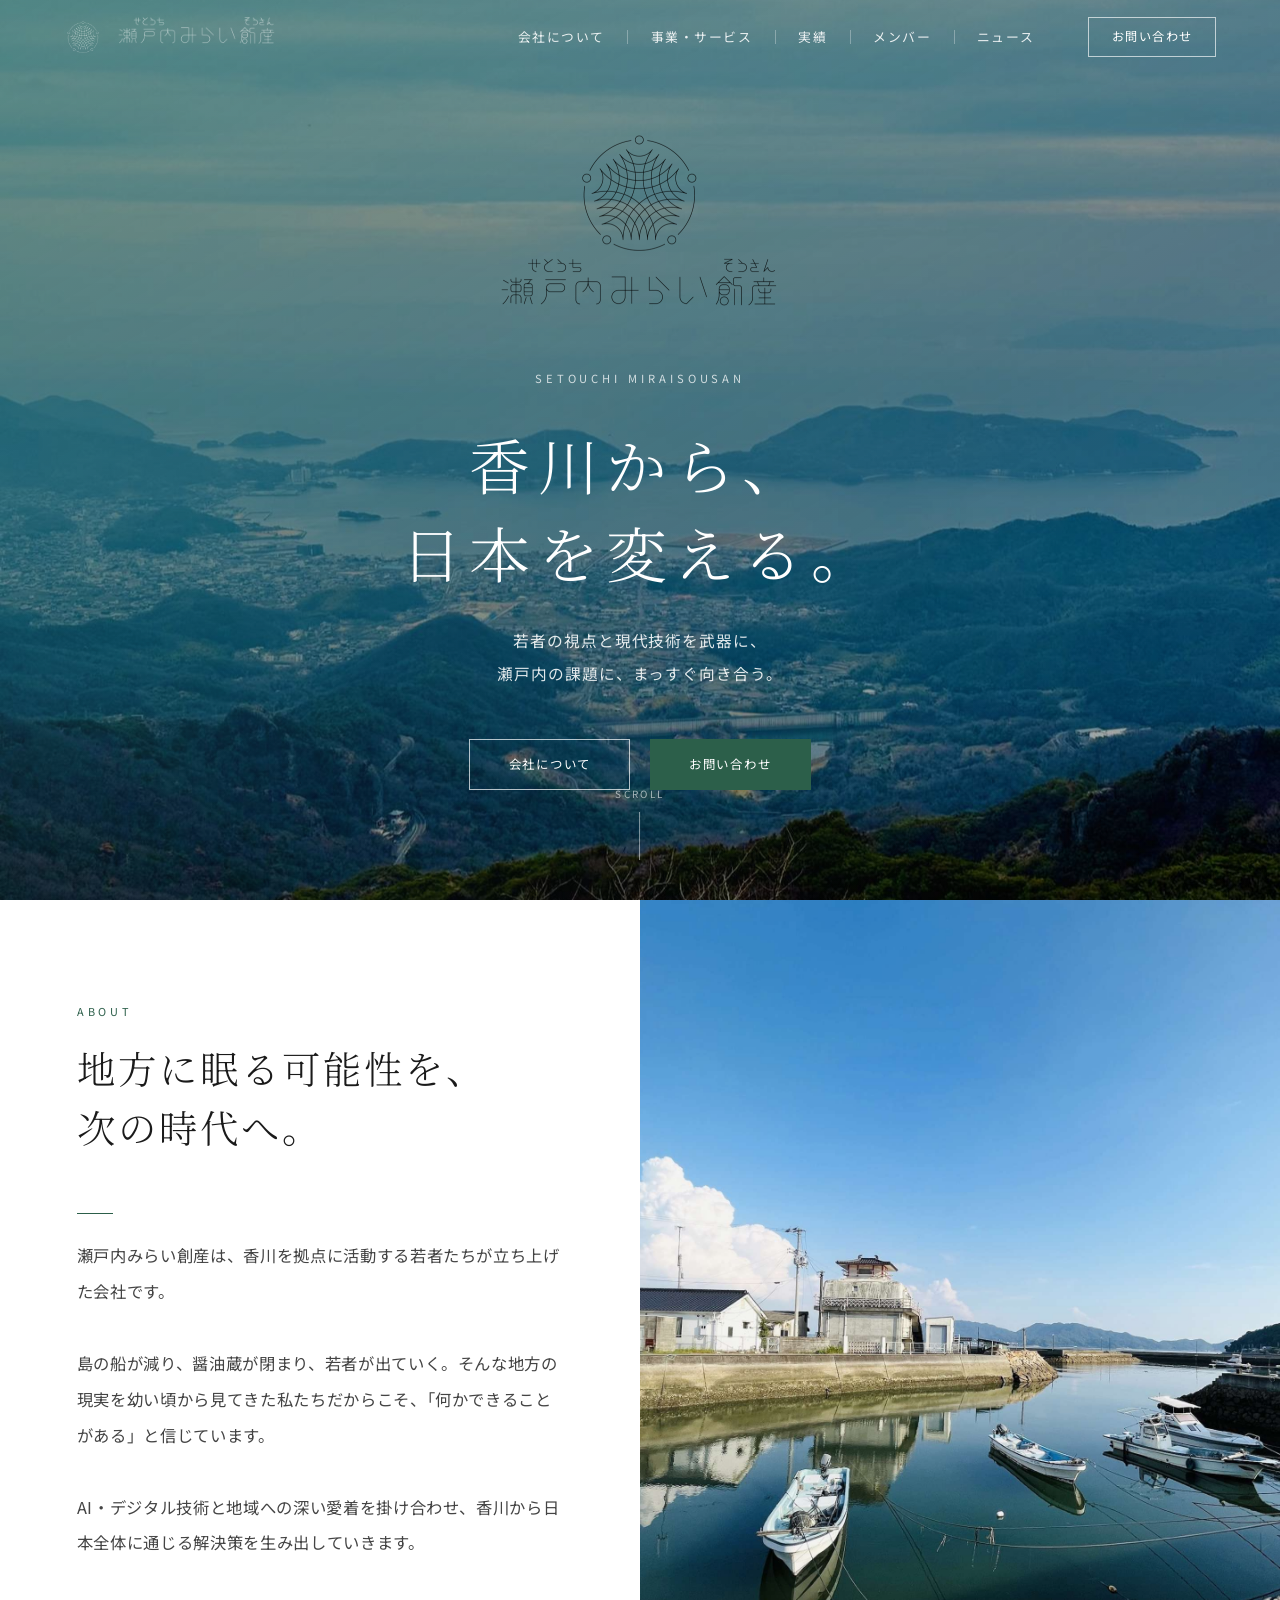
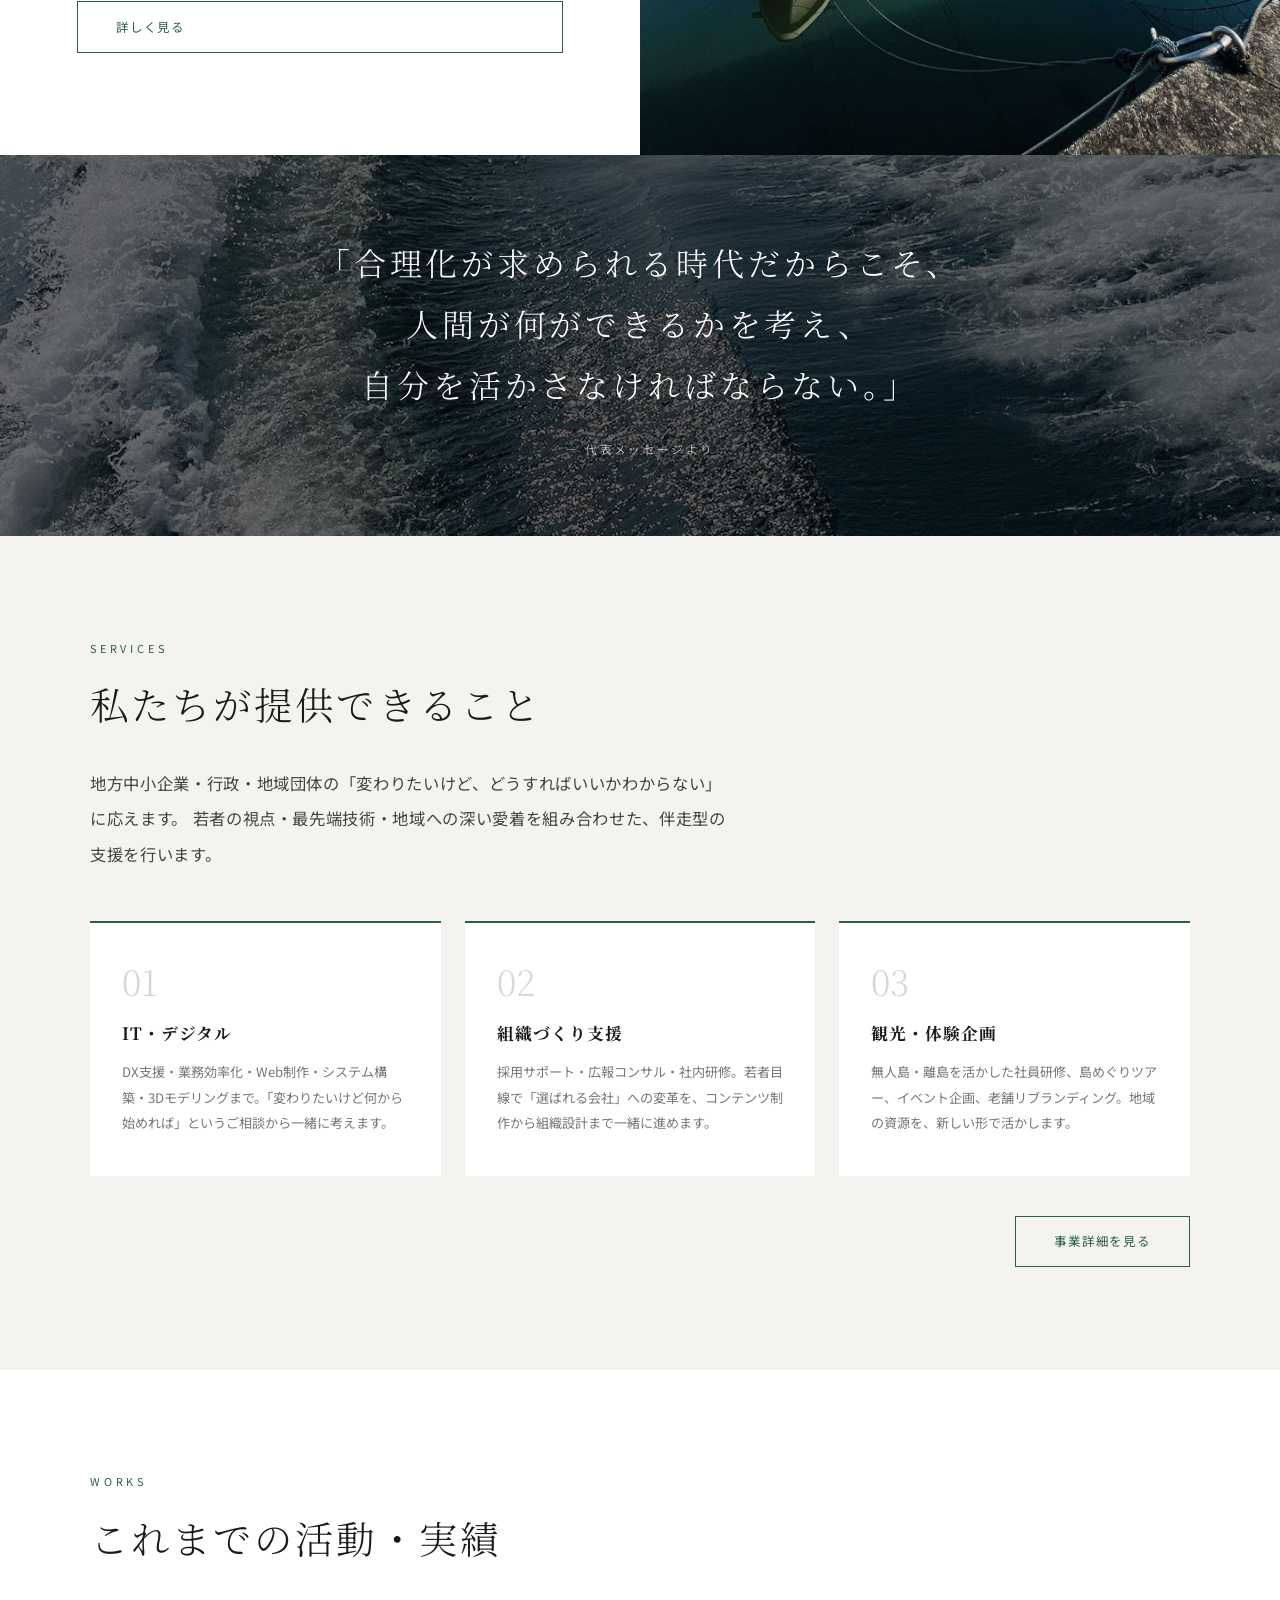
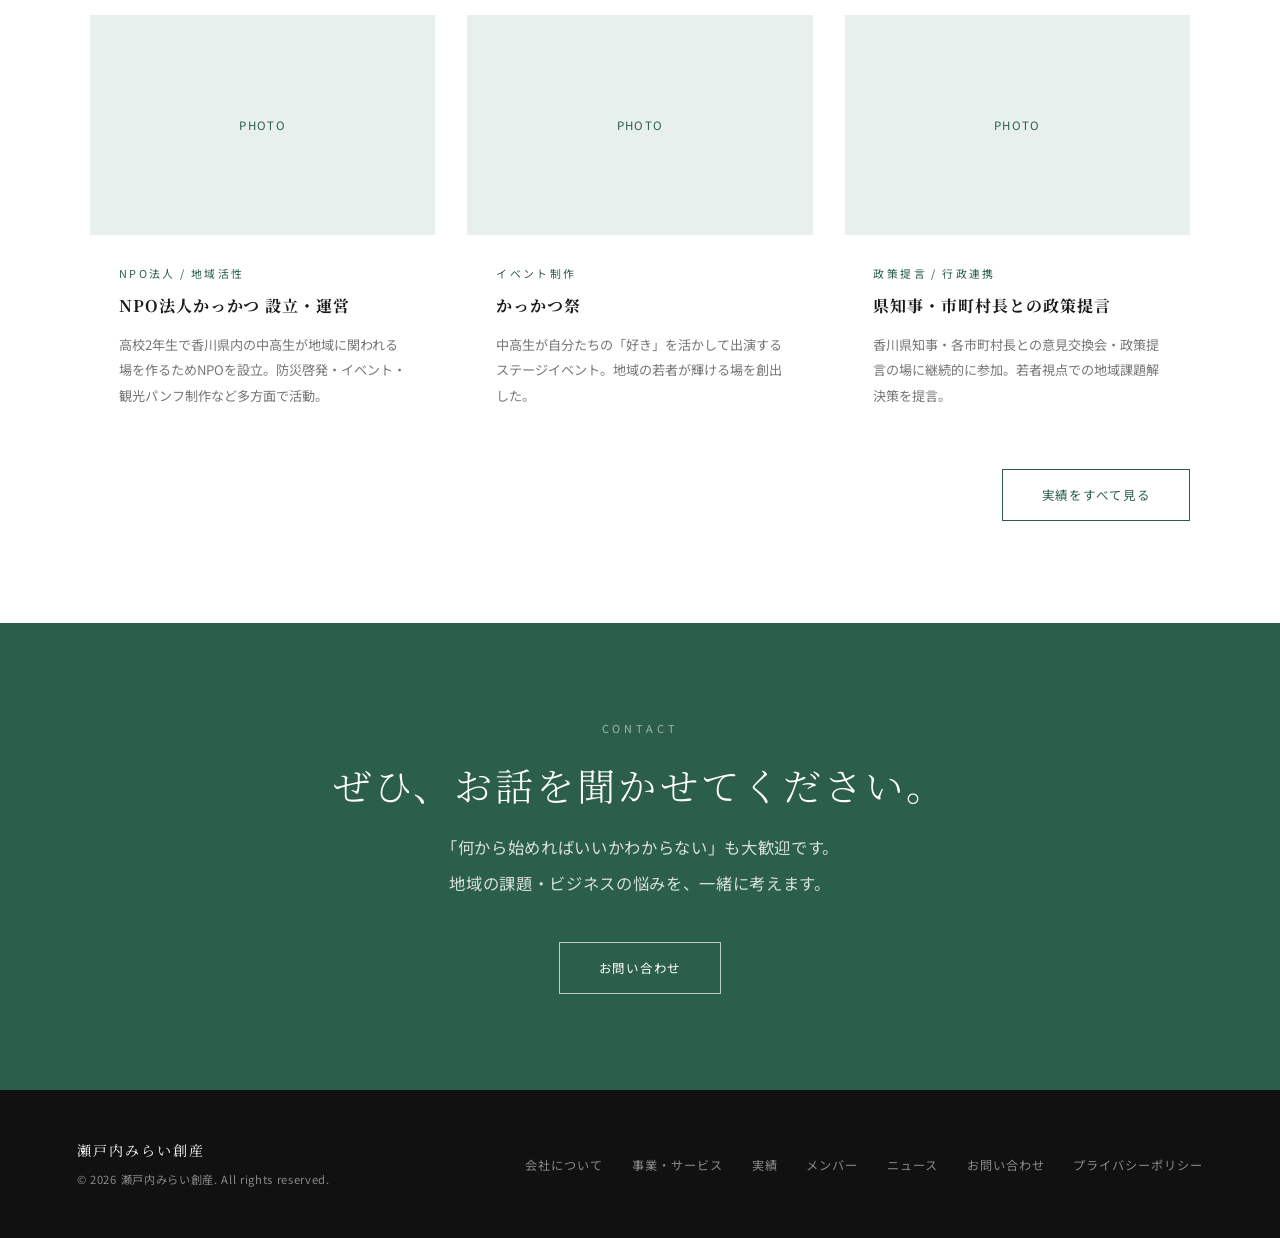
<file: index.html>
<!DOCTYPE html>
<html lang="ja">
<head>
  <meta charset="UTF-8">
  <meta name="viewport" content="width=device-width, initial-scale=1.0">
  <title>瀬戸内みらい創産 — 香川から、日本を変える。</title>
  <meta name="description" content="若者の視点と先端技術で、香川・瀬戸内地域の課題を解決する。株式会社 瀬戸内みらい創産のコーポレートサイト。">
  <link rel="preconnect" href="https://fonts.googleapis.com">
  <link href="https://fonts.googleapis.com/css2?family=Noto+Serif+JP:wght@300;400;700&family=Noto+Sans+JP:wght@300;400;500&display=swap" rel="stylesheet">
  <link rel="stylesheet" href="css/style.css">
</head>
<body>

<!-- ── Navigation ── -->
<nav class="nav" id="nav">
  <div class="nav-bg" aria-hidden="true"></div>
  <a href="index.html" class="nav-logo">
    <img class="nav-logo-mark" src="images/logo-nav-mark.png" alt="" aria-hidden="true">
    <img class="nav-logo-type" src="images/logo-nav-type.png" alt="瀬戸内みらい創産">
  </a>
  <ul class="nav-links">
    <li><a href="about.html">会社について</a></li>
    <li><a href="services.html">事業・サービス</a></li>
    <li><a href="works.html">実績</a></li>
    <li><a href="team.html">メンバー</a></li>
    <li><a href="news.html">ニュース</a></li>
  </ul>
  <a href="contact.html" class="nav-cta">お問い合わせ</a>
  <div class="nav-hamburger" id="hamburger">
    <div class="hamburger-lines">
      <span></span><span></span><span></span>
    </div>
  </div>
</nav>
<div class="nav-mobile" id="navMobile">
  <a href="about.html">会社について</a>
  <a href="services.html">事業・サービス</a>
  <a href="works.html">実績</a>
  <a href="team.html">メンバー</a>
  <a href="news.html">ニュース</a>
  <a href="contact.html">お問い合わせ</a>
</div>

<!-- ── Hero ── -->
<section class="hero">
  <div class="hero-bg" style="background-image: url('images/hero.jpg');"></div>
  <div class="hero-overlay"></div>
  <div class="hero-content">
    <img class="hero-logo-combined" src="images/logo-hero.png" alt="瀬戸内みらい創産">
    <p class="hero-eyebrow">Setouchi Miraisousan</p>
    <h1 class="hero-title">香川から、<br>日本を変える。</h1>
    <p class="hero-sub">
      若者の視点と現代技術を武器に、<br>
      瀬戸内の課題に、まっすぐ向き合う。
    </p>
    <div class="hero-actions">
      <a href="about.html" class="btn btn-white">会社について</a>
      <a href="contact.html" class="btn btn-fill">お問い合わせ</a>
    </div>
  </div>
  <div class="hero-scroll-indicator">SCROLL</div>
</section>

<!-- ── About Intro ── -->
<div class="intro-section">
  <div class="intro-text">
    <p class="section-label fade-up">About</p>
    <h2 class="section-title fade-up delay-1">地方に眠る可能性を、<br>次の時代へ。</h2>
    <div class="divider-line fade-up delay-2"></div>
    <p class="section-lead fade-up delay-2">
      瀬戸内みらい創産は、香川を拠点に活動する若者たちが立ち上げた会社です。<br><br>
      島の船が減り、醤油蔵が閉まり、若者が出ていく。そんな地方の現実を幼い頃から見てきた私たちだからこそ、「何かできることがある」と信じています。<br><br>
      AI・デジタル技術と地域への深い愛着を掛け合わせ、香川から日本全体に通じる解決策を生み出していきます。
    </p>
    <a href="about.html" class="btn fade-up delay-3" style="margin-top: 2.5rem;">詳しく見る</a>
  </div>
  <div class="intro-image">
    <img
      src="images/about-side.jpg"
      alt="瀬戸内の自然"
      loading="lazy"
    >
  </div>
</div>

<!-- ── Philosophy Strip ── -->
<div class="quote-strip">
  <div class="quote-strip-bg" style="background-image: url('images/ocean.jpg');"></div>
  <div class="quote-strip-content fade-up">
    <p class="quote-strip-text">
      「合理化が求められる時代だからこそ、<br>
      人間が何ができるかを考え、<br>
      自分を活かさなければならない。」
    </p>
    <p class="quote-strip-source">— 代表メッセージより</p>
  </div>
</div>

<!-- ── Services Overview ── -->
<section class="services-section">
  <div class="section-inner">
    <p class="section-label fade-up">Services</p>
    <h2 class="section-title fade-up delay-1">私たちが提供できること</h2>
    <p class="section-lead fade-up delay-2">
      地方中小企業・行政・地域団体の「変わりたいけど、どうすればいいかわからない」に応えます。
      若者の視点・最先端技術・地域への深い愛着を組み合わせた、伴走型の支援を行います。
    </p>
    <div class="services-grid">
      <div class="service-card fade-up delay-1">
        <div class="service-card-num">01</div>
        <h3 class="service-card-title">IT・デジタル</h3>
        <p class="service-card-desc">DX支援・業務効率化・Web制作・システム構築・3Dモデリングまで。「変わりたいけど何から始めれば」というご相談から一緒に考えます。</p>
      </div>
      <div class="service-card fade-up delay-2">
        <div class="service-card-num">02</div>
        <h3 class="service-card-title">組織づくり支援</h3>
        <p class="service-card-desc">採用サポート・広報コンサル・社内研修。若者目線で「選ばれる会社」への変革を、コンテンツ制作から組織設計まで一緒に進めます。</p>
      </div>
      <div class="service-card fade-up delay-3">
        <div class="service-card-num">03</div>
        <h3 class="service-card-title">観光・体験企画</h3>
        <p class="service-card-desc">無人島・離島を活かした社員研修、島めぐりツアー、イベント企画、老舗リブランディング。地域の資源を、新しい形で活かします。</p>
      </div>
    </div>
    <div style="margin-top: 2.5rem; text-align: right;">
      <a href="services.html" class="btn fade-up">事業詳細を見る</a>
    </div>
  </div>
</section>

<!-- ── Works Teaser ── -->
<section class="bg-white">
  <div class="section-inner">
    <p class="section-label fade-up">Works</p>
    <h2 class="section-title fade-up delay-1">これまでの活動・実績</h2>
    <div class="works-grid">
      <div class="work-card fade-up delay-1">
        <div class="work-card-img">
          <div class="work-placeholder">PHOTO</div>
        </div>
        <div class="work-card-body">
          <p class="work-card-cat">NPO法人 / 地域活性</p>
          <h3 class="work-card-title">NPO法人かっかつ 設立・運営</h3>
          <p class="work-card-desc">高校2年生で香川県内の中高生が地域に関われる場を作るためNPOを設立。防災啓発・イベント・観光パンフ制作など多方面で活動。</p>
        </div>
      </div>
      <div class="work-card fade-up delay-2">
        <div class="work-card-img">
          <div class="work-placeholder">PHOTO</div>
        </div>
        <div class="work-card-body">
          <p class="work-card-cat">イベント制作</p>
          <h3 class="work-card-title">かっかつ祭</h3>
          <p class="work-card-desc">中高生が自分たちの「好き」を活かして出演するステージイベント。地域の若者が輝ける場を創出した。</p>
        </div>
      </div>
      <div class="work-card fade-up delay-3">
        <div class="work-card-img">
          <div class="work-placeholder">PHOTO</div>
        </div>
        <div class="work-card-body">
          <p class="work-card-cat">政策提言 / 行政連携</p>
          <h3 class="work-card-title">県知事・市町村長との政策提言</h3>
          <p class="work-card-desc">香川県知事・各市町村長との意見交換会・政策提言の場に継続的に参加。若者視点での地域課題解決策を提言。</p>
        </div>
      </div>
    </div>
    <div style="margin-top: 2rem; text-align: right;">
      <a href="works.html" class="btn fade-up">実績をすべて見る</a>
    </div>
  </div>
</section>

<!-- ── CTA ── -->
<section class="cta-section">
  <div class="section-inner">
    <p class="section-label fade-up">Contact</p>
    <h2 class="section-title fade-up delay-1">ぜひ、お話を聞かせてください。</h2>
    <p class="section-lead fade-up delay-2">
      「何から始めればいいかわからない」も大歓迎です。<br>
      地域の課題・ビジネスの悩みを、一緒に考えます。
    </p>
    <a href="contact.html" class="btn btn-white fade-up delay-3">お問い合わせ</a>
  </div>
</section>

<!-- ── Footer ── -->
<div class="coastline-shikoku" aria-hidden="true"></div>
<footer class="footer">
  <div class="footer-left">
    <p class="footer-logo">瀬戸内みらい創産</p>
    <p class="footer-copy">© 2026 瀬戸内みらい創産. All rights reserved.</p>
  </div>
  <ul class="footer-links">
    <li><a href="about.html">会社について</a></li>
    <li><a href="services.html">事業・サービス</a></li>
    <li><a href="works.html">実績</a></li>
    <li><a href="team.html">メンバー</a></li>
    <li><a href="news.html">ニュース</a></li>
    <li><a href="contact.html">お問い合わせ</a></li>
    <li><a href="privacy.html">プライバシーポリシー</a></li>
  </ul>
</footer>

<script src="js/main.js"></script>
</body>
</html>
</file>
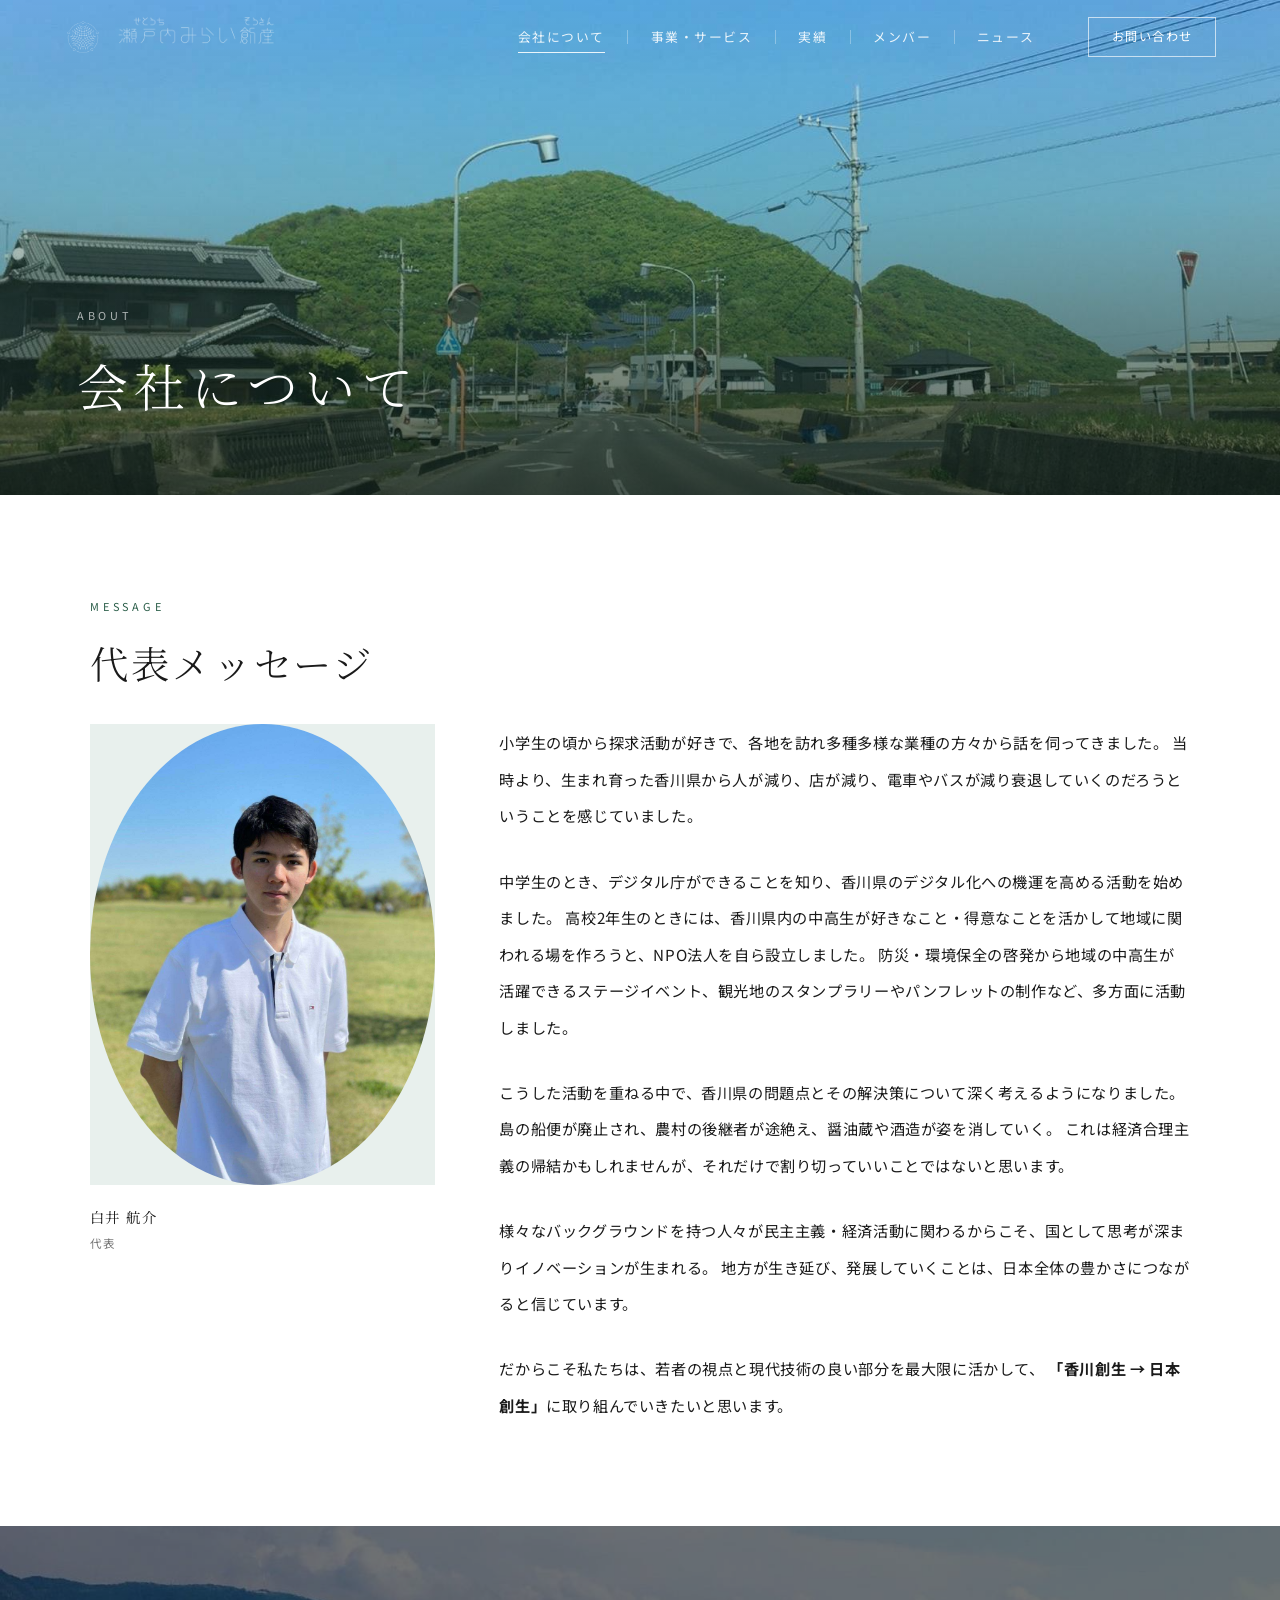
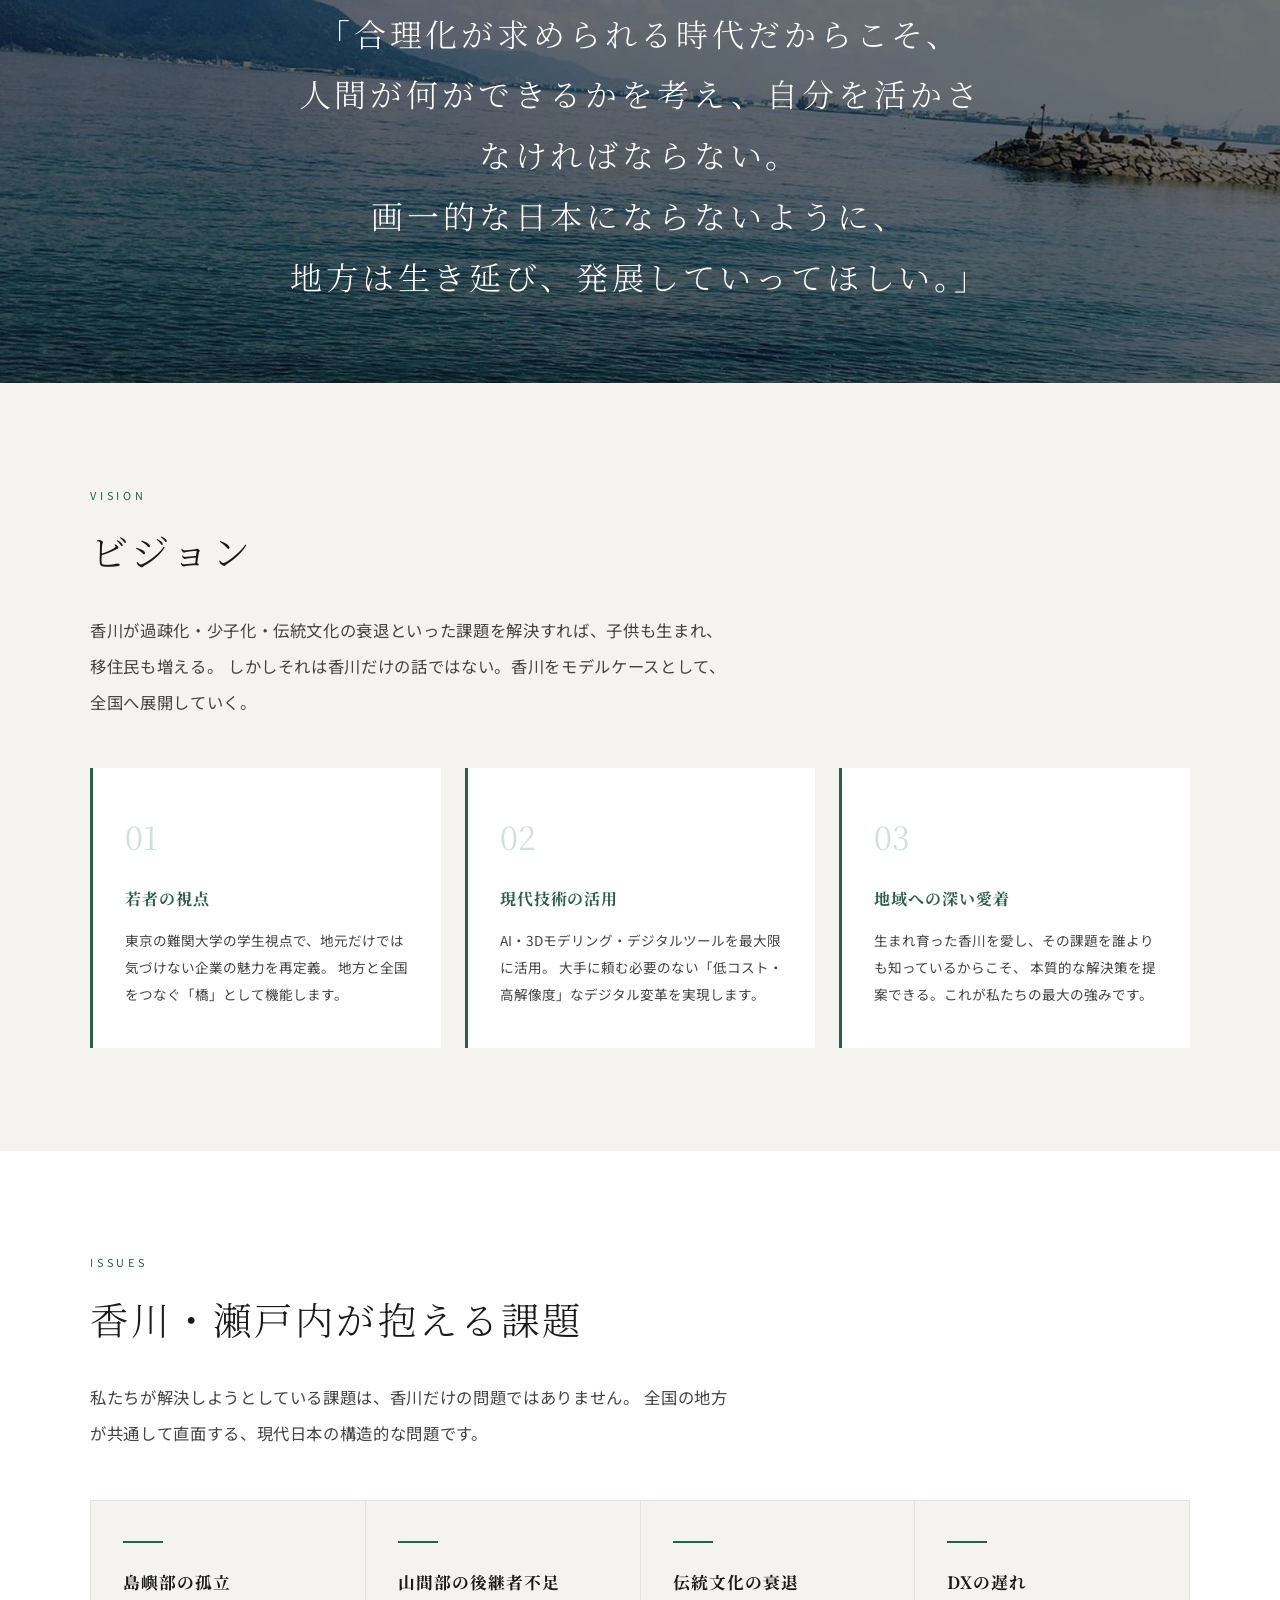
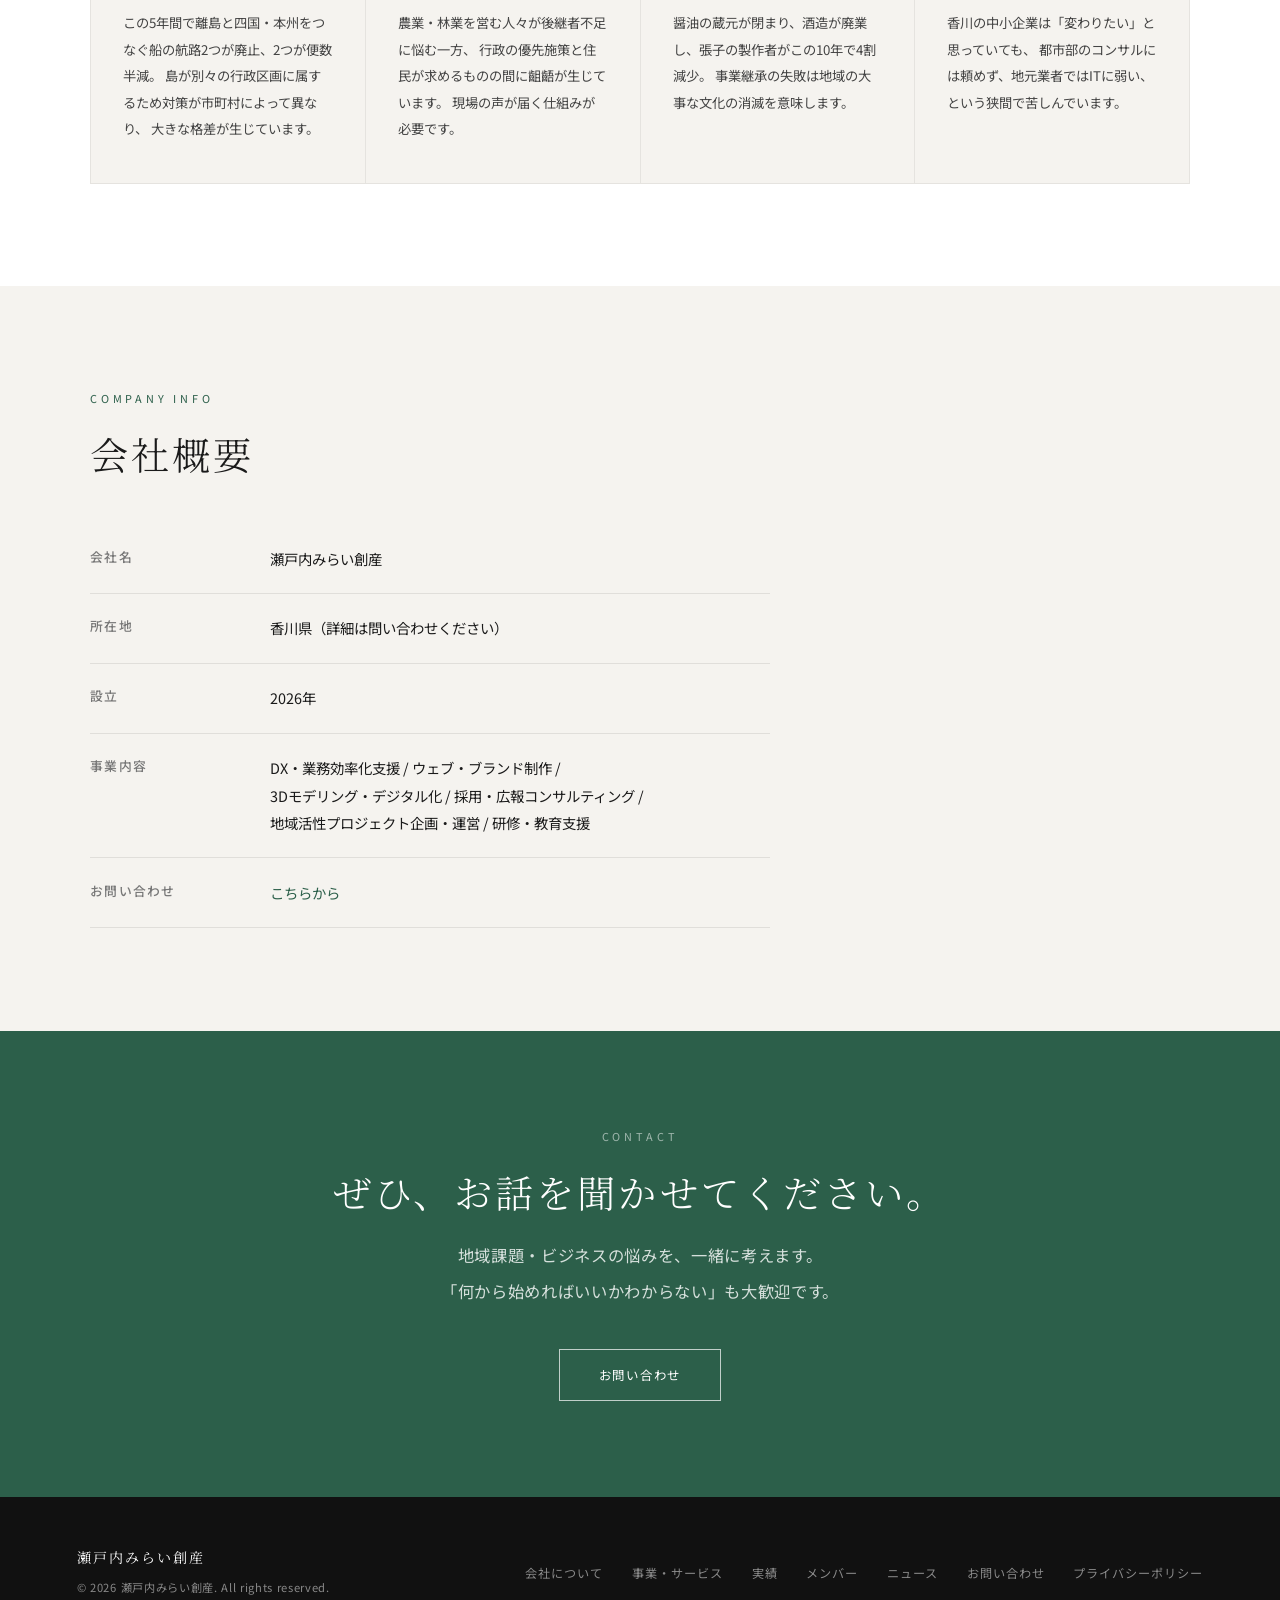
<file: about.html>
<!DOCTYPE html>
<html lang="ja">
<head>
  <meta charset="UTF-8">
  <meta name="viewport" content="width=device-width, initial-scale=1.0">
  <title>会社について | 瀬戸内みらい創産</title>
  <meta name="description" content="瀬戸内みらい創産の会社概要・ビジョン・代表メッセージ。香川創生から日本創生へ。">
  <link rel="preconnect" href="https://fonts.googleapis.com">
  <link href="https://fonts.googleapis.com/css2?family=Noto+Serif+JP:wght@300;400;700&family=Noto+Sans+JP:wght@300;400;500&display=swap" rel="stylesheet">
  <link rel="stylesheet" href="css/style.css">
</head>
<body>

<!-- ── Navigation ── -->
<nav class="nav" id="nav">
  <div class="nav-bg" aria-hidden="true"></div>
  <a href="index.html" class="nav-logo">
    <img class="nav-logo-mark" src="images/logo-nav-mark.png" alt="" aria-hidden="true">
    <img class="nav-logo-type" src="images/logo-nav-type.png" alt="瀬戸内みらい創産">
  </a>
  <ul class="nav-links">
    <li><a href="about.html">会社について</a></li>
    <li><a href="services.html">事業・サービス</a></li>
    <li><a href="works.html">実績</a></li>
    <li><a href="team.html">メンバー</a></li>
    <li><a href="news.html">ニュース</a></li>
  </ul>
  <a href="contact.html" class="nav-cta">お問い合わせ</a>
  <div class="nav-hamburger" id="hamburger">
    <div class="hamburger-lines">
      <span></span><span></span><span></span>
    </div>
  </div>
</nav>
<div class="nav-mobile" id="navMobile">
  <a href="about.html">会社について</a>
  <a href="services.html">事業・サービス</a>
  <a href="works.html">実績</a>
  <a href="team.html">メンバー</a>
  <a href="news.html">ニュース</a>
  <a href="contact.html">お問い合わせ</a>
</div>

<!-- ── Page Hero ── -->
<div class="page-hero">
  <div class="page-hero-bg" style="background-image: url('images/countryside.jpg');"></div>
  <div class="page-hero-overlay"></div>
  <div class="page-hero-content">
    <p class="page-hero-label">About</p>
    <h1 class="page-hero-title">会社について</h1>
  </div>
</div>

<!-- ── 代表メッセージ ── -->
<section class="message-section">
  <div class="section-inner">
    <p class="section-label fade-up">Message</p>
    <h2 class="section-title fade-up delay-1">代表メッセージ</h2>
    <div class="message-layout">
      <div class="message-portrait fade-up delay-1">
        <div class="message-portrait-img">
          <img src="images/team-shirai.jpg" alt="白井 航介" style="width:100%;height:100%;object-fit:cover;border-radius:50%;">
        </div>
        <p class="message-portrait-name">白井 航介</p>
        <p class="message-portrait-role">代表</p>
      </div>
      <div class="message-body fade-up delay-2">
        <p>
          小学生の頃から探求活動が好きで、各地を訪れ多種多様な業種の方々から話を伺ってきました。
          当時より、生まれ育った香川県から人が減り、店が減り、電車やバスが減り衰退していくのだろうということを感じていました。
        </p>
        <p>
          中学生のとき、デジタル庁ができることを知り、香川県のデジタル化への機運を高める活動を始めました。
          高校2年生のときには、香川県内の中高生が好きなこと・得意なことを活かして地域に関われる場を作ろうと、NPO法人を自ら設立しました。
          防災・環境保全の啓発から地域の中高生が活躍できるステージイベント、観光地のスタンプラリーやパンフレットの制作など、多方面に活動しました。
        </p>
        <p>
          こうした活動を重ねる中で、香川県の問題点とその解決策について深く考えるようになりました。
          島の船便が廃止され、農村の後継者が途絶え、醤油蔵や酒造が姿を消していく。
          これは経済合理主義の帰結かもしれませんが、それだけで割り切っていいことではないと思います。
        </p>
        <p>
          様々なバックグラウンドを持つ人々が民主主義・経済活動に関わるからこそ、国として思考が深まりイノベーションが生まれる。
          地方が生き延び、発展していくことは、日本全体の豊かさにつながると信じています。
        </p>
        <p>
          だからこそ私たちは、若者の視点と現代技術の良い部分を最大限に活かして、
          <strong>「香川創生 → 日本創生」</strong>に取り組んでいきたいと思います。
        </p>
      </div>
    </div>
  </div>
</section>

<!-- ── Philosophy Quote Strip ── -->
<div class="quote-strip">
  <div class="quote-strip-bg" style="background-image: url('images/river.jpg');"></div>
  <div class="quote-strip-content fade-up">
    <p class="quote-strip-text">
      「合理化が求められる時代だからこそ、<br>
      人間が何ができるかを考え、自分を活かさなければならない。<br>
      画一的な日本にならないように、<br>
      地方は生き延び、発展していってほしい。」
    </p>
  </div>
</div>

<!-- ── Vision ── -->
<section class="bg-cream">
  <div class="section-inner">
    <p class="section-label fade-up">Vision</p>
    <h2 class="section-title fade-up delay-1">ビジョン</h2>
    <p class="section-lead fade-up delay-2">
      香川が過疎化・少子化・伝統文化の衰退といった課題を解決すれば、子供も生まれ、移住民も増える。
      しかしそれは香川だけの話ではない。香川をモデルケースとして、全国へ展開していく。
    </p>
    <div class="vision-grid" style="margin-top: 3rem;">
      <div class="vision-card fade-up delay-1">
        <div class="vision-card-num">01</div>
        <h3 class="vision-card-title">若者の視点</h3>
        <p class="vision-card-text">
          東京の難関大学の学生視点で、地元だけでは気づけない企業の魅力を再定義。
          地方と全国をつなぐ「橋」として機能します。
        </p>
      </div>
      <div class="vision-card fade-up delay-2">
        <div class="vision-card-num">02</div>
        <h3 class="vision-card-title">現代技術の活用</h3>
        <p class="vision-card-text">
          AI・3Dモデリング・デジタルツールを最大限に活用。
          大手に頼む必要のない「低コスト・高解像度」なデジタル変革を実現します。
        </p>
      </div>
      <div class="vision-card fade-up delay-3">
        <div class="vision-card-num">03</div>
        <h3 class="vision-card-title">地域への深い愛着</h3>
        <p class="vision-card-text">
          生まれ育った香川を愛し、その課題を誰よりも知っているからこそ、
          本質的な解決策を提案できる。これが私たちの最大の強みです。
        </p>
      </div>
    </div>
  </div>
</section>

<!-- ── 課題認識 ── -->
<section class="issues-section">
  <div class="section-inner">
    <p class="section-label fade-up">Issues</p>
    <h2 class="section-title fade-up delay-1">香川・瀬戸内が抱える課題</h2>
    <p class="section-lead fade-up delay-2">
      私たちが解決しようとしている課題は、香川だけの問題ではありません。
      全国の地方が共通して直面する、現代日本の構造的な問題です。
    </p>
    <div class="issues-grid">
      <div class="issue-item fade-up delay-1">
        <div class="issue-icon"></div>
        <h3 class="issue-title">島嶼部の孤立</h3>
        <p class="issue-text">
          この5年間で離島と四国・本州をつなぐ船の航路2つが廃止、2つが便数半減。
          島が別々の行政区画に属するため対策が市町村によって異なり、
          大きな格差が生じています。
        </p>
      </div>
      <div class="issue-item fade-up delay-2">
        <div class="issue-icon"></div>
        <h3 class="issue-title">山間部の後継者不足</h3>
        <p class="issue-text">
          農業・林業を営む人々が後継者不足に悩む一方、
          行政の優先施策と住民が求めるものの間に齟齬が生じています。
          現場の声が届く仕組みが必要です。
        </p>
      </div>
      <div class="issue-item fade-up delay-3">
        <div class="issue-icon"></div>
        <h3 class="issue-title">伝統文化の衰退</h3>
        <p class="issue-text">
          醤油の蔵元が閉まり、酒造が廃業し、張子の製作者がこの10年で4割減少。
          事業継承の失敗は地域の大事な文化の消滅を意味します。
        </p>
      </div>
      <div class="issue-item fade-up delay-1">
        <div class="issue-icon"></div>
        <h3 class="issue-title">DXの遅れ</h3>
        <p class="issue-text">
          香川の中小企業は「変わりたい」と思っていても、
          都市部のコンサルには頼めず、地元業者ではITに弱い、
          という狭間で苦しんでいます。
        </p>
      </div>
    </div>
  </div>
</section>

<!-- ── 会社概要 ── -->
<section class="info-section">
  <div class="section-inner">
    <p class="section-label fade-up">Company Info</p>
    <h2 class="section-title fade-up delay-1">会社概要</h2>
    <table class="info-table fade-up delay-2">
      <tr>
        <th>会社名</th>
        <td>瀬戸内みらい創産</td>
      </tr>
      <tr>
        <th>所在地</th>
        <td>香川県（詳細は問い合わせください）</td>
      </tr>
      <tr>
        <th>設立</th>
        <td>2026年</td>
      </tr>
      <tr>
        <th>事業内容</th>
        <td>
          DX・業務効率化支援 / ウェブ・ブランド制作 /<br>
          3Dモデリング・デジタル化 / 採用・広報コンサルティング /<br>
          地域活性プロジェクト企画・運営 / 研修・教育支援
        </td>
      </tr>
      <tr>
        <th>お問い合わせ</th>
        <td><a href="contact.html" style="color: var(--primary);">こちらから</a></td>
      </tr>
    </table>
  </div>
</section>

<!-- ── CTA ── -->
<section class="cta-section">
  <div class="section-inner">
    <p class="section-label fade-up">Contact</p>
    <h2 class="section-title fade-up delay-1">ぜひ、お話を聞かせてください。</h2>
    <p class="section-lead fade-up delay-2">
      地域課題・ビジネスの悩みを、一緒に考えます。<br>
      「何から始めればいいかわからない」も大歓迎です。
    </p>
    <a href="contact.html" class="btn btn-white fade-up delay-3">お問い合わせ</a>
  </div>
</section>

<!-- ── Footer ── -->
<div class="coastline-shikoku" aria-hidden="true"></div>
<footer class="footer">
  <div class="footer-left">
    <p class="footer-logo">瀬戸内みらい創産</p>
    <p class="footer-copy">© 2026 瀬戸内みらい創産. All rights reserved.</p>
  </div>
  <ul class="footer-links">
    <li><a href="about.html">会社について</a></li>
    <li><a href="services.html">事業・サービス</a></li>
    <li><a href="works.html">実績</a></li>
    <li><a href="team.html">メンバー</a></li>
    <li><a href="news.html">ニュース</a></li>
    <li><a href="contact.html">お問い合わせ</a></li>
    <li><a href="privacy.html">プライバシーポリシー</a></li>
  </ul>
</footer>

<script src="js/main.js"></script>
</body>
</html>
</file>
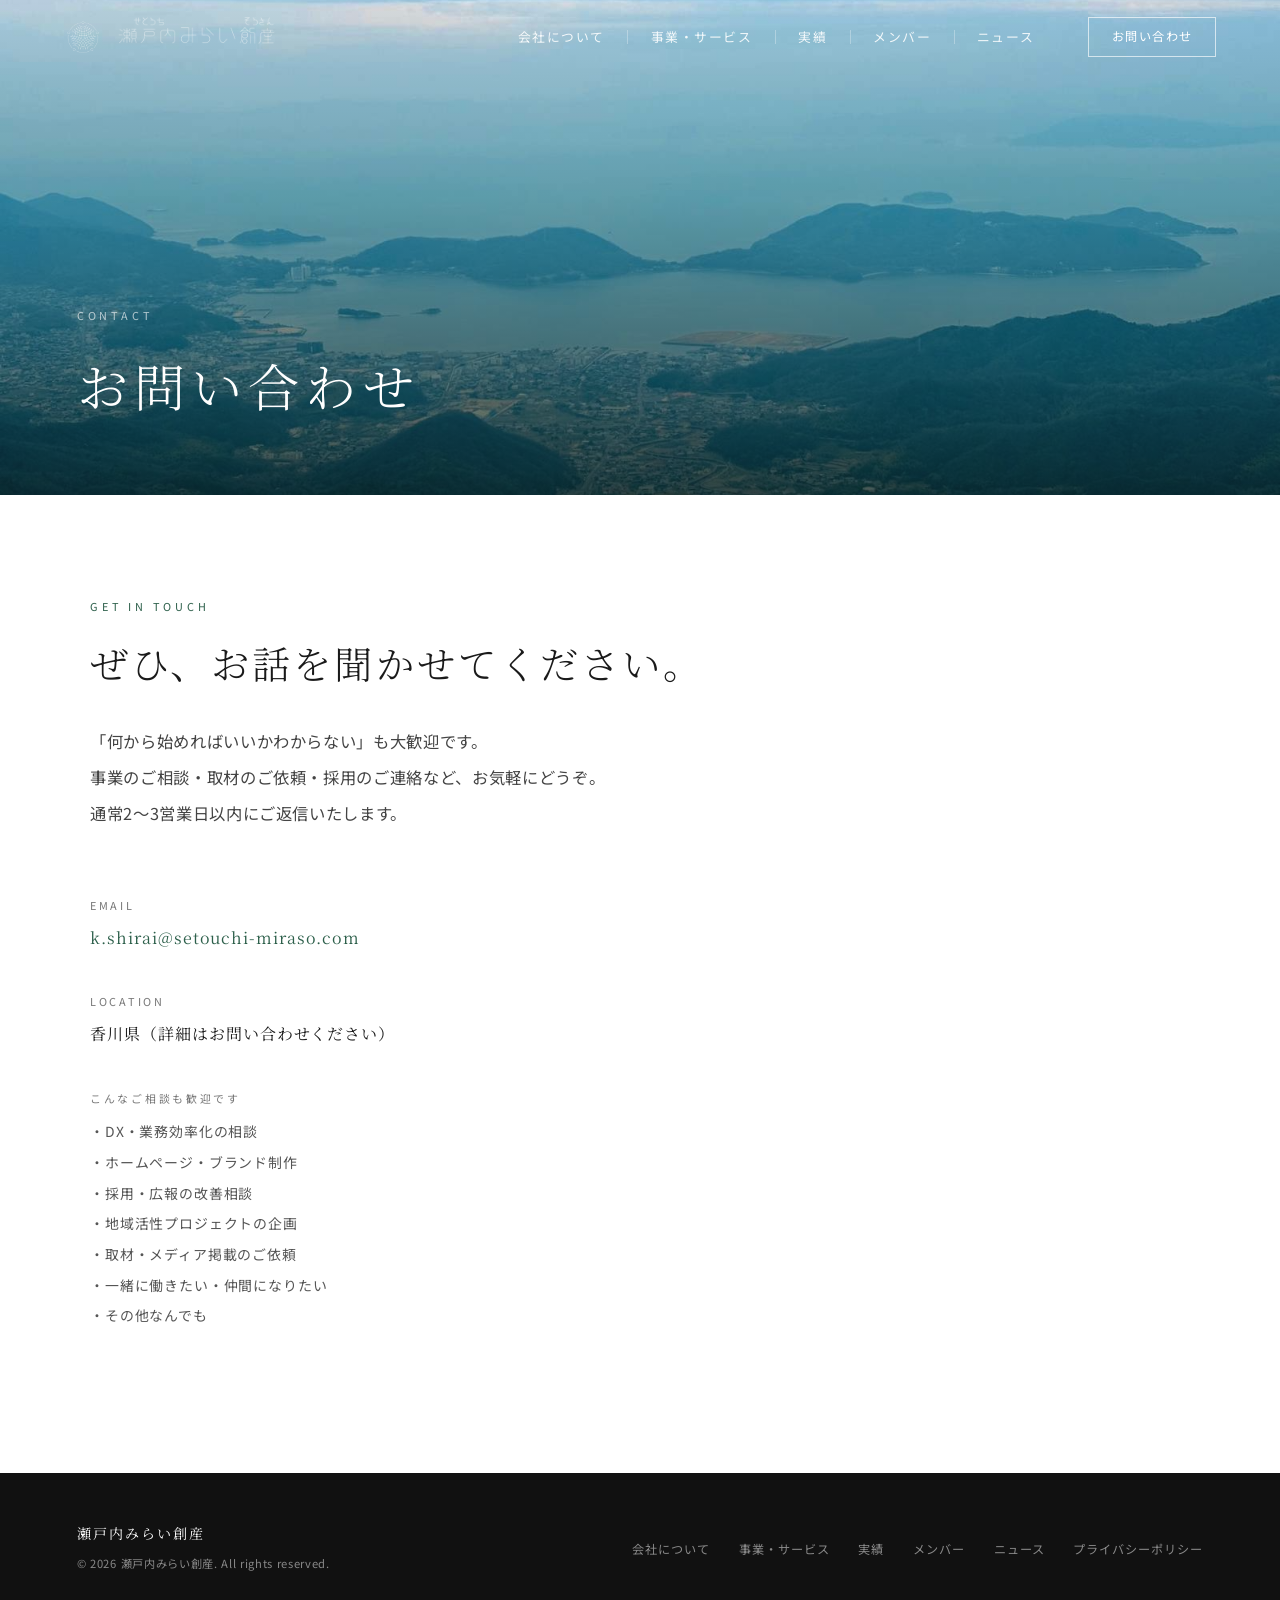
<file: contact.html>
<!DOCTYPE html>
<html lang="ja">
<head>
  <meta charset="UTF-8">
  <meta name="viewport" content="width=device-width, initial-scale=1.0">
  <title>お問い合わせ | 瀬戸内みらい創産</title>
  <meta name="description" content="瀬戸内みらい創産へのお問い合わせ。事業相談・取材・採用など、お気軽にご連絡ください。">
  <link rel="preconnect" href="https://fonts.googleapis.com">
  <link href="https://fonts.googleapis.com/css2?family=Noto+Serif+JP:wght@300;400;700&family=Noto+Sans+JP:wght@300;400;500&display=swap" rel="stylesheet">
  <link rel="stylesheet" href="css/style.css">
</head>
<body>

<!-- ── Navigation ── -->
<nav class="nav" id="nav">
  <div class="nav-bg" aria-hidden="true"></div>
  <a href="index.html" class="nav-logo">
    <img class="nav-logo-mark" src="images/logo-nav-mark.png" alt="" aria-hidden="true">
    <img class="nav-logo-type" src="images/logo-nav-type.png" alt="瀬戸内みらい創産">
  </a>
  <ul class="nav-links">
    <li><a href="about.html">会社について</a></li>
    <li><a href="services.html">事業・サービス</a></li>
    <li><a href="works.html">実績</a></li>
    <li><a href="team.html">メンバー</a></li>
    <li><a href="news.html">ニュース</a></li>
  </ul>
  <a href="contact.html" class="nav-cta">お問い合わせ</a>
  <div class="nav-hamburger" id="hamburger">
    <div class="hamburger-lines">
      <span></span><span></span><span></span>
    </div>
  </div>
</nav>
<div class="nav-mobile" id="navMobile">
  <a href="about.html">会社について</a>
  <a href="services.html">事業・サービス</a>
  <a href="works.html">実績</a>
  <a href="team.html">メンバー</a>
  <a href="news.html">ニュース</a>
  <a href="contact.html">お問い合わせ</a>
</div>

<!-- ── Page Hero ── -->
<div class="page-hero">
  <div class="page-hero-bg" style="background-image: url('images/hero.jpg');"></div>
  <div class="page-hero-overlay"></div>
  <div class="page-hero-content">
    <p class="page-hero-label">Contact</p>
    <h1 class="page-hero-title">お問い合わせ</h1>
  </div>
</div>

<!-- ── Contact Body ── -->
<section class="bg-white">
  <div class="section-inner">
    <p class="section-label fade-up">Get in Touch</p>
    <h2 class="section-title fade-up delay-1">ぜひ、お話を聞かせてください。</h2>
    <p class="section-lead fade-up delay-2" style="margin-bottom: 4rem;">
      「何から始めればいいかわからない」も大歓迎です。<br>
      事業のご相談・取材のご依頼・採用のご連絡など、お気軽にどうぞ。<br>
      通常2〜3営業日以内にご返信いたします。
    </p>

    <div class="fade-up delay-1">
      <div class="contact-info-block">
        <p class="contact-info-label">Email</p>
        <p class="contact-info-value">
          <a href="mailto:k.shirai@setouchi-miraso.com">k.shirai@setouchi-miraso.com</a>
        </p>
      </div>
      <div class="contact-info-block">
        <p class="contact-info-label">Location</p>
        <p class="contact-info-value">香川県（詳細はお問い合わせください）</p>
      </div>
      <div class="contact-info-block">
        <p class="contact-info-label">こんなご相談も歓迎です</p>
        <p class="contact-info-value" style="font-family: var(--sans); font-size: 0.87rem; line-height: 2.2; color: #555;">
          ・DX・業務効率化の相談<br>
          ・ホームページ・ブランド制作<br>
          ・採用・広報の改善相談<br>
          ・地域活性プロジェクトの企画<br>
          ・取材・メディア掲載のご依頼<br>
          ・一緒に働きたい・仲間になりたい<br>
          ・その他なんでも
        </p>
      </div>
    </div>

  </div>
</section>

<!-- ── Footer ── -->
<div class="coastline-shikoku" aria-hidden="true"></div>
<footer class="footer">
  <div class="footer-left">
    <p class="footer-logo">瀬戸内みらい創産</p>
    <p class="footer-copy">© 2026 瀬戸内みらい創産. All rights reserved.</p>
  </div>
  <ul class="footer-links">
    <li><a href="about.html">会社について</a></li>
    <li><a href="services.html">事業・サービス</a></li>
    <li><a href="works.html">実績</a></li>
    <li><a href="team.html">メンバー</a></li>
    <li><a href="news.html">ニュース</a></li>
    <li><a href="privacy.html">プライバシーポリシー</a></li>
  </ul>
</footer>

<script src="js/main.js"></script>
</body>
</html>
</file>
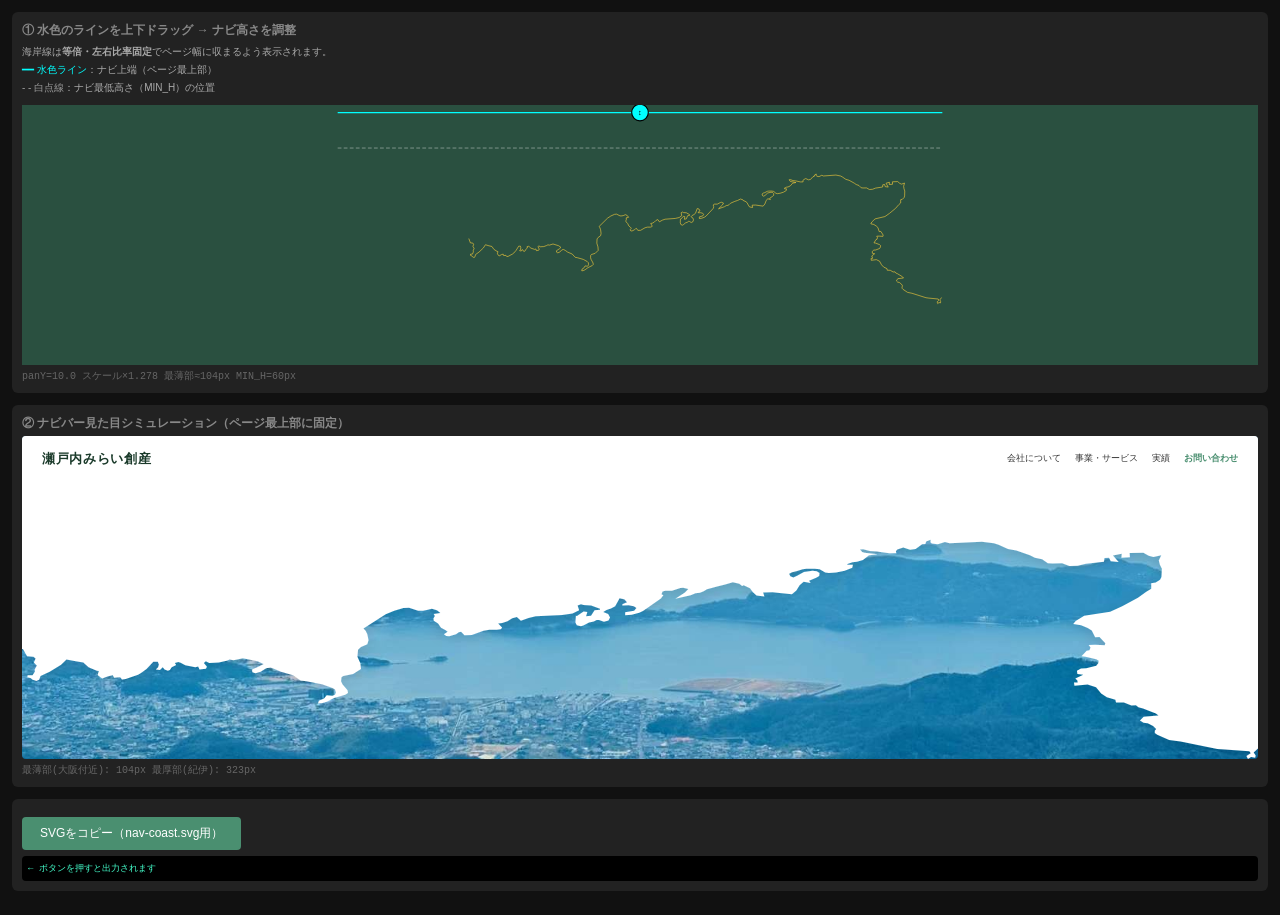
<file: cutline-editor.html>
<!DOCTYPE html>
<html><head><meta charset="UTF-8"><title>ヘッダー形状エディター v6</title>
<style>
* { box-sizing: border-box; margin: 0; padding: 0; }
body { background: #111; color: #eee; font-family: sans-serif; padding: 12px; }
h2 { font-size: 12px; color: #888; margin-bottom: 4px; }
.label { font-size: 10px; color: #aaa; margin-bottom: 8px; line-height: 1.8; }
.panel { background: #222; border-radius: 6px; padding: 10px; margin-bottom: 12px; }
svg { width: 100%; display: block; }
.info { font-size: 10px; color: #666; margin-top: 4px; font-family: monospace; }
.btn { padding: 8px 18px; background: #4a8f70; color: white; border: none; border-radius: 4px; cursor: pointer; font-size: 12px; margin-top: 8px; }
.copy-box { margin-top: 6px; padding: 6px; background: #000; border-radius: 4px; font-size: 9px; font-family: monospace; color: #4fc; word-break: break-all; white-space: pre-wrap; max-height: 100px; overflow-y: auto; }
</style>
</head><body>

<div class="panel">
  <h2>① 水色のラインを上下ドラッグ → ナビ高さを調整</h2>
  <p class="label">
    海岸線は<strong>等倍・左右比率固定</strong>でページ幅に収まるよう表示されます。<br>
    <span style="color:cyan;">━━ 水色ライン</span>：ナビ上端（ページ最上部）<br>
    <span style="color:rgba(255,255,255,0.55);">- - 白点線</span>：ナビ最低高さ（MIN_H）の位置
  </p>
  <svg id="svg1" viewBox="0 0 800 344" style="height:260px; background:#2a5040; touch-action:none;">
    <!-- 全海岸線 -->
    <polyline id="coastAll" fill="none" stroke="rgba(255,210,60,0.65)" stroke-width="1.2"/>
    <!-- 最低高さ基準線 -->
    <line id="minLine" x1="0" x2="800" y1="0" y2="0"
      stroke="rgba(255,255,255,0.5)" stroke-width="1" stroke-dasharray="5,3"/>
    <!-- ナビ上端ライン -->
    <line id="topLine" x1="0" x2="800" y1="0" y2="0"
      stroke="cyan" stroke-width="1.5"/>
    <!-- ドラッグハンドル -->
    <circle id="hPan" r="11" fill="cyan" stroke="#000" stroke-width="1.5" cx="400" cy="0" style="cursor:ns-resize;"/>
    <text id="lPan" font-size="10" fill="#000" text-anchor="middle" font-weight="bold" x="400" y="0" dy="3.8">↕</text>
  </svg>
  <div class="info" id="info1">—</div>
</div>

<div class="panel">
  <h2>② ナビバー見た目シミュレーション（ページ最上部に固定）</h2>
  <div id="previewDiv" style="position:relative; overflow:hidden; border-radius:4px; min-height:30px;">
    <img src="images/hero.jpg" style="position:absolute; top:0; left:0; width:100%; height:100%; object-fit:cover; object-position:center;">
    <svg id="navSvg" preserveAspectRatio="none"
      style="position:absolute; top:0; left:0; width:100%; height:100%; pointer-events:none;">
      <defs>
        <filter id="sf" x="-5%" y="-5%" width="110%" height="120%">
          <feDropShadow dx="0" dy="4" stdDeviation="5" flood-opacity="0.1"/>
        </filter>
      </defs>
      <path id="navFill" fill="white" filter="url(#sf)"/>
    </svg>
    <div style="position:absolute;top:0;left:0;right:0;display:flex;align-items:flex-start;padding:10px 20px 0;z-index:10;">
      <span style="font-size:13px;font-weight:700;color:#1a3a2a;letter-spacing:0.05em;white-space:nowrap;padding-top:4px;">瀬戸内みらい創産</span>
      <div style="margin-left:auto;display:flex;gap:14px;padding-top:6px;">
        <span style="font-size:9px;color:#333;">会社について</span>
        <span style="font-size:9px;color:#333;">事業・サービス</span>
        <span style="font-size:9px;color:#333;">実績</span>
        <span style="font-size:9px;color:#4a8f70;font-weight:600;">お問い合わせ</span>
      </div>
    </div>
  </div>
  <div class="info" id="info2">← ①の水色ラインをドラッグするとここが更新されます</div>
</div>

<div class="panel">
  <button class="btn" onclick="exportPath()">SVGをコピー（nav-coast.svg用）</button>
  <div class="copy-box" id="exportBox">← ボタンを押すと出力されます</div>
</div>

<script>
const SP9=[[799.0,254.7],[796.8,257.8],[797.8,260.2],[797.6,261.8],[795.5,261.3],[793.9,262.8],[793.1,260.5],[795.3,258.4],[794.6,256.7],[782.3,255.5],[778.4,255.0],[759.8,249.1],[754.0,247.9],[748.0,243.9],[746.7,242.4],[746.7,240.7],[747.4,239.3],[745.9,237.0],[743.1,234.8],[741.0,234.4],[739.2,232.7],[741.1,229.8],[748.6,228.9],[747.3,227.3],[740.8,223.3],[738.4,222.3],[737.2,220.7],[734.9,220.9],[731.1,218.7],[727.1,218.6],[726.8,216.5],[722.5,214.5],[719.6,211.5],[717.0,206.7],[712.7,204.6],[706.0,205.5],[705.8,202.9],[707.7,202.9],[707.5,201.3],[706.5,199.8],[710.5,196.8],[707.5,196.2],[707.3,193.8],[709.3,192.0],[712.0,191.8],[717.1,189.8],[718.1,187.8],[718.3,186.0],[717.1,184.8],[711.7,182.7],[709.6,182.4],[712.2,178.1],[713.6,177.6],[714.2,175.5],[713.2,173.6],[716.5,173.5],[721.4,173.8],[721.7,172.1],[718.7,167.3],[716.5,167.5],[714.8,162.2],[712.8,160.3],[709.4,158.1],[705.4,157.2],[706.7,154.8],[711.0,150.7],[724.1,147.6],[730.2,143.3],[738.2,136.7],[742.4,131.8],[744.9,129.6],[744.9,125.3],[747.2,124.7],[749.4,122.5],[750.1,120.3],[750.3,113.8],[749.3,110.7],[748.8,107.5],[750.0,103.3],[746.0,104.7],[743.7,103.7],[740.9,101.3],[734.0,101.6],[734.1,104.9],[729.8,105.2],[730.0,102.2],[725.5,103.5],[728.4,108.6],[724.4,108.0],[723.6,105.2],[721.2,105.5],[721.0,108.5],[711.8,109.9],[707.7,111.5],[703.5,111.8],[699.8,109.7],[695.0,109.8],[692.6,109.5],[689.7,106.5],[686.0,105.2],[683.5,103.4],[676.6,99.6],[672.4,98.4],[667.6,95.1],[665.3,93.9],[659.2,92.7],[642.8,93.9],[640.5,93.0],[636.8,94.8],[633.8,94.2],[633.1,93.1],[633.2,91.3],[630.9,92.6],[630.5,94.5],[628.9,94.8],[625.6,98.5],[622.8,99.0],[619.3,97.3],[616.3,98.9],[615.6,100.3],[615.8,101.7],[612.4,101.8],[606.0,100.4],[602.4,100.0],[599.0,98.7],[597.4,98.8],[598.5,100.8],[599.7,101.3],[606.3,102.6],[602.0,103.4],[598.9,107.0],[595.9,108.4],[593.6,108.8],[590.7,110.3],[591.5,110.9],[593.8,110.9],[593.5,113.2],[589.7,115.4],[585.3,116.8],[581.6,117.3],[579.8,116.8],[577.0,114.4],[574.6,113.9],[570.3,113.9],[568.4,114.2],[565.2,115.9],[563.0,116.6],[561.5,117.8],[562.1,119.9],[563.7,120.7],[565.6,119.5],[569.0,116.4],[573.4,115.4],[575.5,115.8],[576.9,117.3],[576.8,119.6],[575.2,121.0],[571.6,123.4],[572.5,125.1],[568.9,124.0],[566.8,126.8],[565.2,131.0],[562.9,133.8],[553.1,132.4],[548.4,132.5],[549.0,135.6],[545.0,134.9],[543.2,132.3],[541.7,129.2],[538.5,126.9],[537.7,127.4],[536.3,125.6],[533.0,124.4],[529.1,126.3],[525.5,127.5],[519.9,129.9],[518.2,131.6],[516.4,132.8],[514.1,133.1],[511.7,134.6],[503.9,137.3],[508.8,132.5],[510.5,129.8],[507.8,128.7],[506.4,129.0],[502.2,131.2],[498.8,131.1],[497.4,131.7],[496.9,133.8],[497.8,134.6]];
const SP4S=[[497.8,134.6],[496.6,137.2],[487.5,146.9],[485.6,148.3],[481.8,149.8],[478.5,150.2],[478.5,148.0],[483.0,146.8],[484.2,144.6],[482.9,143.2],[480.2,142.5],[477.1,142.6],[477.1,141.6],[479.4,140.1],[478.1,137.7],[475.7,137.0],[473.4,143.3],[471.3,145.0],[469.0,146.2],[467.4,147.8],[469.9,149.4],[470.8,152.0],[470.0,154.4],[467.8,155.5],[465.3,154.0],[464.0,154.0],[462.6,155.2],[460.2,156.0],[457.3,158.4],[456.1,159.0],[454.0,158.1],[453.3,155.9],[453.5,150.8],[454.1,150.9],[457.4,147.3],[459.3,147.7],[458.7,151.2],[461.2,150.7],[463.0,146.5],[465.7,146.0],[465.7,145.1],[461.3,142.6],[457.4,142.3],[456.1,141.6],[454.4,142.6],[455.2,146.5],[451.8,148.9],[446.6,150.1],[433.2,151.1],[429.5,152.4],[425.7,154.6],[423.6,151.6],[421.3,152.6],[418.9,155.0],[416.2,156.4],[414.2,156.8],[416.2,160.2],[415.4,161.2],[413.5,161.6],[409.7,161.6],[406.7,162.4],[400.8,165.8],[397.1,165.9],[395.4,163.3],[394.2,163.6],[392.8,165.1],[389.4,166.7],[387.9,166.6],[386.7,165.1],[388.6,163.3],[387.4,161.8],[385.2,160.0],[383.7,156.8],[381.5,154.6],[381.4,152.9],[382.1,150.9],[381.5,149.4],[384.9,148.6],[383.2,146.3],[380.6,145.1],[378.6,146.1],[376.1,146.7],[373.6,146.7],[369.0,144.4],[366.2,144.7],[361.5,146.8],[357.2,149.6],[345.9,160.7],[347.0,162.5],[347.9,165.1],[348.5,169.8],[347.9,172.9],[344.7,175.2],[343.2,177.2],[342.9,182.8],[344.4,187.8],[344.7,192.3],[340.7,196.3],[335.7,197.8],[334.8,198.8],[334.6,202.0],[335.3,204.3],[337.9,209.1],[338.1,211.1],[336.7,212.5],[331.1,215.2],[327.3,218.0],[324.8,219.2],[322.9,219.3],[323.3,217.2],[326.0,215.4],[327.3,212.9],[330.2,213.3],[331.5,212.5],[332.0,210.7],[331.5,208.4],[330.3,207.2],[325.0,204.3],[317.0,202.0],[314.2,201.5],[310.3,197.2],[304.2,194.6],[301.3,192.5],[298.9,191.2],[296.6,191.7],[293.9,194.6],[291.2,195.6],[289.7,194.8],[289.5,192.8],[293.3,190.3],[295.4,188.4],[292.3,186.2],[284.9,183.9],[280.1,185.4],[278.2,185.0],[276.6,185.9],[272.7,187.3],[267.8,187.6],[266.1,186.3],[265.1,187.6],[266.7,190.7],[266.1,192.1],[262.9,192.7],[262.2,190.4],[260.8,191.1],[255.7,189.4],[253.4,187.4],[252.2,186.9],[250.4,187.6],[251.1,189.2],[248.8,191.1],[247.9,193.2],[246.9,193.7],[245.2,192.8],[244.3,191.1],[242.9,193.2],[240.8,192.8],[241.9,191.1],[242.3,188.8],[241.8,186.8],[239.5,186.8],[236.1,192.3],[233.1,195.8],[231.8,196.9],[225.5,200.3],[223.7,200.5],[222.7,198.9],[219.6,199.2],[219.0,197.3],[216.6,198.0],[213.6,199.8],[211.3,197.0],[212.0,193.9],[210.9,193.7],[206.7,191.0],[204.1,187.2],[200.2,186.3],[195.5,184.9],[192.8,189.1],[187.0,194.6],[182.4,197.9],[181.7,200.8],[180.3,201.9],[178.2,200.6],[177.5,199.6],[175.7,198.9],[175.8,197.3],[178.3,197.3],[179.6,194.3],[179.3,192.9],[180.5,189.6],[179.0,187.2],[179.9,184.2],[178.8,182.7],[175.6,182.4],[173.5,176.7]];
const COAST = SP9.concat(SP4S.slice(1));

// ── 固定パラメータ ──
const PW        = 800;                          // SVG幅（ページ幅代理）
const CX_MIN    = 173;                          // 海岸線の左端x（下関）
const CX_MAX    = 799;                          // 海岸線の右端x（紀伊半島）
const SCALE     = PW / (CX_MAX - CX_MIN);      // 等倍スケール ≈ 1.278（x=yで同一）
const MIN_H     = 60;                           // ナビ最低高さ（px）
const CY_MIN    = Math.min(...COAST.map(([,y])=>y)); // 海岸最北点y ≈ 91

// panY上限: これ以上にするとMIN_Hを下回る
const PAN_Y_MAX = CY_MIN - MIN_H / SCALE;      // ≈ 44

// ── 可変パラメータ（唯一の操作） ──
let panY = 10; // この海岸y座標がページy=0になる（上下ドラッグで変える）

// ── 変換: 海岸座標 → ページSVG座標（等倍・左右比率固定） ──
function toPage(cx, cy) {
  return {
    px: (cx - CX_MIN) * SCALE,   // 常に [0, 800]
    py: (cy - panY)   * SCALE    // panY以下の海岸 = 正の値（ページ内）
  };
}

// ── ナビ塗りパスを生成 ──
function buildNav() {
  const pts = COAST.map(([cx, cy]) => {
    const p = toPage(cx, cy);
    return {
      px: Math.max(0, Math.min(PW, p.px)),
      py: Math.max(MIN_H, p.py)   // MIN_H保証
    };
  });
  // COAST配列は東(右px=800)→西(左px=0)の順 → そのまま右→左

  const navH = Math.max(...pts.map(p => p.py));

  let d = `M 0 0 L ${PW} 0 L ${PW} ${pts[0].py.toFixed(1)}`;
  for (const p of pts) d += ` L ${p.px.toFixed(1)} ${p.py.toFixed(1)}`;
  d += ` L 0 ${pts[pts.length-1].py.toFixed(1)} Z`;

  return { d, navH };
}

// ── 描画 ──
function render() {
  // ① 地図
  document.getElementById('coastAll').setAttribute('points',
    COAST.map(([x,y]) => `${x},${y}`).join(' '));

  document.getElementById('topLine').setAttribute('y1', panY);
  document.getElementById('topLine').setAttribute('y2', panY);
  const minY = panY + MIN_H / SCALE;
  document.getElementById('minLine').setAttribute('y1', minY);
  document.getElementById('minLine').setAttribute('y2', minY);
  document.getElementById('hPan').setAttribute('cy', panY);
  document.getElementById('lPan').setAttribute('y', panY);

  const thinH = Math.max(MIN_H, (CY_MIN - panY) * SCALE);
  document.getElementById('info1').textContent =
    `panY=${panY.toFixed(1)}  スケール×${SCALE.toFixed(3)}  最薄部≈${thinH.toFixed(0)}px  MIN_H=${MIN_H}px`;

  // ② ナビプレビュー
  const { d, navH } = buildNav();
  document.getElementById('navSvg').setAttribute('viewBox', `0 0 ${PW} ${navH.toFixed(1)}`);
  document.getElementById('previewDiv').style.height = Math.round(Math.min(navH, 450)) + 'px';
  document.getElementById('navFill').setAttribute('d', d);
  document.getElementById('info2').textContent =
    `最薄部(大阪付近): ${thinH.toFixed(0)}px  最厚部(紀伊): ${navH.toFixed(0)}px`;
}

// ── ドラッグ操作（上下のみ） ──
const svg1 = document.getElementById('svg1');
let drag = false;

function getY(e) {
  const r = svg1.getBoundingClientRect();
  const vb = svg1.viewBox.baseVal;
  const ev = e.touches ? e.touches[0] : e;
  return (ev.clientY - r.top) / r.height * vb.height;
}

document.getElementById('hPan').addEventListener('mousedown',  e => { drag = true; e.preventDefault(); });
document.getElementById('hPan').addEventListener('touchstart', e => { drag = true; e.preventDefault(); }, {passive:false});
document.getElementById('topLine').addEventListener('mousedown',  e => { drag = true; e.preventDefault(); });

function onMove(e) {
  if (!drag) return;
  panY = Math.min(PAN_Y_MAX, getY(e));
  render();
  if (e.cancelable) e.preventDefault();
}
svg1.addEventListener('mousemove', onMove);
svg1.addEventListener('touchmove', onMove, {passive:false});
['mouseup','mouseleave','touchend'].forEach(ev => svg1.addEventListener(ev, () => drag = false));

// ── エクスポート ──
function exportPath() {
  const { d, navH } = buildNav();
  const svgStr = `<svg xmlns="http://www.w3.org/2000/svg" viewBox="0 0 ${PW} ${navH.toFixed(1)}">\n  <path d="${d}" fill="white"/>\n</svg>`;
  document.getElementById('exportBox').textContent = svgStr;
  navigator.clipboard?.writeText(svgStr).then(() => {
    document.getElementById('exportBox').textContent = '✓ クリップボードにコピーしました\n\n' + svgStr;
  }).catch(() => {});
}

render();
</script>
</body></html>
</file>
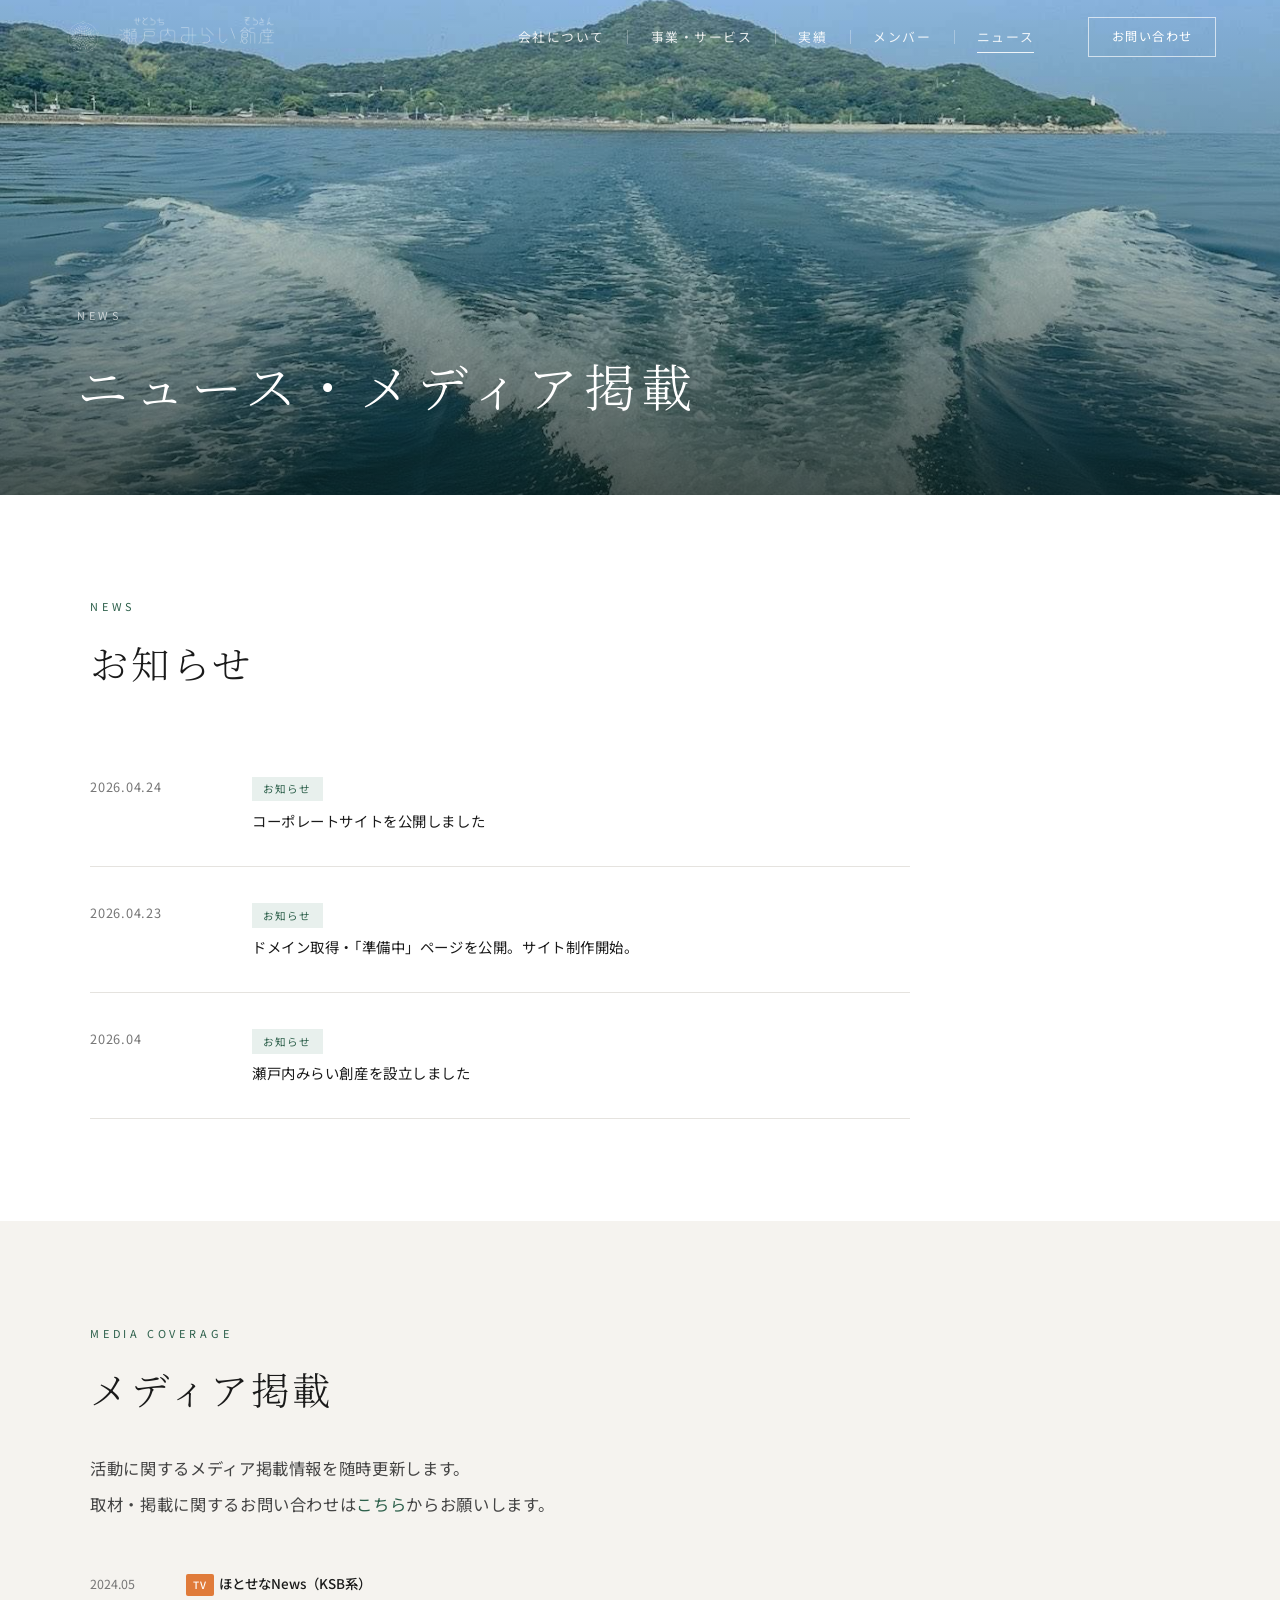
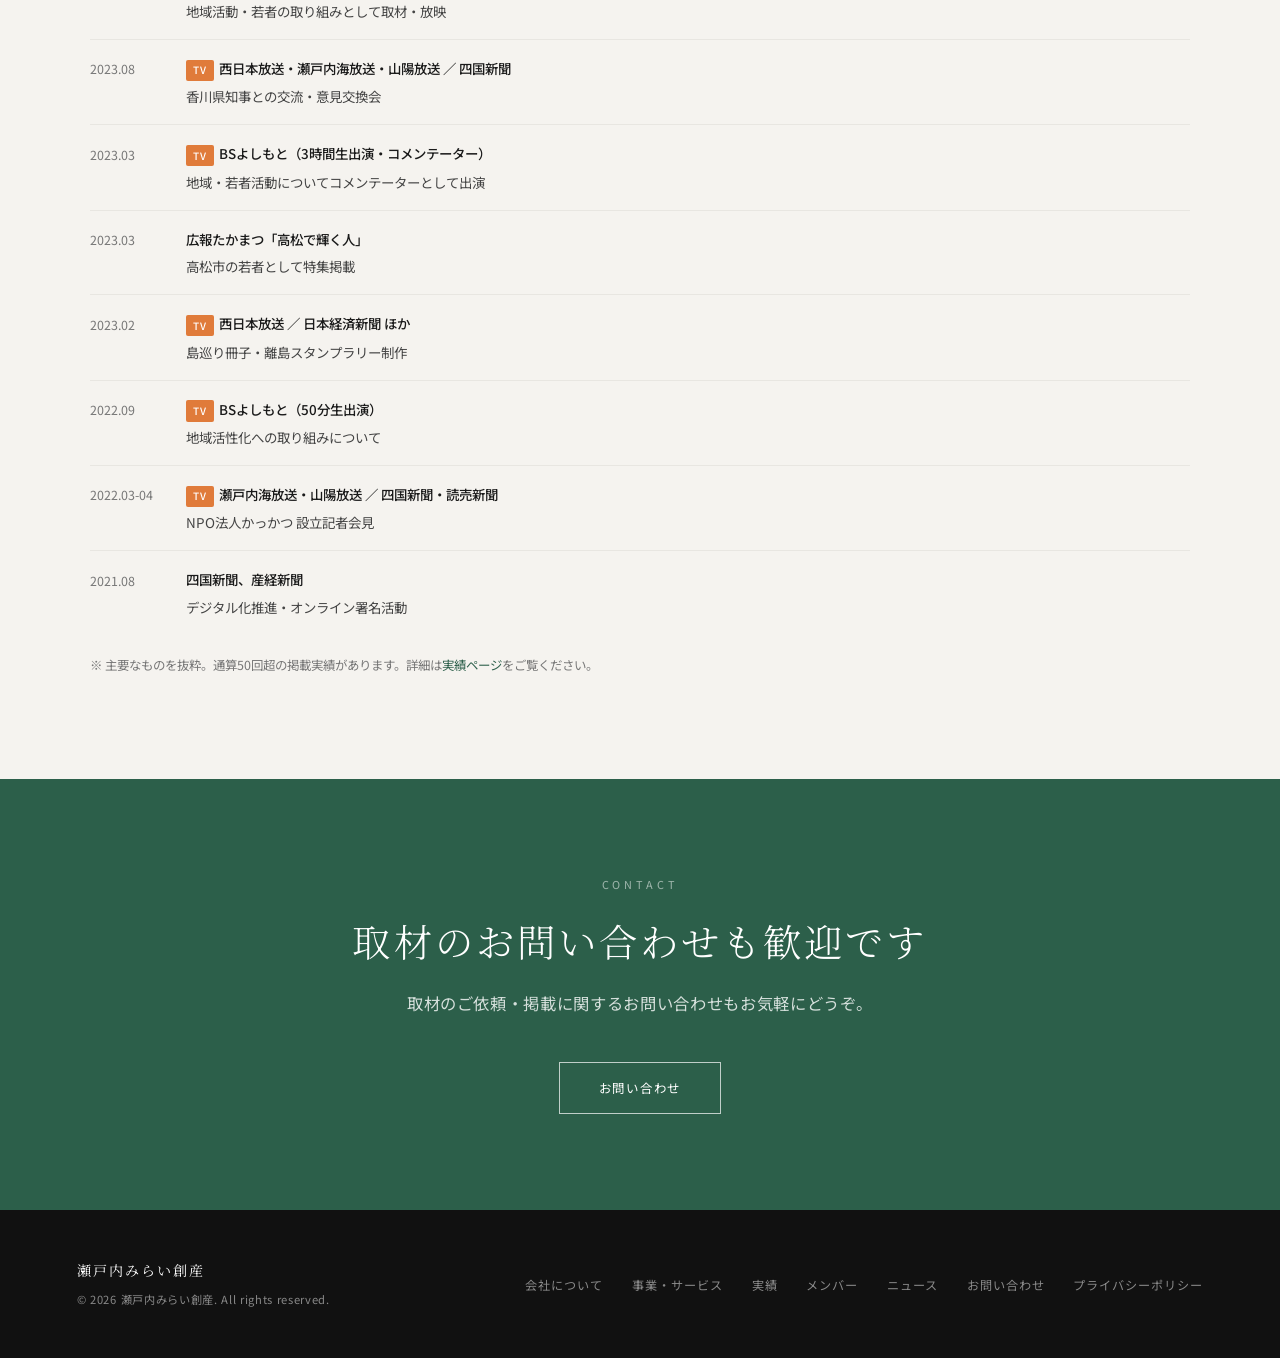
<file: news.html>
<!DOCTYPE html>
<html lang="ja">
<head>
  <meta charset="UTF-8">
  <meta name="viewport" content="width=device-width, initial-scale=1.0">
  <title>ニュース・メディア掲載 | 瀬戸内みらい創産</title>
  <meta name="description" content="瀬戸内みらい創産のニュース・お知らせ・メディア掲載情報。">
  <link rel="preconnect" href="https://fonts.googleapis.com">
  <link href="https://fonts.googleapis.com/css2?family=Noto+Serif+JP:wght@300;400;700&family=Noto+Sans+JP:wght@300;400;500&display=swap" rel="stylesheet">
  <link rel="stylesheet" href="css/style.css">
  <style>
    .media-list { margin-top: 2rem; }
    .media-item {
      display: grid;
      grid-template-columns: 5rem 1fr;
      gap: 1rem;
      padding: 1rem 0;
      border-bottom: 1px solid #e8e6e1;
      font-size: 0.84rem;
    }
    .media-item:last-child { border-bottom: none; }
    .media-item-date { color: var(--gray); font-size: 0.78rem; padding-top: 0.15rem; }
    .media-item-body { line-height: 1.8; color: #444; }
    .media-item-topic { font-weight: 500; color: var(--dark); margin-bottom: 0.2rem; }
    .media-badge {
      display: inline-block;
      font-size: 0.63rem; letter-spacing: 0.08em;
      padding: 0.1rem 0.45rem; border-radius: 2px;
      margin-right: 0.3rem; vertical-align: middle;
      background: var(--primary); color: #fff;
    }
    .media-badge.tv { background: #e07b3a; }
    @media (max-width: 480px) {
      .media-item { grid-template-columns: 4rem 1fr; }
    }
  </style>
</head>
<body>

<!-- ── Navigation ── -->
<nav class="nav" id="nav">
  <div class="nav-bg" aria-hidden="true"></div>
  <a href="index.html" class="nav-logo">
    <img class="nav-logo-mark" src="images/logo-nav-mark.png" alt="" aria-hidden="true">
    <img class="nav-logo-type" src="images/logo-nav-type.png" alt="瀬戸内みらい創産">
  </a>
  <ul class="nav-links">
    <li><a href="about.html">会社について</a></li>
    <li><a href="services.html">事業・サービス</a></li>
    <li><a href="works.html">実績</a></li>
    <li><a href="team.html">メンバー</a></li>
    <li><a href="news.html">ニュース</a></li>
  </ul>
  <a href="contact.html" class="nav-cta">お問い合わせ</a>
  <div class="nav-hamburger" id="hamburger">
    <div class="hamburger-lines">
      <span></span><span></span><span></span>
    </div>
  </div>
</nav>
<div class="nav-mobile" id="navMobile">
  <a href="about.html">会社について</a>
  <a href="services.html">事業・サービス</a>
  <a href="works.html">実績</a>
  <a href="team.html">メンバー</a>
  <a href="news.html">ニュース</a>
  <a href="contact.html">お問い合わせ</a>
</div>

<!-- ── Page Hero ── -->
<div class="page-hero">
  <div class="page-hero-bg" style="background-image: url('images/horizon.jpg');"></div>
  <div class="page-hero-overlay"></div>
  <div class="page-hero-content">
    <p class="page-hero-label">News</p>
    <h1 class="page-hero-title">ニュース・メディア掲載</h1>
  </div>
</div>

<!-- ── お知らせ ── -->
<section class="bg-white">
  <div class="section-inner">
    <p class="section-label fade-up">News</p>
    <h2 class="section-title fade-up delay-1">お知らせ</h2>
    <div class="news-list fade-up delay-2">

      <div class="news-item">
        <div class="news-date">2026.04.24</div>
        <div>
          <span class="news-badge">お知らせ</span>
          <p class="news-title">コーポレートサイトを公開しました</p>
        </div>
      </div>

      <div class="news-item">
        <div class="news-date">2026.04.23</div>
        <div>
          <span class="news-badge">お知らせ</span>
          <p class="news-title">ドメイン取得・「準備中」ページを公開。サイト制作開始。</p>
        </div>
      </div>

      <div class="news-item">
        <div class="news-date">2026.04</div>
        <div>
          <span class="news-badge">お知らせ</span>
          <p class="news-title">瀬戸内みらい創産を設立しました</p>
        </div>
      </div>

    </div>
  </div>
</section>

<!-- ── メディア掲載 ── -->
<section class="bg-cream">
  <div class="section-inner">
    <p class="section-label fade-up">Media Coverage</p>
    <h2 class="section-title fade-up delay-1">メディア掲載</h2>
    <p class="section-lead fade-up delay-2">
      活動に関するメディア掲載情報を随時更新します。<br>
      取材・掲載に関するお問い合わせは<a href="contact.html" style="color: var(--primary);">こちら</a>からお願いします。
    </p>
    <div class="media-list fade-up delay-3">

      <div class="media-item">
        <div class="media-item-date">2024.05</div>
        <div class="media-item-body">
          <p class="media-item-topic"><span class="media-badge tv">TV</span>ほとせなNews（KSB系）</p>
          地域活動・若者の取り組みとして取材・放映
        </div>
      </div>

      <div class="media-item">
        <div class="media-item-date">2023.08</div>
        <div class="media-item-body">
          <p class="media-item-topic"><span class="media-badge tv">TV</span>西日本放送・瀬戸内海放送・山陽放送 ／ 四国新聞</p>
          香川県知事との交流・意見交換会
        </div>
      </div>

      <div class="media-item">
        <div class="media-item-date">2023.03</div>
        <div class="media-item-body">
          <p class="media-item-topic"><span class="media-badge tv">TV</span>BSよしもと（3時間生出演・コメンテーター）</p>
          地域・若者活動についてコメンテーターとして出演
        </div>
      </div>

      <div class="media-item">
        <div class="media-item-date">2023.03</div>
        <div class="media-item-body">
          <p class="media-item-topic">広報たかまつ「高松で輝く人」</p>
          高松市の若者として特集掲載
        </div>
      </div>

      <div class="media-item">
        <div class="media-item-date">2023.02</div>
        <div class="media-item-body">
          <p class="media-item-topic"><span class="media-badge tv">TV</span>西日本放送 ／ 日本経済新聞 ほか</p>
          島巡り冊子・離島スタンプラリー制作
        </div>
      </div>

      <div class="media-item">
        <div class="media-item-date">2022.09</div>
        <div class="media-item-body">
          <p class="media-item-topic"><span class="media-badge tv">TV</span>BSよしもと（50分生出演）</p>
          地域活性化への取り組みについて
        </div>
      </div>

      <div class="media-item">
        <div class="media-item-date">2022.03-04</div>
        <div class="media-item-body">
          <p class="media-item-topic"><span class="media-badge tv">TV</span>瀬戸内海放送・山陽放送 ／ 四国新聞・読売新聞</p>
          NPO法人かっかつ 設立記者会見
        </div>
      </div>

      <div class="media-item">
        <div class="media-item-date">2021.08</div>
        <div class="media-item-body">
          <p class="media-item-topic">四国新聞、産経新聞</p>
          デジタル化推進・オンライン署名活動
        </div>
      </div>

    </div>
    <p style="margin-top: 1.2rem; font-size: 0.78rem; color: var(--gray);">※ 主要なものを抜粋。通算50回超の掲載実績があります。詳細は<a href="works.html" style="color:var(--primary);">実績ページ</a>をご覧ください。</p>
  </div>
</section>

<!-- ── CTA ── -->
<section class="cta-section">
  <div class="section-inner">
    <p class="section-label fade-up">Contact</p>
    <h2 class="section-title fade-up delay-1">取材のお問い合わせも歓迎です</h2>
    <p class="section-lead fade-up delay-2">
      取材のご依頼・掲載に関するお問い合わせもお気軽にどうぞ。
    </p>
    <a href="contact.html" class="btn btn-white fade-up delay-3">お問い合わせ</a>
  </div>
</section>

<!-- ── Footer ── -->
<div class="coastline-shikoku" aria-hidden="true"></div>
<footer class="footer">
  <div class="footer-left">
    <p class="footer-logo">瀬戸内みらい創産</p>
    <p class="footer-copy">© 2026 瀬戸内みらい創産. All rights reserved.</p>
  </div>
  <ul class="footer-links">
    <li><a href="about.html">会社について</a></li>
    <li><a href="services.html">事業・サービス</a></li>
    <li><a href="works.html">実績</a></li>
    <li><a href="team.html">メンバー</a></li>
    <li><a href="news.html">ニュース</a></li>
    <li><a href="contact.html">お問い合わせ</a></li>
    <li><a href="privacy.html">プライバシーポリシー</a></li>
  </ul>
</footer>

<script src="js/main.js"></script>
</body>
</html>
</file>
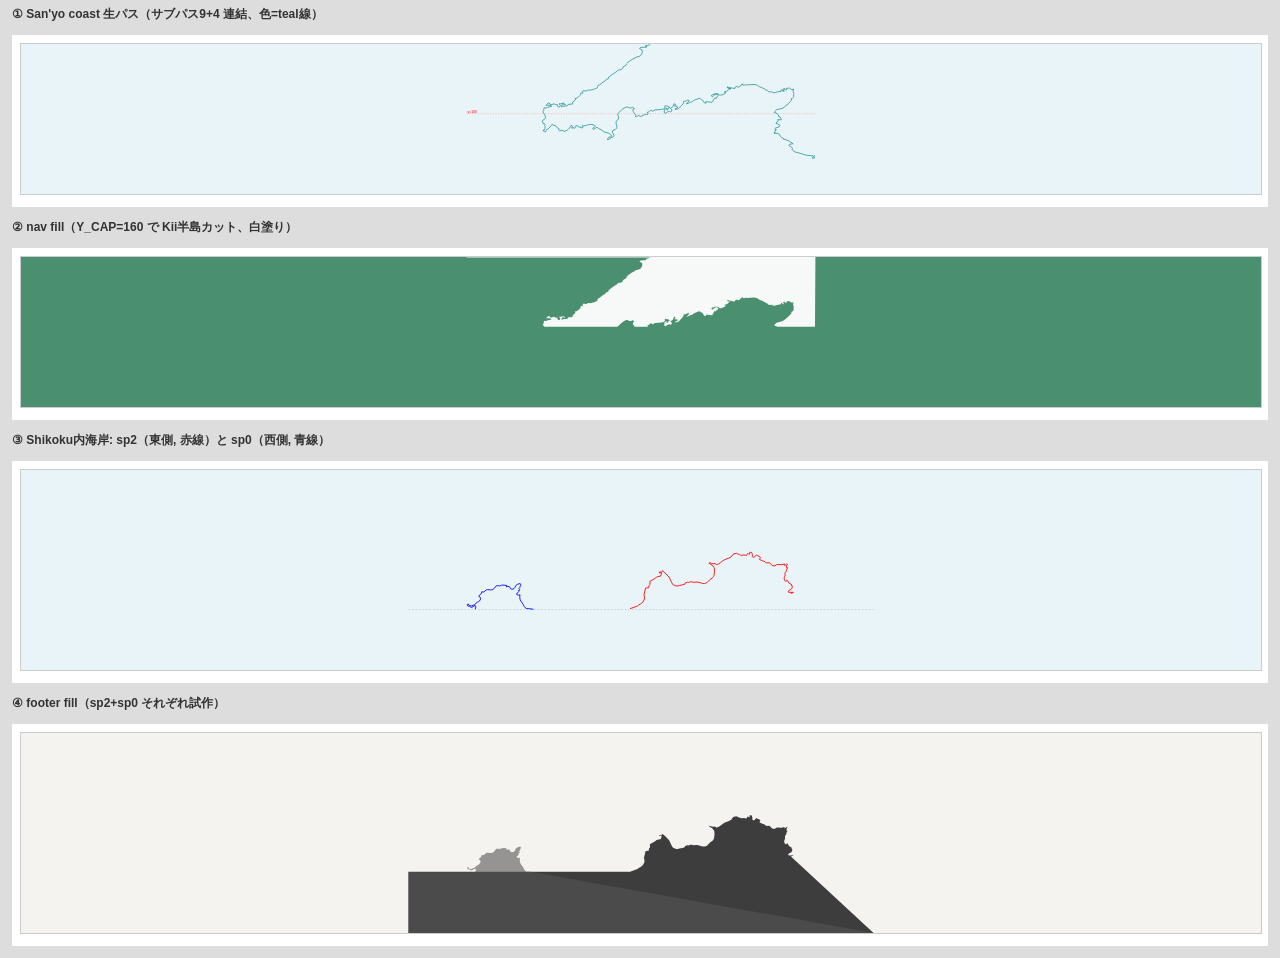
<file: preview-coast.html>
<!DOCTYPE html><html><head><meta charset="UTF-8"><title>海岸線確認</title>
<style>
body{margin:0;background:#ddd;font-family:sans-serif}
h3{margin:6px 12px;font-size:12px;color:#333}
.row{margin:12px;background:white;padding:8px}
svg{width:100%;border:1px solid #ccc}
</style></head><body>

<h3>① San'yo coast 生パス（サブパス9+4 連結、色=teal線）</h3>
<div class="row">
<svg viewBox="0 0 800 344" style="height:150px;background:#e8f4f8">
  <line x1="0" y1="160" x2="800" y2="160" stroke="red" stroke-width="0.5" stroke-dasharray="3,3"/>
  <text x="2" y="158" font-size="8" fill="red">y=160</text>
  <path d="M 799.0 254.7 L 796.8 257.8 L 797.8 260.2 L 797.6 261.8 L 795.5 261.3 L 793.9 262.8 L 793.1 260.5 L 795.3 258.4 L 794.6 256.7 L 782.3 255.5 L 778.4 255.0 L 759.8 249.1 L 754.0 247.9 L 748.0 243.9 L 746.7 242.4 L 746.7 240.7 L 747.4 239.3 L 745.9 237.0 L 743.1 234.8 L 741.0 234.4 L 739.2 232.7 L 741.1 229.8 L 748.6 228.9 L 747.3 227.3 L 740.8 223.3 L 738.4 222.3 L 737.2 220.7 L 734.9 220.9 L 731.1 218.7 L 727.1 218.6 L 726.8 216.5 L 722.5 214.5 L 719.6 211.5 L 717.0 206.7 L 712.7 204.6 L 706.0 205.5 L 705.8 202.9 L 707.7 202.9 L 707.5 201.3 L 706.5 199.8 L 710.5 196.8 L 707.5 196.2 L 707.3 193.8 L 709.3 192.0 L 712.0 191.8 L 717.1 189.8 L 718.1 187.8 L 718.3 186.0 L 717.1 184.8 L 711.7 182.7 L 709.6 182.4 L 712.2 178.1 L 713.6 177.6 L 714.2 175.5 L 713.2 173.6 L 716.5 173.5 L 721.4 173.8 L 721.7 172.1 L 718.7 167.3 L 716.5 167.5 L 714.8 162.2 L 712.8 160.3 L 709.4 158.1 L 705.4 157.2 L 706.7 154.8 L 711.0 150.7 L 724.1 147.6 L 730.2 143.3 L 738.2 136.7 L 742.4 131.8 L 744.9 129.6 L 744.9 125.3 L 747.2 124.7 L 749.4 122.5 L 750.1 120.3 L 750.3 113.8 L 749.3 110.7 L 748.8 107.5 L 750.0 103.3 L 746.0 104.7 L 743.7 103.7 L 740.9 101.3 L 734.0 101.6 L 734.1 104.9 L 729.8 105.2 L 730.0 102.2 L 725.5 103.5 L 728.4 108.6 L 724.4 108.0 L 723.6 105.2 L 721.2 105.5 L 721.0 108.5 L 711.8 109.9 L 707.7 111.5 L 703.5 111.8 L 699.8 109.7 L 695.0 109.8 L 692.6 109.5 L 689.7 106.5 L 686.0 105.2 L 683.5 103.4 L 676.6 99.6 L 672.4 98.4 L 667.6 95.1 L 665.3 93.9 L 659.2 92.7 L 642.8 93.9 L 640.5 93.0 L 636.8 94.8 L 633.8 94.2 L 633.1 93.1 L 633.2 91.3 L 630.9 92.6 L 630.5 94.5 L 628.9 94.8 L 625.6 98.5 L 622.8 99.0 L 619.3 97.3 L 616.3 98.9 L 615.6 100.3 L 615.8 101.7 L 612.4 101.8 L 606.0 100.4 L 602.4 100.0 L 599.0 98.7 L 597.4 98.8 L 598.5 100.8 L 599.7 101.3 L 606.3 102.6 L 602.0 103.4 L 598.9 107.0 L 595.9 108.4 L 593.6 108.8 L 590.7 110.3 L 591.5 110.9 L 593.8 110.9 L 593.5 113.2 L 589.7 115.4 L 585.3 116.8 L 581.6 117.3 L 579.8 116.8 L 577.0 114.4 L 574.6 113.9 L 570.3 113.9 L 568.4 114.2 L 565.2 115.9 L 563.0 116.6 L 561.5 117.8 L 562.1 119.9 L 563.7 120.7 L 565.6 119.5 L 569.0 116.4 L 573.4 115.4 L 575.5 115.8 L 576.9 117.3 L 576.8 119.6 L 575.2 121.0 L 571.6 123.4 L 572.5 125.1 L 568.9 124.0 L 566.8 126.8 L 565.2 131.0 L 562.9 133.8 L 553.1 132.4 L 548.4 132.5 L 549.0 135.6 L 545.0 134.9 L 543.2 132.3 L 541.7 129.2 L 538.5 126.9 L 537.7 127.4 L 536.3 125.6 L 533.0 124.4 L 529.1 126.3 L 525.5 127.5 L 519.9 129.9 L 518.2 131.6 L 516.4 132.8 L 514.1 133.1 L 511.7 134.6 L 503.9 137.3 L 508.8 132.5 L 510.5 129.8 L 507.8 128.7 L 506.4 129.0 L 502.2 131.2 L 498.8 131.1 L 497.4 131.7 L 496.9 133.8 L 497.8 134.6 L 496.6 137.2 L 487.5 146.9 L 485.6 148.3 L 481.8 149.8 L 478.5 150.2 L 478.5 148.0 L 483.0 146.8 L 484.2 144.6 L 482.9 143.2 L 480.2 142.5 L 477.1 142.6 L 477.1 141.6 L 479.4 140.1 L 478.1 137.7 L 475.7 137.0 L 473.4 143.3 L 471.3 145.0 L 469.0 146.2 L 467.4 147.8 L 469.9 149.4 L 470.8 152.0 L 470.0 154.4 L 467.8 155.5 L 465.3 154.0 L 464.0 154.0 L 462.6 155.2 L 460.2 156.0 L 457.3 158.4 L 456.1 159.0 L 454.0 158.1 L 453.3 155.9 L 453.5 150.8 L 454.1 150.9 L 457.4 147.3 L 459.3 147.7 L 458.7 151.2 L 461.2 150.7 L 463.0 146.5 L 465.7 146.0 L 465.7 145.1 L 461.3 142.6 L 457.4 142.3 L 456.1 141.6 L 454.4 142.6 L 455.2 146.5 L 451.8 148.9 L 446.6 150.1 L 433.2 151.1 L 429.5 152.4 L 425.7 154.6 L 423.6 151.6 L 421.3 152.6 L 418.9 155.0 L 416.2 156.4 L 414.2 156.8 L 416.2 160.2 L 415.4 161.2 L 413.5 161.6 L 409.7 161.6 L 406.7 162.4 L 400.8 165.8 L 397.1 165.9 L 395.4 163.3 L 394.2 163.6 L 392.8 165.1 L 389.4 166.7 L 387.9 166.6 L 386.7 165.1 L 388.6 163.3 L 387.4 161.8 L 385.2 160.0 L 383.7 156.8 L 381.5 154.6 L 381.4 152.9 L 382.1 150.9 L 381.5 149.4 L 384.9 148.6 L 383.2 146.3 L 380.6 145.1 L 378.6 146.1 L 376.1 146.7 L 373.6 146.7 L 369.0 144.4 L 366.2 144.7 L 361.5 146.8 L 357.2 149.6 L 345.9 160.7 L 347.0 162.5 L 347.9 165.1 L 348.5 169.8 L 347.9 172.9 L 344.7 175.2 L 343.2 177.2 L 342.9 182.8 L 344.4 187.8 L 344.7 192.3 L 340.7 196.3 L 335.7 197.8 L 334.8 198.8 L 334.6 202.0 L 335.3 204.3 L 337.9 209.1 L 338.1 211.1 L 336.7 212.5 L 331.1 215.2 L 327.3 218.0 L 324.8 219.2 L 322.9 219.3 L 323.3 217.2 L 326.0 215.4 L 327.3 212.9 L 330.2 213.3 L 331.5 212.5 L 332.0 210.7 L 331.5 208.4 L 330.3 207.2 L 325.0 204.3 L 317.0 202.0 L 314.2 201.5 L 310.3 197.2 L 304.2 194.6 L 301.3 192.5 L 298.9 191.2 L 296.6 191.7 L 293.9 194.6 L 291.2 195.6 L 289.7 194.8 L 289.5 192.8 L 293.3 190.3 L 295.4 188.4 L 292.3 186.2 L 284.9 183.9 L 280.1 185.4 L 278.2 185.0 L 276.6 185.9 L 272.7 187.3 L 267.8 187.6 L 266.1 186.3 L 265.1 187.6 L 266.7 190.7 L 266.1 192.1 L 262.9 192.7 L 262.2 190.4 L 260.8 191.1 L 255.7 189.4 L 253.4 187.4 L 252.2 186.9 L 250.4 187.6 L 251.1 189.2 L 248.8 191.1 L 247.9 193.2 L 246.9 193.7 L 245.2 192.8 L 244.3 191.1 L 242.9 193.2 L 240.8 192.8 L 241.9 191.1 L 242.3 188.8 L 241.8 186.8 L 239.5 186.8 L 236.1 192.3 L 233.1 195.8 L 231.8 196.9 L 225.5 200.3 L 223.7 200.5 L 222.7 198.9 L 219.6 199.2 L 219.0 197.3 L 216.6 198.0 L 213.6 199.8 L 211.3 197.0 L 212.0 193.9 L 210.9 193.7 L 206.7 191.0 L 204.1 187.2 L 200.2 186.3 L 195.5 184.9 L 192.8 189.1 L 187.0 194.6 L 182.4 197.9 L 181.7 200.8 L 180.3 201.9 L 178.2 200.6 L 177.5 199.6 L 175.7 198.9 L 175.8 197.3 L 178.3 197.3 L 179.6 194.3 L 179.3 192.9 L 180.5 189.6 L 179.0 187.2 L 179.9 184.2 L 178.8 182.7 L 175.6 182.4 L 173.5 176.7 L 174.9 174.7 L 179.7 171.4 L 181.0 169.4 L 181.3 167.7 L 180.3 165.7 L 179.7 162.5 L 177.9 160.0 L 177.3 158.1 L 175.3 156.8 L 174.7 155.6 L 176.6 152.9 L 177.0 149.1 L 178.3 146.0 L 181.8 146.8 L 183.6 146.5 L 185.3 145.2 L 190.5 144.2 L 195.3 142.6 L 193.3 141.2 L 191.4 141.2 L 185.3 139.9 L 184.2 141.3 L 182.6 140.8 L 184.4 137.9 L 188.0 135.4 L 191.4 137.1 L 191.2 138.4 L 192.2 139.0 L 195.7 138.9 L 200.5 137.2 L 203.6 138.7 L 205.7 139.1 L 208.0 138.9 L 208.8 143.1 L 210.5 144.2 L 212.9 144.4 L 215.3 141.1 L 213.0 139.0 L 212.7 136.6 L 215.4 137.2 L 223.0 135.6 L 224.5 136.8 L 226.6 139.3 L 224.7 139.1 L 222.8 137.9 L 220.1 138.1 L 218.4 140.7 L 217.5 144.2 L 220.9 142.6 L 227.0 142.3 L 231.9 141.2 L 233.4 138.3 L 237.2 138.3 L 243.5 137.3 L 243.3 133.5 L 248.8 128.9 L 249.5 127.8 L 248.6 125.2 L 252.1 124.2 L 257.0 121.1 L 260.8 117.3 L 261.4 116.0 L 261.6 113.1 L 262.5 112.5 L 266.5 112.9 L 266.2 109.7 L 266.6 107.5 L 268.9 106.8 L 274.1 108.2 L 276.0 107.0 L 277.2 105.5 L 281.1 105.9 L 285.5 105.5 L 291.1 104.1 L 297.5 101.7 L 299.7 100.5 L 300.3 97.6 L 301.7 94.8 L 304.5 94.4 L 305.2 93.4 L 312.2 88.0 L 317.3 85.0 L 320.4 81.3 L 322.0 80.0 L 324.5 80.5 L 325.3 78.8 L 325.7 76.0 L 334.4 69.6 L 345.1 62.6 L 347.6 59.9 L 352.0 59.2 L 354.9 58.2 L 357.8 56.4 L 359.0 52.7 L 365.8 48.5 L 367.0 47.2 L 366.6 45.9 L 368.6 44.0 L 369.4 42.2 L 376.9 37.3 L 380.5 34.9 L 384.8 33.3 L 385.1 31.7 L 387.4 31.1 L 390.6 29.7 L 396.3 28.3 L 398.6 27.0 L 401.7 22.6 L 402.7 19.4 L 403.0 15.5 L 402.6 13.7 L 397.6 11.2 L 396.7 9.7 L 398.1 8.5 L 404.1 7.5 L 410.7 7.5 L 413.3 6.5 L 409.6 4.7 L 415.9 3.4 L 421.4 1.0" fill="none" stroke="teal" stroke-width="1.5"/>
</svg></div>

<h3>② nav fill（Y_CAP=160 で Kii半島カット、白塗り）</h3>
<div class="row">
<svg viewBox="0 0 800 344" style="height:150px;background:#4a8f70">
  <path d="M 0 0 L 800 0 L 799.0 160.0 L 799.0 160.0 L 796.8 160.0 L 797.8 160.0 L 797.6 160.0 L 795.5 160.0 L 793.9 160.0 L 793.1 160.0 L 795.3 160.0 L 794.6 160.0 L 782.3 160.0 L 778.4 160.0 L 759.8 160.0 L 754.0 160.0 L 748.0 160.0 L 746.7 160.0 L 746.7 160.0 L 747.4 160.0 L 745.9 160.0 L 743.1 160.0 L 741.0 160.0 L 739.2 160.0 L 741.1 160.0 L 748.6 160.0 L 747.3 160.0 L 740.8 160.0 L 738.4 160.0 L 737.2 160.0 L 734.9 160.0 L 731.1 160.0 L 727.1 160.0 L 726.8 160.0 L 722.5 160.0 L 719.6 160.0 L 717.0 160.0 L 712.7 160.0 L 706.0 160.0 L 705.8 160.0 L 707.7 160.0 L 707.5 160.0 L 706.5 160.0 L 710.5 160.0 L 707.5 160.0 L 707.3 160.0 L 709.3 160.0 L 712.0 160.0 L 717.1 160.0 L 718.1 160.0 L 718.3 160.0 L 717.1 160.0 L 711.7 160.0 L 709.6 160.0 L 712.2 160.0 L 713.6 160.0 L 714.2 160.0 L 713.2 160.0 L 716.5 160.0 L 721.4 160.0 L 721.7 160.0 L 718.7 160.0 L 716.5 160.0 L 714.8 160.0 L 712.8 160.0 L 709.4 158.1 L 705.4 157.2 L 706.7 154.8 L 711.0 150.7 L 724.1 147.6 L 730.2 143.3 L 738.2 136.7 L 742.4 131.8 L 744.9 129.6 L 744.9 125.3 L 747.2 124.7 L 749.4 122.5 L 750.1 120.3 L 750.3 113.8 L 749.3 110.7 L 748.8 107.5 L 750.0 103.3 L 746.0 104.7 L 743.7 103.7 L 740.9 101.3 L 734.0 101.6 L 734.1 104.9 L 729.8 105.2 L 730.0 102.2 L 725.5 103.5 L 728.4 108.6 L 724.4 108.0 L 723.6 105.2 L 721.2 105.5 L 721.0 108.5 L 711.8 109.9 L 707.7 111.5 L 703.5 111.8 L 699.8 109.7 L 695.0 109.8 L 692.6 109.5 L 689.7 106.5 L 686.0 105.2 L 683.5 103.4 L 676.6 99.6 L 672.4 98.4 L 667.6 95.1 L 665.3 93.9 L 659.2 92.7 L 642.8 93.9 L 640.5 93.0 L 636.8 94.8 L 633.8 94.2 L 633.1 93.1 L 633.2 91.3 L 630.9 92.6 L 630.5 94.5 L 628.9 94.8 L 625.6 98.5 L 622.8 99.0 L 619.3 97.3 L 616.3 98.9 L 615.6 100.3 L 615.8 101.7 L 612.4 101.8 L 606.0 100.4 L 602.4 100.0 L 599.0 98.7 L 597.4 98.8 L 598.5 100.8 L 599.7 101.3 L 606.3 102.6 L 602.0 103.4 L 598.9 107.0 L 595.9 108.4 L 593.6 108.8 L 590.7 110.3 L 591.5 110.9 L 593.8 110.9 L 593.5 113.2 L 589.7 115.4 L 585.3 116.8 L 581.6 117.3 L 579.8 116.8 L 577.0 114.4 L 574.6 113.9 L 570.3 113.9 L 568.4 114.2 L 565.2 115.9 L 563.0 116.6 L 561.5 117.8 L 562.1 119.9 L 563.7 120.7 L 565.6 119.5 L 569.0 116.4 L 573.4 115.4 L 575.5 115.8 L 576.9 117.3 L 576.8 119.6 L 575.2 121.0 L 571.6 123.4 L 572.5 125.1 L 568.9 124.0 L 566.8 126.8 L 565.2 131.0 L 562.9 133.8 L 553.1 132.4 L 548.4 132.5 L 549.0 135.6 L 545.0 134.9 L 543.2 132.3 L 541.7 129.2 L 538.5 126.9 L 537.7 127.4 L 536.3 125.6 L 533.0 124.4 L 529.1 126.3 L 525.5 127.5 L 519.9 129.9 L 518.2 131.6 L 516.4 132.8 L 514.1 133.1 L 511.7 134.6 L 503.9 137.3 L 508.8 132.5 L 510.5 129.8 L 507.8 128.7 L 506.4 129.0 L 502.2 131.2 L 498.8 131.1 L 497.4 131.7 L 496.9 133.8 L 497.8 134.6 L 496.6 137.2 L 487.5 146.9 L 485.6 148.3 L 481.8 149.8 L 478.5 150.2 L 478.5 148.0 L 483.0 146.8 L 484.2 144.6 L 482.9 143.2 L 480.2 142.5 L 477.1 142.6 L 477.1 141.6 L 479.4 140.1 L 478.1 137.7 L 475.7 137.0 L 473.4 143.3 L 471.3 145.0 L 469.0 146.2 L 467.4 147.8 L 469.9 149.4 L 470.8 152.0 L 470.0 154.4 L 467.8 155.5 L 465.3 154.0 L 464.0 154.0 L 462.6 155.2 L 460.2 156.0 L 457.3 158.4 L 456.1 159.0 L 454.0 158.1 L 453.3 155.9 L 453.5 150.8 L 454.1 150.9 L 457.4 147.3 L 459.3 147.7 L 458.7 151.2 L 461.2 150.7 L 463.0 146.5 L 465.7 146.0 L 465.7 145.1 L 461.3 142.6 L 457.4 142.3 L 456.1 141.6 L 454.4 142.6 L 455.2 146.5 L 451.8 148.9 L 446.6 150.1 L 433.2 151.1 L 429.5 152.4 L 425.7 154.6 L 423.6 151.6 L 421.3 152.6 L 418.9 155.0 L 416.2 156.4 L 414.2 156.8 L 416.2 160.0 L 415.4 160.0 L 413.5 160.0 L 409.7 160.0 L 406.7 160.0 L 400.8 160.0 L 397.1 160.0 L 395.4 160.0 L 394.2 160.0 L 392.8 160.0 L 389.4 160.0 L 387.9 160.0 L 386.7 160.0 L 388.6 160.0 L 387.4 160.0 L 385.2 160.0 L 383.7 156.8 L 381.5 154.6 L 381.4 152.9 L 382.1 150.9 L 381.5 149.4 L 384.9 148.6 L 383.2 146.3 L 380.6 145.1 L 378.6 146.1 L 376.1 146.7 L 373.6 146.7 L 369.0 144.4 L 366.2 144.7 L 361.5 146.8 L 357.2 149.6 L 345.9 160.0 L 347.0 160.0 L 347.9 160.0 L 348.5 160.0 L 347.9 160.0 L 344.7 160.0 L 343.2 160.0 L 342.9 160.0 L 344.4 160.0 L 344.7 160.0 L 340.7 160.0 L 335.7 160.0 L 334.8 160.0 L 334.6 160.0 L 335.3 160.0 L 337.9 160.0 L 338.1 160.0 L 336.7 160.0 L 331.1 160.0 L 327.3 160.0 L 324.8 160.0 L 322.9 160.0 L 323.3 160.0 L 326.0 160.0 L 327.3 160.0 L 330.2 160.0 L 331.5 160.0 L 332.0 160.0 L 331.5 160.0 L 330.3 160.0 L 325.0 160.0 L 317.0 160.0 L 314.2 160.0 L 310.3 160.0 L 304.2 160.0 L 301.3 160.0 L 298.9 160.0 L 296.6 160.0 L 293.9 160.0 L 291.2 160.0 L 289.7 160.0 L 289.5 160.0 L 293.3 160.0 L 295.4 160.0 L 292.3 160.0 L 284.9 160.0 L 280.1 160.0 L 278.2 160.0 L 276.6 160.0 L 272.7 160.0 L 267.8 160.0 L 266.1 160.0 L 265.1 160.0 L 266.7 160.0 L 266.1 160.0 L 262.9 160.0 L 262.2 160.0 L 260.8 160.0 L 255.7 160.0 L 253.4 160.0 L 252.2 160.0 L 250.4 160.0 L 251.1 160.0 L 248.8 160.0 L 247.9 160.0 L 246.9 160.0 L 245.2 160.0 L 244.3 160.0 L 242.9 160.0 L 240.8 160.0 L 241.9 160.0 L 242.3 160.0 L 241.8 160.0 L 239.5 160.0 L 236.1 160.0 L 233.1 160.0 L 231.8 160.0 L 225.5 160.0 L 223.7 160.0 L 222.7 160.0 L 219.6 160.0 L 219.0 160.0 L 216.6 160.0 L 213.6 160.0 L 211.3 160.0 L 212.0 160.0 L 210.9 160.0 L 206.7 160.0 L 204.1 160.0 L 200.2 160.0 L 195.5 160.0 L 192.8 160.0 L 187.0 160.0 L 182.4 160.0 L 181.7 160.0 L 180.3 160.0 L 178.2 160.0 L 177.5 160.0 L 175.7 160.0 L 175.8 160.0 L 178.3 160.0 L 179.6 160.0 L 179.3 160.0 L 180.5 160.0 L 179.0 160.0 L 179.9 160.0 L 178.8 160.0 L 175.6 160.0 L 173.5 160.0 L 174.9 160.0 L 179.7 160.0 L 181.0 160.0 L 181.3 160.0 L 180.3 160.0 L 179.7 160.0 L 177.9 160.0 L 177.3 158.1 L 175.3 156.8 L 174.7 155.6 L 176.6 152.9 L 177.0 149.1 L 178.3 146.0 L 181.8 146.8 L 183.6 146.5 L 185.3 145.2 L 190.5 144.2 L 195.3 142.6 L 193.3 141.2 L 191.4 141.2 L 185.3 139.9 L 184.2 141.3 L 182.6 140.8 L 184.4 137.9 L 188.0 135.4 L 191.4 137.1 L 191.2 138.4 L 192.2 139.0 L 195.7 138.9 L 200.5 137.2 L 203.6 138.7 L 205.7 139.1 L 208.0 138.9 L 208.8 143.1 L 210.5 144.2 L 212.9 144.4 L 215.3 141.1 L 213.0 139.0 L 212.7 136.6 L 215.4 137.2 L 223.0 135.6 L 224.5 136.8 L 226.6 139.3 L 224.7 139.1 L 222.8 137.9 L 220.1 138.1 L 218.4 140.7 L 217.5 144.2 L 220.9 142.6 L 227.0 142.3 L 231.9 141.2 L 233.4 138.3 L 237.2 138.3 L 243.5 137.3 L 243.3 133.5 L 248.8 128.9 L 249.5 127.8 L 248.6 125.2 L 252.1 124.2 L 257.0 121.1 L 260.8 117.3 L 261.4 116.0 L 261.6 113.1 L 262.5 112.5 L 266.5 112.9 L 266.2 109.7 L 266.6 107.5 L 268.9 106.8 L 274.1 108.2 L 276.0 107.0 L 277.2 105.5 L 281.1 105.9 L 285.5 105.5 L 291.1 104.1 L 297.5 101.7 L 299.7 100.5 L 300.3 97.6 L 301.7 94.8 L 304.5 94.4 L 305.2 93.4 L 312.2 88.0 L 317.3 85.0 L 320.4 81.3 L 322.0 80.0 L 324.5 80.5 L 325.3 78.8 L 325.7 76.0 L 334.4 69.6 L 345.1 62.6 L 347.6 59.9 L 352.0 59.2 L 354.9 58.2 L 357.8 56.4 L 359.0 52.7 L 365.8 48.5 L 367.0 47.2 L 366.6 45.9 L 368.6 44.0 L 369.4 42.2 L 376.9 37.3 L 380.5 34.9 L 384.8 33.3 L 385.1 31.7 L 387.4 31.1 L 390.6 29.7 L 396.3 28.3 L 398.6 27.0 L 401.7 22.6 L 402.7 19.4 L 403.0 15.5 L 402.6 13.7 L 397.6 11.2 L 396.7 9.7 L 398.1 8.5 L 404.1 7.5 L 410.7 7.5 L 413.3 6.5 L 409.6 4.7 L 415.9 3.4 L 421.4 1.0 L 0 1.0 Z" fill="rgba(255,255,255,0.95)"/>
</svg></div>

<h3>③ Shikoku内海岸: sp2（東側, 赤線）と sp0（西側, 青線）</h3>
<div class="row">
<svg viewBox="0 0 800 344" style="height:200px;background:#e8f4f8">
  <line x1="0" y1="240" x2="800" y2="240" stroke="gray" stroke-width="0.5" stroke-dasharray="3,3"/>
  <path d="M 658.4 212.8 L 658.4 211.9 L 661.8 211.1 L 661.8 210.3 L 654.7 210.5 L 652.9 209.6 L 654.9 206.7 L 658.0 205.4 L 660.0 202.9 L 660.0 198.9 L 658.4 198.3 L 659.2 197.1 L 655.0 194.9 L 651.7 189.7 L 650.4 190.0 L 650.1 191.3 L 648.5 191.4 L 647.0 189.8 L 646.3 187.2 L 646.4 185.2 L 647.2 182.9 L 648.0 182.4 L 647.6 180.2 L 647.7 177.0 L 649.9 174.0 L 650.0 171.9 L 652.3 168.3 L 650.6 168.5 L 650.4 164.4 L 652.2 162.4 L 650.5 161.5 L 648.3 163.6 L 646.2 163.9 L 647.1 162.1 L 646.3 161.6 L 642.0 162.9 L 633.7 162.6 L 630.4 164.7 L 626.7 164.6 L 623.7 162.6 L 621.2 159.4 L 616.3 159.8 L 614.5 159.2 L 611.8 156.9 L 608.6 156.1 L 603.7 153.7 L 605.4 150.1 L 604.0 148.6 L 601.1 147.8 L 598.5 146.0 L 595.1 149.8 L 594.1 150.3 L 592.1 149.8 L 591.5 148.6 L 591.5 145.1 L 590.4 142.1 L 589.2 141.4 L 587.1 141.6 L 586.6 144.6 L 585.8 145.3 L 583.8 143.3 L 581.3 146.9 L 576.9 146.0 L 573.7 146.8 L 571.2 146.4 L 569.6 145.3 L 567.3 144.8 L 564.2 143.3 L 559.9 144.2 L 558.3 144.9 L 555.1 149.4 L 551.2 151.4 L 543.4 154.5 L 539.9 156.8 L 537.0 159.2 L 533.2 161.7 L 529.5 162.7 L 527.2 160.7 L 525.1 161.4 L 521.5 160.7 L 517.7 159.4 L 516.8 160.3 L 522.9 164.2 L 525.5 167.6 L 526.2 169.8 L 526.4 175.2 L 525.6 181.0 L 524.6 183.3 L 523.0 185.2 L 518.7 188.4 L 513.8 193.4 L 511.7 194.7 L 509.1 195.4 L 505.9 195.2 L 499.8 193.3 L 496.9 192.8 L 489.9 193.2 L 487.5 192.3 L 485.2 192.2 L 482.3 193.4 L 479.7 193.1 L 475.9 194.3 L 475.2 196.5 L 470.8 197.7 L 466.3 198.5 L 462.9 199.7 L 460.4 199.4 L 455.3 197.4 L 454.1 196.1 L 452.0 192.1 L 448.4 184.3 L 441.4 177.2 L 438.5 175.1 L 437.0 173.1 L 435.3 175.8 L 431.4 175.5 L 431.1 176.7 L 435.0 176.9 L 435.5 179.1 L 434.5 180.2 L 434.1 182.3 L 426.9 183.9 L 425.0 185.9 L 415.2 191.5 L 415.5 196.6 L 413.6 199.2 L 413.3 202.4 L 407.9 203.1 L 405.1 214.6 L 405.8 218.1 L 406.0 221.8 L 403.4 227.0 L 399.4 230.3 L 396.0 232.3 L 393.9 234.0 L 381.1 238.5" fill="none" stroke="red" stroke-width="1.5"/>
  <path d="M 214.9 239.6 L 206.2 238.3 L 204.0 238.6 L 201.3 237.2 L 199.2 234.9 L 197.4 231.3 L 193.5 225.6 L 192.2 223.2 L 191.4 218.9 L 191.9 214.7 L 189.2 215.2 L 186.2 214.3 L 186.4 212.1 L 188.4 210.9 L 189.8 209.1 L 189.1 207.0 L 191.0 207.0 L 191.2 205.3 L 190.1 204.0 L 191.5 202.3 L 191.8 200.8 L 192.9 199.2 L 193.4 196.5 L 191.9 195.3 L 188.0 196.4 L 184.6 198.8 L 183.6 201.5 L 181.6 203.8 L 180.1 204.8 L 177.9 205.0 L 175.9 204.2 L 173.4 200.4 L 170.2 200.4 L 168.4 201.1 L 169.2 198.7 L 164.5 198.0 L 160.1 198.1 L 157.0 199.6 L 155.2 198.9 L 151.0 199.3 L 147.2 204.1 L 144.5 205.9 L 141.9 206.2 L 135.9 205.8 L 133.8 206.1 L 131.5 208.5 L 128.6 210.1 L 126.3 209.3 L 124.8 213.2 L 124.1 214.1 L 121.9 215.4 L 121.1 217.6 L 123.5 218.8 L 123.9 221.0 L 123.6 223.5 L 120.7 226.7 L 118.6 227.3 L 113.3 231.9 L 108.1 233.8 L 105.4 233.4 L 103.7 232.5 L 103.0 230.6 L 101.0 231.3 L 101.7 233.5 L 103.2 234.6 L 104.7 234.3 L 108.5 236.5 L 114.8 232.9 L 116.0 235.3 L 114.9 239.6" fill="none" stroke="blue" stroke-width="1.5"/>
</svg></div>

<h3>④ footer fill（sp2+sp0 それぞれ試作）</h3>
<div class="row">
<svg viewBox="0 0 800 344" style="height:200px;background:#f5f3ef">
  <path d="M 0 344 L 800 344 L 658.4 212.8 L 658.4 212.8 L 658.4 211.9 L 661.8 211.1 L 661.8 210.3 L 654.7 210.5 L 652.9 209.6 L 654.9 206.7 L 658.0 205.4 L 660.0 202.9 L 660.0 198.9 L 658.4 198.3 L 659.2 197.1 L 655.0 194.9 L 651.7 189.7 L 650.4 190.0 L 650.1 191.3 L 648.5 191.4 L 647.0 189.8 L 646.3 187.2 L 646.4 185.2 L 647.2 182.9 L 648.0 182.4 L 647.6 180.2 L 647.7 177.0 L 649.9 174.0 L 650.0 171.9 L 652.3 168.3 L 650.6 168.5 L 650.4 164.4 L 652.2 162.4 L 650.5 161.5 L 648.3 163.6 L 646.2 163.9 L 647.1 162.1 L 646.3 161.6 L 642.0 162.9 L 633.7 162.6 L 630.4 164.7 L 626.7 164.6 L 623.7 162.6 L 621.2 159.4 L 616.3 159.8 L 614.5 159.2 L 611.8 156.9 L 608.6 156.1 L 603.7 153.7 L 605.4 150.1 L 604.0 148.6 L 601.1 147.8 L 598.5 146.0 L 595.1 149.8 L 594.1 150.3 L 592.1 149.8 L 591.5 148.6 L 591.5 145.1 L 590.4 142.1 L 589.2 141.4 L 587.1 141.6 L 586.6 144.6 L 585.8 145.3 L 583.8 143.3 L 581.3 146.9 L 576.9 146.0 L 573.7 146.8 L 571.2 146.4 L 569.6 145.3 L 567.3 144.8 L 564.2 143.3 L 559.9 144.2 L 558.3 144.9 L 555.1 149.4 L 551.2 151.4 L 543.4 154.5 L 539.9 156.8 L 537.0 159.2 L 533.2 161.7 L 529.5 162.7 L 527.2 160.7 L 525.1 161.4 L 521.5 160.7 L 517.7 159.4 L 516.8 160.3 L 522.9 164.2 L 525.5 167.6 L 526.2 169.8 L 526.4 175.2 L 525.6 181.0 L 524.6 183.3 L 523.0 185.2 L 518.7 188.4 L 513.8 193.4 L 511.7 194.7 L 509.1 195.4 L 505.9 195.2 L 499.8 193.3 L 496.9 192.8 L 489.9 193.2 L 487.5 192.3 L 485.2 192.2 L 482.3 193.4 L 479.7 193.1 L 475.9 194.3 L 475.2 196.5 L 470.8 197.7 L 466.3 198.5 L 462.9 199.7 L 460.4 199.4 L 455.3 197.4 L 454.1 196.1 L 452.0 192.1 L 448.4 184.3 L 441.4 177.2 L 438.5 175.1 L 437.0 173.1 L 435.3 175.8 L 431.4 175.5 L 431.1 176.7 L 435.0 176.9 L 435.5 179.1 L 434.5 180.2 L 434.1 182.3 L 426.9 183.9 L 425.0 185.9 L 415.2 191.5 L 415.5 196.6 L 413.6 199.2 L 413.3 202.4 L 407.9 203.1 L 405.1 214.6 L 405.8 218.1 L 406.0 221.8 L 403.4 227.0 L 399.4 230.3 L 396.0 232.3 L 393.9 234.0 L 381.1 238.5 L 0 238.5 Z" fill="#111" opacity="0.8"/>
  <path d="M 0 344 L 800 344 L 214.9 239.6 L 214.9 239.6 L 206.2 238.3 L 204.0 238.6 L 201.3 237.2 L 199.2 234.9 L 197.4 231.3 L 193.5 225.6 L 192.2 223.2 L 191.4 218.9 L 191.9 214.7 L 189.2 215.2 L 186.2 214.3 L 186.4 212.1 L 188.4 210.9 L 189.8 209.1 L 189.1 207.0 L 191.0 207.0 L 191.2 205.3 L 190.1 204.0 L 191.5 202.3 L 191.8 200.8 L 192.9 199.2 L 193.4 196.5 L 191.9 195.3 L 188.0 196.4 L 184.6 198.8 L 183.6 201.5 L 181.6 203.8 L 180.1 204.8 L 177.9 205.0 L 175.9 204.2 L 173.4 200.4 L 170.2 200.4 L 168.4 201.1 L 169.2 198.7 L 164.5 198.0 L 160.1 198.1 L 157.0 199.6 L 155.2 198.9 L 151.0 199.3 L 147.2 204.1 L 144.5 205.9 L 141.9 206.2 L 135.9 205.8 L 133.8 206.1 L 131.5 208.5 L 128.6 210.1 L 126.3 209.3 L 124.8 213.2 L 124.1 214.1 L 121.9 215.4 L 121.1 217.6 L 123.5 218.8 L 123.9 221.0 L 123.6 223.5 L 120.7 226.7 L 118.6 227.3 L 113.3 231.9 L 108.1 233.8 L 105.4 233.4 L 103.7 232.5 L 103.0 230.6 L 101.0 231.3 L 101.7 233.5 L 103.2 234.6 L 104.7 234.3 L 108.5 236.5 L 114.8 232.9 L 116.0 235.3 L 114.9 239.6 L 0 239.6 Z" fill="#555" opacity="0.6"/>
</svg></div>

</body></html>
</file>
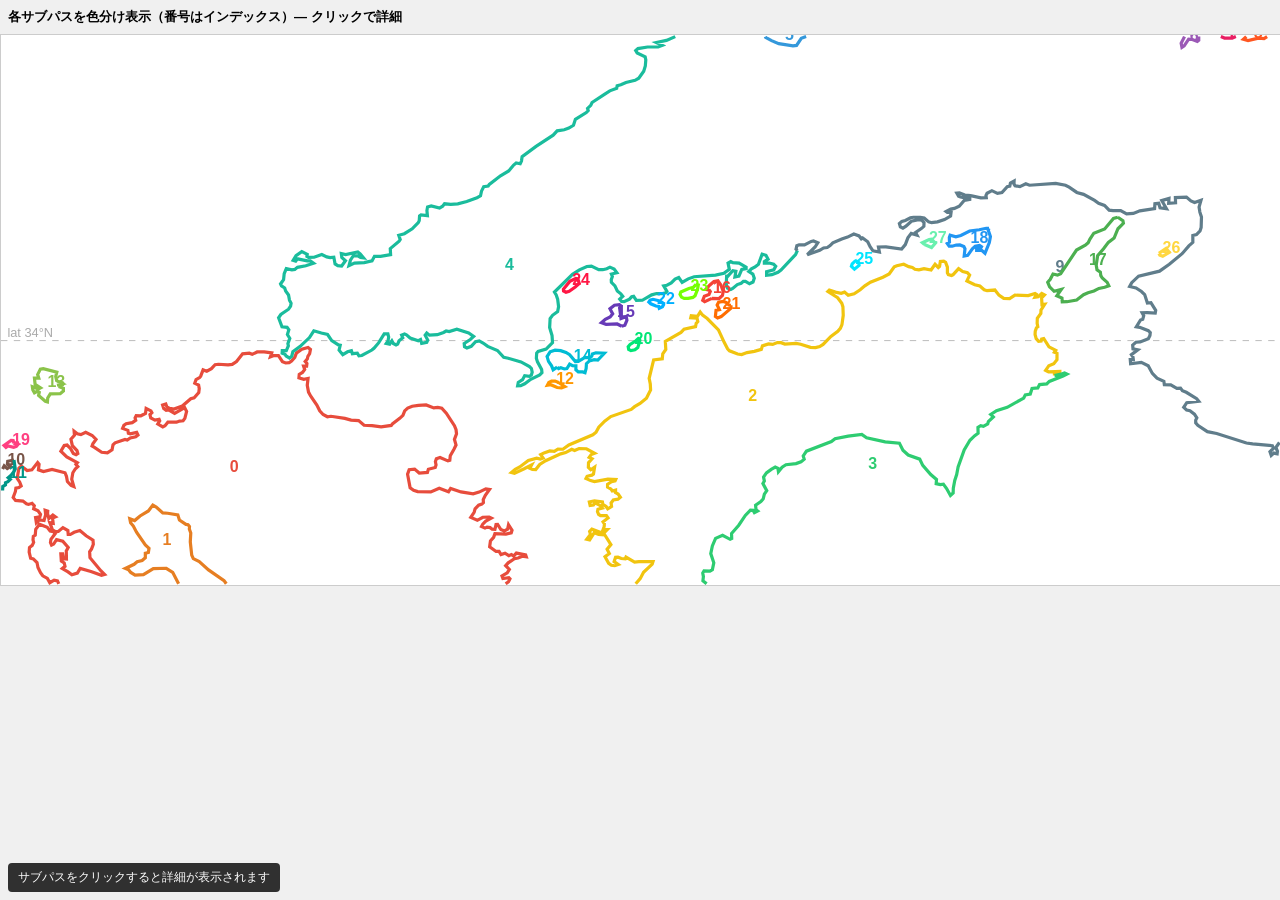
<file: preview-subpaths.html>
<!DOCTYPE html>
<html><head><meta charset="UTF-8">
<title>サブパス確認</title>
<style>
body { margin:0; background:#f0f0f0; font-family:sans-serif; }
h2 { margin:8px; font-size:13px; }
#info { position:fixed; bottom:8px; left:8px; background:rgba(0,0,0,0.8); color:white; padding:6px 10px; font-size:12px; border-radius:4px; }
svg { display:block; width:100%; border:1px solid #ccc; background:white; cursor:crosshair; }
</style>
</head>
<body>
<h2>各サブパスを色分け表示（番号はインデックス）— クリックで詳細</h2>
<svg viewBox="0 0 800 344" preserveAspectRatio="xMidYMid meet" id="map">
  <!-- 緯度34°N基準線 (y=191) -->
  <line x1="0" y1="191" x2="800" y2="191" stroke="#aaa" stroke-width="0.5" stroke-dasharray="4,4"/>
  <text x="4" y="189" font-size="8" fill="#aaa">lat 34°N</text>
  <path d="M 315.4 343.0 L 317.2 341.7 L 318.1 339.9 L 317.4 339.2 L 313.7 339.7 L 313.1 338.1 L 316.4 336.1 L 317.7 334.0 L 315.4 331.7 L 317.0 329.9 L 320.9 327.3 L 323.2 326.9 L 325.8 325.8 L 328.3 326.1 L 327.9 324.9 L 322.1 323.8 L 320.4 325.7 L 319.0 324.7 L 317.4 325.4 L 315.0 323.9 L 312.5 324.7 L 311.3 322.8 L 309.4 322.8 L 305.4 319.8 L 305.9 316.2 L 307.9 314.0 L 308.7 311.7 L 315.6 311.9 L 318.9 311.2 L 319.4 309.6 L 317.2 306.1 L 316.6 308.9 L 314.6 310.0 L 312.4 309.1 L 310.4 305.9 L 309.4 306.0 L 308.7 309.0 L 307.0 308.9 L 305.7 307.9 L 303.8 307.6 L 302.5 308.2 L 300.3 307.2 L 301.1 305.7 L 303.0 303.8 L 306.4 301.9 L 305.1 301.3 L 301.1 301.4 L 297.7 303.3 L 293.6 301.5 L 295.7 298.3 L 296.3 296.2 L 298.5 293.9 L 300.5 293.2 L 301.5 292.3 L 301.4 290.4 L 302.7 287.7 L 305.3 284.0 L 303.0 283.7 L 298.8 285.7 L 295.1 286.8 L 287.5 285.6 L 281.0 283.4 L 279.7 285.5 L 273.9 283.3 L 268.6 285.6 L 260.4 285.4 L 257.9 284.6 L 255.7 283.0 L 254.1 274.5 L 255.1 271.7 L 258.5 271.3 L 261.4 273.8 L 266.5 273.4 L 267.1 271.4 L 271.4 270.3 L 271.9 268.7 L 271.5 266.7 L 272.1 264.9 L 274.4 264.1 L 279.3 266.2 L 280.5 265.8 L 280.8 262.9 L 283.1 258.9 L 284.4 256.3 L 283.4 252.7 L 284.7 249.3 L 284.4 246.7 L 283.4 244.2 L 278.3 236.4 L 275.5 233.2 L 273.0 232.8 L 270.5 233.1 L 265.7 231.2 L 260.9 231.5 L 257.0 232.0 L 254.2 233.2 L 252.3 234.9 L 251.2 237.7 L 249.2 239.6 L 244.6 243.1 L 243.9 244.0 L 237.6 244.9 L 231.9 244.1 L 226.9 243.9 L 223.5 241.0 L 218.8 240.7 L 214.9 239.6 L 206.2 238.3 L 204.0 238.6 L 201.3 237.2 L 199.2 234.9 L 197.4 231.3 L 193.5 225.6 L 192.2 223.2 L 191.4 218.9 L 191.9 214.7 L 189.2 215.2 L 186.2 214.3 L 186.4 212.1 L 188.4 210.9 L 189.8 209.1 L 189.1 207.0 L 191.0 207.0 L 191.2 205.3 L 190.1 204.0 L 191.5 202.3 L 191.8 200.8 L 192.9 199.2 L 193.4 196.5 L 191.9 195.3 L 188.0 196.4 L 184.6 198.8 L 183.6 201.5 L 181.6 203.8 L 180.1 204.8 L 177.9 205.0 L 175.9 204.2 L 173.4 200.4 L 170.2 200.4 L 168.4 201.1 L 169.2 198.7 L 164.5 198.0 L 160.1 198.1 L 157.0 199.6 L 155.2 198.9 L 151.0 199.3 L 147.2 204.1 L 144.5 205.9 L 141.9 206.2 L 135.9 205.8 L 133.8 206.1 L 131.5 208.5 L 128.6 210.1 L 126.3 209.3 L 124.8 213.2 L 124.1 214.1 L 121.9 215.4 L 121.1 217.6 L 123.5 218.8 L 123.9 221.0 L 123.6 223.5 L 120.7 226.7 L 118.6 227.3 L 113.3 231.9 L 108.1 233.8 L 105.4 233.4 L 103.7 232.5 L 103.0 230.6 L 101.0 231.3 L 101.7 233.5 L 103.2 234.6 L 104.7 234.3 L 108.5 236.5 L 114.8 232.9 L 116.0 235.3 L 114.9 239.6 L 113.8 241.1 L 111.6 241.3 L 109.7 242.0 L 104.3 242.0 L 102.5 244.2 L 101.1 244.9 L 98.0 243.1 L 99.2 241.2 L 98.8 240.2 L 96.2 240.7 L 93.6 239.3 L 93.1 237.2 L 94.3 236.1 L 93.7 234.9 L 90.7 233.4 L 90.3 236.6 L 87.4 238.0 L 84.5 237.9 L 83.8 239.3 L 84.2 240.8 L 82.0 242.3 L 78.2 243.0 L 76.8 244.0 L 76.0 245.9 L 79.3 247.1 L 79.6 248.9 L 80.8 249.3 L 84.8 248.4 L 85.6 250.0 L 84.2 251.1 L 80.8 251.9 L 78.9 253.2 L 77.5 252.8 L 71.3 254.9 L 70.0 256.1 L 69.4 259.2 L 66.5 261.2 L 62.9 260.8 L 58.4 257.7 L 56.9 256.9 L 57.4 255.5 L 59.4 252.7 L 57.0 250.3 L 52.9 248.3 L 49.9 249.8 L 47.7 249.3 L 45.7 247.7 L 45.9 250.2 L 43.7 252.7 L 44.6 256.7 L 47.5 259.8 L 48.0 261.6 L 46.9 262.3 L 45.2 261.6 L 43.5 258.6 L 41.3 256.3 L 39.5 256.6 L 37.4 260.1 L 41.1 263.7 L 47.7 267.3 L 46.8 268.3 L 48.0 269.8 L 46.5 271.1 L 44.9 273.6 L 44.2 277.6 L 45.5 282.2 L 43.8 281.5 L 41.5 279.1 L 40.9 275.8 L 40.0 273.6 L 31.9 271.5 L 26.5 272.9 L 23.4 271.8 L 23.8 268.3 L 22.9 267.2 L 19.3 271.8 L 16.3 272.2 L 12.7 269.4 L 11.2 270.7 L 10.1 277.1 L 11.7 279.5 L 12.6 281.8 L 11.2 282.8 L 9.3 283.2 L 9.0 285.3 L 7.6 289.1 L 9.1 290.9 L 13.7 291.3 L 15.9 293.0 L 17.2 293.4 L 19.4 292.7 L 20.8 294.2 L 20.4 296.1 L 23.1 297.4 L 24.7 299.6 L 24.3 301.1 L 21.6 301.6 L 22.1 304.8 L 23.9 303.1 L 26.9 303.5 L 27.9 299.8 L 27.6 297.1 L 29.2 297.6 L 29.1 299.2 L 29.9 302.2 L 32.4 300.0 L 34.0 301.2 L 32.2 301.9 L 32.6 305.2 L 30.5 304.8 L 32.2 309.4 L 34.1 310.4 L 35.8 310.3 L 38.7 307.9 L 41.8 309.7 L 42.0 312.2 L 43.3 312.2 L 45.7 310.8 L 49.3 309.7 L 53.2 313.0 L 57.5 315.7 L 57.7 318.3 L 56.6 321.2 L 55.4 323.0 L 55.6 326.7 L 62.5 335.0 L 64.7 337.2 L 62.8 337.7 L 56.2 335.3 L 49.5 333.4 L 47.7 336.3 L 44.3 337.4 L 41.9 335.6 L 38.3 333.5 L 40.0 332.1 L 39.5 330.0 L 37.7 328.8 L 37.4 324.3 L 38.5 324.3 L 39.1 327.3 L 40.9 327.5 L 40.8 322.5 L 42.0 320.3 L 38.6 316.4 L 34.7 315.4 L 32.9 318.2 L 31.6 318.8 L 30.9 317.2 L 31.2 315.2 L 33.9 311.6 L 32.7 310.4 L 30.7 310.0 L 28.9 307.7 L 24.0 305.8 L 21.7 308.9 L 21.4 312.6 L 20.2 313.4 L 20.0 315.5 L 20.4 317.1 L 19.5 319.0 L 17.8 320.3 L 17.6 323.2 L 18.5 327.0 L 20.2 327.4 L 22.5 329.7 L 23.1 332.8 L 24.7 336.1 L 26.1 338.0 L 29.0 339.6 L 30.5 342.3 L 33.2 340.7 L 35.3 341.2 L 36.1 343.0" fill="none" stroke="#e74c3c" stroke-width="2" data-idx="0" data-n="349" data-xrange="8-328" data-yrange="195-343"/>
<text x="143" y="273" font-size="10" fill="#e74c3c" font-weight="bold">0</text>
<path d="M 111.0 343.0 L 107.3 335.8 L 103.3 333.3 L 95.2 333.5 L 89.0 337.3 L 83.8 337.6 L 81.1 335.9 L 79.8 334.3 L 77.7 333.4 L 83.2 330.8 L 85.1 329.2 L 88.2 328.4 L 90.2 326.7 L 90.2 323.9 L 92.1 323.4 L 92.5 320.8 L 90.2 318.7 L 84.7 310.8 L 82.7 306.9 L 81.0 304.8 L 80.5 302.4 L 83.5 303.5 L 86.9 300.6 L 92.1 297.5 L 94.9 293.8 L 97.0 295.0 L 101.1 298.7 L 104.2 298.9 L 110.5 299.9 L 111.5 303.1 L 115.6 305.9 L 116.9 306.1 L 117.8 307.2 L 117.7 308.8 L 118.6 311.3 L 118.3 316.8 L 119.2 325.1 L 120.2 327.3 L 123.9 329.1 L 129.7 334.3 L 139.4 341.0 L 140.8 343.0" fill="none" stroke="#e67e22" stroke-width="2" data-idx="1" data-n="42" data-xrange="78-141" data-yrange="294-343"/>
<text x="101" y="319" font-size="10" fill="#e67e22" font-weight="bold">1</text>
<path d="M 658.4 212.8 L 658.4 211.9 L 661.8 211.1 L 661.8 210.3 L 654.7 210.5 L 652.9 209.6 L 654.9 206.7 L 658.0 205.4 L 660.0 202.9 L 660.0 198.9 L 658.4 198.3 L 659.2 197.1 L 655.0 194.9 L 651.7 189.7 L 650.4 190.0 L 650.1 191.3 L 648.5 191.4 L 647.0 189.8 L 646.3 187.2 L 646.4 185.2 L 647.2 182.9 L 648.0 182.4 L 647.6 180.2 L 647.7 177.0 L 649.9 174.0 L 650.0 171.9 L 652.3 168.3 L 650.6 168.5 L 650.4 164.4 L 652.2 162.4 L 650.5 161.5 L 648.3 163.6 L 646.2 163.9 L 647.1 162.1 L 646.3 161.6 L 642.0 162.9 L 633.7 162.6 L 630.4 164.7 L 626.7 164.6 L 623.7 162.6 L 621.2 159.4 L 616.3 159.8 L 614.5 159.2 L 611.8 156.9 L 608.6 156.1 L 603.7 153.7 L 605.4 150.1 L 604.0 148.6 L 601.1 147.8 L 598.5 146.0 L 595.1 149.8 L 594.1 150.3 L 592.1 149.8 L 591.5 148.6 L 591.5 145.1 L 590.4 142.1 L 589.2 141.4 L 587.1 141.6 L 586.6 144.6 L 585.8 145.3 L 583.8 143.3 L 581.3 146.9 L 576.9 146.0 L 573.7 146.8 L 571.2 146.4 L 569.6 145.3 L 567.3 144.8 L 564.2 143.3 L 559.9 144.2 L 558.3 144.9 L 555.1 149.4 L 551.2 151.4 L 543.4 154.5 L 539.9 156.8 L 537.0 159.2 L 533.2 161.7 L 529.5 162.7 L 527.2 160.7 L 525.1 161.4 L 521.5 160.7 L 517.7 159.4 L 516.8 160.3 L 522.9 164.2 L 525.5 167.6 L 526.2 169.8 L 526.4 175.2 L 525.6 181.0 L 524.6 183.3 L 523.0 185.2 L 518.7 188.4 L 513.8 193.4 L 511.7 194.7 L 509.1 195.4 L 505.9 195.2 L 499.8 193.3 L 496.9 192.8 L 489.9 193.2 L 487.5 192.3 L 485.2 192.2 L 482.3 193.4 L 479.7 193.1 L 475.9 194.3 L 475.2 196.5 L 470.8 197.7 L 466.3 198.5 L 462.9 199.7 L 460.4 199.4 L 455.3 197.4 L 454.1 196.1 L 452.0 192.1 L 448.4 184.3 L 441.4 177.2 L 438.5 175.1 L 437.0 173.1 L 435.3 175.8 L 431.4 175.5 L 431.1 176.7 L 435.0 176.9 L 435.5 179.1 L 434.5 180.2 L 434.1 182.3 L 426.9 183.9 L 425.0 185.9 L 415.2 191.5 L 415.5 196.6 L 413.6 199.2 L 413.3 202.4 L 407.9 203.1 L 405.1 214.6 L 405.8 218.1 L 406.0 221.8 L 403.4 227.0 L 399.4 230.3 L 396.0 232.3 L 393.9 234.0 L 381.1 238.5 L 377.3 241.4 L 373.6 245.1 L 371.9 248.3 L 369.9 249.9 L 354.9 256.2 L 351.2 258.9 L 348.1 258.8 L 345.8 260.2 L 343.0 260.0 L 339.4 261.2 L 337.3 262.3 L 338.8 264.4 L 337.1 265.1 L 334.8 264.5 L 329.6 265.9 L 324.2 270.0 L 321.4 271.4 L 319.0 273.5 L 320.9 274.0 L 327.0 271.1 L 331.6 268.7 L 330.5 270.8 L 332.1 271.5 L 334.2 271.6 L 336.7 268.4 L 340.4 266.1 L 349.8 261.8 L 352.9 261.0 L 356.7 258.9 L 358.5 259.7 L 361.3 258.5 L 365.9 258.6 L 371.0 261.4 L 368.9 262.2 L 367.6 264.0 L 369.4 264.9 L 367.2 267.3 L 367.1 270.2 L 368.6 271.7 L 371.0 270.1 L 370.3 274.4 L 369.3 275.1 L 366.3 275.8 L 365.6 277.2 L 368.5 278.5 L 370.9 279.1 L 379.3 277.6 L 384.2 277.8 L 383.8 278.7 L 381.6 279.2 L 379.1 280.8 L 379.1 282.6 L 381.3 283.9 L 382.0 285.0 L 384.1 284.4 L 384.1 286.0 L 385.7 286.9 L 387.1 288.9 L 385.6 290.1 L 382.7 290.6 L 381.3 292.5 L 381.6 294.7 L 379.2 296.2 L 378.2 294.7 L 376.1 293.4 L 375.9 291.8 L 370.9 291.1 L 367.7 291.8 L 368.2 294.0 L 370.3 293.7 L 371.3 292.4 L 374.6 294.2 L 375.8 295.7 L 373.1 296.4 L 372.8 297.9 L 373.5 299.6 L 374.7 300.4 L 378.4 300.4 L 379.4 301.8 L 376.3 304.3 L 377.1 305.5 L 377.0 307.2 L 376.3 309.1 L 378.9 309.1 L 377.4 310.6 L 374.9 311.0 L 369.3 308.9 L 367.9 310.3 L 368.4 312.1 L 366.1 315.2 L 367.9 315.6 L 370.8 311.1 L 373.5 312.1 L 377.4 312.5 L 381.2 318.5 L 378.8 321.4 L 380.2 324.1 L 377.5 326.1 L 379.8 330.2 L 381.5 331.4 L 383.6 331.7 L 385.8 330.9 L 383.2 329.1 L 384.1 326.5 L 385.6 326.4 L 387.7 327.2 L 390.1 327.4 L 390.6 326.3 L 396.0 329.5 L 398.7 329.2 L 407.5 329.1 L 407.0 330.7 L 401.6 335.8 L 399.5 339.8 L 396.7 343.0" fill="none" stroke="#f1c40f" stroke-width="2" data-idx="2" data-n="251" data-xrange="319-662" data-yrange="141-343"/>
<text x="467" y="229" font-size="10" fill="#f1c40f" font-weight="bold">2</text>
<path d="M 441.0 343.0 L 438.7 341.1 L 439.0 338.5 L 438.6 336.3 L 439.4 334.9 L 443.1 335.1 L 444.6 334.2 L 445.5 329.9 L 443.6 324.1 L 444.6 319.3 L 446.6 314.6 L 451.0 312.7 L 455.7 315.2 L 456.7 314.7 L 456.6 311.6 L 461.1 306.4 L 465.2 300.3 L 468.4 297.0 L 470.1 297.1 L 470.9 298.5 L 472.9 297.5 L 471.9 296.7 L 471.6 293.9 L 474.9 291.6 L 476.4 289.9 L 477.1 287.0 L 478.6 284.8 L 476.2 280.3 L 477.1 278.8 L 476.6 276.3 L 478.4 273.7 L 481.4 271.5 L 483.9 270.1 L 485.6 270.9 L 485.9 272.9 L 488.2 270.1 L 490.6 268.6 L 496.9 267.9 L 500.0 266.8 L 502.0 265.1 L 501.4 263.1 L 503.4 260.1 L 519.0 254.1 L 521.3 252.3 L 529.5 250.7 L 538.0 249.6 L 541.0 251.8 L 552.6 254.3 L 561.5 255.1 L 563.7 259.5 L 567.0 262.5 L 574.2 265.1 L 576.1 269.0 L 581.1 274.7 L 584.7 277.8 L 584.5 280.4 L 587.1 281.0 L 589.0 280.7 L 591.0 283.5 L 593.4 287.8 L 595.1 286.2 L 595.2 283.3 L 596.1 278.4 L 597.3 274.7 L 598.2 270.0 L 602.0 259.3 L 605.6 253.3 L 608.6 250.4 L 610.7 248.9 L 610.6 245.2 L 612.3 244.2 L 614.0 244.6 L 616.7 243.1 L 617.1 241.6 L 620.2 238.7 L 618.6 237.2 L 622.2 234.8 L 628.9 232.7 L 639.2 226.9 L 640.2 224.9 L 643.3 224.4 L 644.4 220.9 L 648.0 220.6 L 649.1 218.5 L 653.6 218.1 L 655.2 216.5 L 663.8 213.1 L 666.2 211.9 L 664.7 211.2 L 662.5 212.0 L 658.4 212.8" fill="none" stroke="#2ecc71" stroke-width="2" data-idx="3" data-n="91" data-xrange="439-666" data-yrange="211-343"/>
<text x="542" y="271" font-size="10" fill="#2ecc71" font-weight="bold">3</text>
<path d="M 497.8 134.6 L 496.6 137.2 L 487.5 146.9 L 485.6 148.3 L 481.8 149.8 L 478.5 150.2 L 478.5 148.0 L 483.0 146.8 L 484.2 144.6 L 482.9 143.2 L 480.2 142.5 L 477.1 142.6 L 477.1 141.6 L 479.4 140.1 L 478.1 137.7 L 475.7 137.0 L 473.4 143.3 L 471.3 145.0 L 469.0 146.2 L 467.4 147.8 L 469.9 149.4 L 470.8 152.0 L 470.0 154.4 L 467.8 155.5 L 465.3 154.0 L 464.0 154.0 L 462.6 155.2 L 460.2 156.0 L 457.3 158.4 L 456.1 159.0 L 454.0 158.1 L 453.3 155.9 L 453.5 150.8 L 454.1 150.9 L 457.4 147.3 L 459.3 147.7 L 458.7 151.2 L 461.2 150.7 L 463.0 146.5 L 465.7 146.0 L 465.7 145.1 L 461.3 142.6 L 457.4 142.3 L 456.1 141.6 L 454.4 142.6 L 455.2 146.5 L 451.8 148.9 L 446.6 150.1 L 433.2 151.1 L 429.5 152.4 L 425.7 154.6 L 423.6 151.6 L 421.3 152.6 L 418.9 155.0 L 416.2 156.4 L 414.2 156.8 L 416.2 160.2 L 415.4 161.2 L 413.5 161.6 L 409.7 161.6 L 406.7 162.4 L 400.8 165.8 L 397.1 165.9 L 395.4 163.3 L 394.2 163.6 L 392.8 165.1 L 389.4 166.7 L 387.9 166.6 L 386.7 165.1 L 388.6 163.3 L 387.4 161.8 L 385.2 160.0 L 383.7 156.8 L 381.5 154.6 L 381.4 152.9 L 382.1 150.9 L 381.5 149.4 L 384.9 148.6 L 383.2 146.3 L 380.6 145.1 L 378.6 146.1 L 376.1 146.7 L 373.6 146.7 L 369.0 144.4 L 366.2 144.7 L 361.5 146.8 L 357.2 149.6 L 345.9 160.7 L 347.0 162.5 L 347.9 165.1 L 348.5 169.8 L 347.9 172.9 L 344.7 175.2 L 343.2 177.2 L 342.9 182.8 L 344.4 187.8 L 344.7 192.3 L 340.7 196.3 L 335.7 197.8 L 334.8 198.8 L 334.6 202.0 L 335.3 204.3 L 337.9 209.1 L 338.1 211.1 L 336.7 212.5 L 331.1 215.2 L 327.3 218.0 L 324.8 219.2 L 322.9 219.3 L 323.3 217.2 L 326.0 215.4 L 327.3 212.9 L 330.2 213.3 L 331.5 212.5 L 332.0 210.7 L 331.5 208.4 L 330.3 207.2 L 325.0 204.3 L 317.0 202.0 L 314.2 201.5 L 310.3 197.2 L 304.2 194.6 L 301.3 192.5 L 298.9 191.2 L 296.6 191.7 L 293.9 194.6 L 291.2 195.6 L 289.7 194.8 L 289.5 192.8 L 293.3 190.3 L 295.4 188.4 L 292.3 186.2 L 284.9 183.9 L 280.1 185.4 L 278.2 185.0 L 276.6 185.9 L 272.7 187.3 L 267.8 187.6 L 266.1 186.3 L 265.1 187.6 L 266.7 190.7 L 266.1 192.1 L 262.9 192.7 L 262.2 190.4 L 260.8 191.1 L 255.7 189.4 L 253.4 187.4 L 252.2 186.9 L 250.4 187.6 L 251.1 189.2 L 248.8 191.1 L 247.9 193.2 L 246.9 193.7 L 245.2 192.8 L 244.3 191.1 L 242.9 193.2 L 240.8 192.8 L 241.9 191.1 L 242.3 188.8 L 241.8 186.8 L 239.5 186.8 L 236.1 192.3 L 233.1 195.8 L 231.8 196.9 L 225.5 200.3 L 223.7 200.5 L 222.7 198.9 L 219.6 199.2 L 219.0 197.3 L 216.6 198.0 L 213.6 199.8 L 211.3 197.0 L 212.0 193.9 L 210.9 193.7 L 206.7 191.0 L 204.1 187.2 L 200.2 186.3 L 195.5 184.9 L 192.8 189.1 L 187.0 194.6 L 182.4 197.9 L 181.7 200.8 L 180.3 201.9 L 178.2 200.6 L 177.5 199.6 L 175.7 198.9 L 175.8 197.3 L 178.3 197.3 L 179.6 194.3 L 179.3 192.9 L 180.5 189.6 L 179.0 187.2 L 179.9 184.2 L 178.8 182.7 L 175.6 182.4 L 173.5 176.7 L 174.9 174.7 L 179.7 171.4 L 181.0 169.4 L 181.3 167.7 L 180.3 165.7 L 179.7 162.5 L 177.9 160.0 L 177.3 158.1 L 175.3 156.8 L 174.7 155.6 L 176.6 152.9 L 177.0 149.1 L 178.3 146.0 L 181.8 146.8 L 183.6 146.5 L 185.3 145.2 L 190.5 144.2 L 195.3 142.6 L 193.3 141.2 L 191.4 141.2 L 185.3 139.9 L 184.2 141.3 L 182.6 140.8 L 184.4 137.9 L 188.0 135.4 L 191.4 137.1 L 191.2 138.4 L 192.2 139.0 L 195.7 138.9 L 200.5 137.2 L 203.6 138.7 L 205.7 139.1 L 208.0 138.9 L 208.8 143.1 L 210.5 144.2 L 212.9 144.4 L 215.3 141.1 L 213.0 139.0 L 212.7 136.6 L 215.4 137.2 L 223.0 135.6 L 224.5 136.8 L 226.6 139.3 L 224.7 139.1 L 222.8 137.9 L 220.1 138.1 L 218.4 140.7 L 217.5 144.2 L 220.9 142.6 L 227.0 142.3 L 231.9 141.2 L 233.4 138.3 L 237.2 138.3 L 243.5 137.3 L 243.3 133.5 L 248.8 128.9 L 249.5 127.8 L 248.6 125.2 L 252.1 124.2 L 257.0 121.1 L 260.8 117.3 L 261.4 116.0 L 261.6 113.1 L 262.5 112.5 L 266.5 112.9 L 266.2 109.7 L 266.6 107.5 L 268.9 106.8 L 274.1 108.2 L 276.0 107.0 L 277.2 105.5 L 281.1 105.9 L 285.5 105.5 L 291.1 104.1 L 297.5 101.7 L 299.7 100.5 L 300.3 97.6 L 301.7 94.8 L 304.5 94.4 L 305.2 93.4 L 312.2 88.0 L 317.3 85.0 L 320.4 81.3 L 322.0 80.0 L 324.5 80.5 L 325.3 78.8 L 325.7 76.0 L 334.4 69.6 L 345.1 62.6 L 347.6 59.9 L 352.0 59.2 L 354.9 58.2 L 357.8 56.4 L 359.0 52.7 L 365.8 48.5 L 367.0 47.2 L 366.6 45.9 L 368.6 44.0 L 369.4 42.2 L 376.9 37.3 L 380.5 34.9 L 384.8 33.3 L 385.1 31.7 L 387.4 31.1 L 390.6 29.7 L 396.3 28.3 L 398.6 27.0 L 401.7 22.6 L 402.7 19.4 L 403.0 15.5 L 402.6 13.7 L 397.6 11.2 L 396.7 9.7 L 398.1 8.5 L 404.1 7.5 L 410.7 7.5 L 413.3 6.5 L 409.6 4.7 L 415.9 3.4 L 421.4 1.0" fill="none" stroke="#1abc9c" stroke-width="2" data-idx="4" data-n="316" data-xrange="173-498" data-yrange="1-219"/>
<text x="315" y="147" font-size="10" fill="#1abc9c" font-weight="bold">4</text>
<path d="M 477.7 1.0 L 477.9 1.5 L 481.6 3.5 L 486.1 5.4 L 495.0 6.8 L 497.2 6.5 L 500.2 2.1 L 503.2 1.0" fill="none" stroke="#3498db" stroke-width="2" data-idx="5" data-n="8" data-xrange="478-503" data-yrange="1-7"/>
<text x="490" y="3" font-size="10" fill="#3498db" font-weight="bold">5</text>
<path d="M 739.7 1.0 L 737.6 5.2 L 738.1 7.7 L 739.5 6.8 L 742.3 2.6 L 744.6 2.8 L 747.7 4.0 L 748.6 3.3 L 748.6 1.0" fill="none" stroke="#9b59b6" stroke-width="2" data-idx="6" data-n="9" data-xrange="738-749" data-yrange="1-8"/>
<text x="743" y="4" font-size="10" fill="#9b59b6" font-weight="bold">6</text>
<path d="M 762.4 1.0 L 764.7 1.9 L 769.5 1.9 L 771.8 1.0" fill="none" stroke="#e91e63" stroke-width="2" data-idx="7" data-n="4" data-xrange="762-772" data-yrange="1-2"/>
<text x="767" y="1" font-size="10" fill="#e91e63" font-weight="bold">7</text>
<path d="M 778.3 1.0 L 776.5 2.7 L 779.4 3.5 L 785.9 2.0 L 789.4 2.2 L 791.3 1.0" fill="none" stroke="#ff5722" stroke-width="2" data-idx="8" data-n="6" data-xrange="776-791" data-yrange="1-4"/>
<text x="783" y="2" font-size="10" fill="#ff5722" font-weight="bold">8</text>
<path d="M 799.0 254.7 L 796.8 257.8 L 797.8 260.2 L 797.6 261.8 L 795.5 261.3 L 793.9 262.8 L 793.1 260.5 L 795.3 258.4 L 794.6 256.7 L 782.3 255.5 L 778.4 255.0 L 759.8 249.1 L 754.0 247.9 L 748.0 243.9 L 746.7 242.4 L 746.7 240.7 L 747.4 239.3 L 745.9 237.0 L 743.1 234.8 L 741.0 234.4 L 739.2 232.7 L 741.1 229.8 L 748.6 228.9 L 747.3 227.3 L 740.8 223.3 L 738.4 222.3 L 737.2 220.7 L 734.9 220.9 L 731.1 218.7 L 727.1 218.6 L 726.8 216.5 L 722.5 214.5 L 719.6 211.5 L 717.0 206.7 L 712.7 204.6 L 706.0 205.5 L 705.8 202.9 L 707.7 202.9 L 707.5 201.3 L 706.5 199.8 L 710.5 196.8 L 707.5 196.2 L 707.3 193.8 L 709.3 192.0 L 712.0 191.8 L 717.1 189.8 L 718.1 187.8 L 718.3 186.0 L 717.1 184.8 L 711.7 182.7 L 709.6 182.4 L 712.2 178.1 L 713.6 177.6 L 714.2 175.5 L 713.2 173.6 L 716.5 173.5 L 721.4 173.8 L 721.7 172.1 L 718.7 167.3 L 716.5 167.5 L 714.8 162.2 L 712.8 160.3 L 709.4 158.1 L 705.4 157.2 L 706.7 154.8 L 711.0 150.7 L 724.1 147.6 L 730.2 143.3 L 738.2 136.7 L 742.4 131.8 L 744.9 129.6 L 744.9 125.3 L 747.2 124.7 L 749.4 122.5 L 750.1 120.3 L 750.3 113.8 L 749.3 110.7 L 748.8 107.5 L 750.0 103.3 L 746.0 104.7 L 743.7 103.7 L 740.9 101.3 L 734.0 101.6 L 734.1 104.9 L 729.8 105.2 L 730.0 102.2 L 725.5 103.5 L 728.4 108.6 L 724.4 108.0 L 723.6 105.2 L 721.2 105.5 L 721.0 108.5 L 711.8 109.9 L 707.7 111.5 L 703.5 111.8 L 699.8 109.7 L 695.0 109.8 L 692.6 109.5 L 689.7 106.5 L 686.0 105.2 L 683.5 103.4 L 676.6 99.6 L 672.4 98.4 L 667.6 95.1 L 665.3 93.9 L 659.2 92.7 L 642.8 93.9 L 640.5 93.0 L 636.8 94.8 L 633.8 94.2 L 633.1 93.1 L 633.2 91.3 L 630.9 92.6 L 630.5 94.5 L 628.9 94.8 L 625.6 98.5 L 622.8 99.0 L 619.3 97.3 L 616.3 98.9 L 615.6 100.3 L 615.8 101.7 L 612.4 101.8 L 606.0 100.4 L 602.4 100.0 L 599.0 98.7 L 597.4 98.8 L 598.5 100.8 L 599.7 101.3 L 606.3 102.6 L 602.0 103.4 L 598.9 107.0 L 595.9 108.4 L 593.6 108.8 L 590.7 110.3 L 591.5 110.9 L 593.8 110.9 L 593.5 113.2 L 589.7 115.4 L 585.3 116.8 L 581.6 117.3 L 579.8 116.8 L 577.0 114.4 L 574.6 113.9 L 570.3 113.9 L 568.4 114.2 L 565.2 115.9 L 563.0 116.6 L 561.5 117.8 L 562.1 119.9 L 563.7 120.7 L 565.6 119.5 L 569.0 116.4 L 573.4 115.4 L 575.5 115.8 L 576.9 117.3 L 576.8 119.6 L 575.2 121.0 L 571.6 123.4 L 572.5 125.1 L 568.9 124.0 L 566.8 126.8 L 565.2 131.0 L 562.9 133.8 L 553.1 132.4 L 548.4 132.5 L 549.0 135.6 L 545.0 134.9 L 543.2 132.3 L 541.7 129.2 L 538.5 126.9 L 537.7 127.4 L 536.3 125.6 L 533.0 124.4 L 529.1 126.3 L 525.5 127.5 L 519.9 129.9 L 518.2 131.6 L 516.4 132.8 L 514.1 133.1 L 511.7 134.6 L 503.9 137.3 L 508.8 132.5 L 510.5 129.8 L 507.8 128.7 L 506.4 129.0 L 502.2 131.2 L 498.8 131.1 L 497.4 131.7 L 496.9 133.8 L 497.8 134.6" fill="none" stroke="#607d8b" stroke-width="2" data-idx="9" data-n="190" data-xrange="497-799" data-yrange="91-263"/>
<text x="659" y="148" font-size="10" fill="#607d8b" font-weight="bold">9</text>
<path d="M 8.1 265.6 L 4.2 266.4 L 4.0 268.2 L 6.0 269.6 L 3.9 271.0 L 2.0 269.3 L 1.0 271.2" fill="none" stroke="#795548" stroke-width="2" data-idx="10" data-n="7" data-xrange="1-8" data-yrange="266-271"/>
<text x="4" y="269" font-size="10" fill="#795548" font-weight="bold">10</text>
<path d="M 1.0 284.7 L 1.1 282.2 L 2.8 281.2 L 2.8 279.9 L 4.3 279.2 L 5.8 277.7 L 4.5 276.7 L 6.3 275.1 L 8.1 272.9 L 8.9 271.3 L 8.1 265.6" fill="none" stroke="#009688" stroke-width="2" data-idx="11" data-n="11" data-xrange="1-9" data-yrange="266-285"/>
<text x="5" y="277" font-size="10" fill="#009688" font-weight="bold">11</text>
<path d="M 348.5 217.2 L 346.3 216.3 L 344.1 216.3 L 342.4 217.2 L 341.5 218.9 L 343.6 218.6 L 347.6 220.3 L 350.3 220.6 L 352.4 219.8 L 348.5 217.2" fill="none" stroke="#ff9800" stroke-width="2" data-idx="12" data-n="10" data-xrange="342-352" data-yrange="216-221"/>
<text x="347" y="218" font-size="10" fill="#ff9800" font-weight="bold">12</text>
<path d="M 36.0 219.7 L 36.0 218.9 L 38.6 218.1 L 34.8 216.1 L 34.2 213.4 L 34.9 210.7 L 26.4 208.5 L 24.6 208.8 L 22.9 212.2 L 23.6 214.4 L 20.9 214.4 L 21.3 218.4 L 24.7 220.6 L 23.4 221.3 L 19.6 219.8 L 19.9 221.9 L 20.9 223.6 L 22.6 222.7 L 23.9 223.4 L 23.5 225.3 L 27.7 228.9 L 29.0 229.3 L 29.2 226.9 L 30.8 224.3 L 37.0 224.2 L 39.0 222.5 L 39.0 220.8 L 36.0 219.7" fill="none" stroke="#8bc34a" stroke-width="2" data-idx="13" data-n="28" data-xrange="20-39" data-yrange="209-229"/>
<text x="29" y="220" font-size="10" fill="#8bc34a" font-weight="bold">13</text>
<path d="M 347.6 207.6 L 348.5 208.5 L 349.9 208.0 L 352.1 208.7 L 353.7 208.5 L 355.4 205.7 L 357.2 206.7 L 359.3 206.8 L 359.3 209.2 L 360.8 210.6 L 363.6 210.6 L 365.0 211.1 L 365.7 208.5 L 365.9 205.4 L 367.6 203.8 L 370.7 202.9 L 373.0 203.2 L 377.1 198.9 L 371.8 198.6 L 369.6 199.4 L 369.2 200.8 L 367.7 201.7 L 365.0 201.5 L 360.8 204.0 L 359.0 204.1 L 355.4 199.8 L 353.1 198.4 L 349.8 197.3 L 346.3 197.0 L 343.2 198.0 L 341.3 201.0 L 342.2 204.0 L 344.1 206.8 L 345.1 209.3 L 347.6 207.6" fill="none" stroke="#00bcd4" stroke-width="2" data-idx="14" data-n="35" data-xrange="341-377" data-yrange="197-211"/>
<text x="358" y="204" font-size="10" fill="#00bcd4" font-weight="bold">14</text>
<path d="M 388.0 182.0 L 389.9 181.4 L 391.2 178.3 L 390.8 175.9 L 387.5 177.2 L 386.7 171.0 L 387.5 169.4 L 386.5 168.6 L 383.4 168.9 L 380.6 171.1 L 382.3 174.3 L 380.7 176.2 L 377.7 177.7 L 375.3 179.8 L 378.2 180.8 L 385.1 180.6 L 388.0 182.0" fill="none" stroke="#673ab7" stroke-width="2" data-idx="15" data-n="17" data-xrange="375-391" data-yrange="169-182"/>
<text x="385" y="176" font-size="10" fill="#673ab7" font-weight="bold">15</text>
<path d="M 444.3 164.6 L 448.8 164.7 L 450.9 162.8 L 451.4 160.3 L 450.0 156.4 L 448.1 153.6 L 445.6 154.1 L 442.9 156.4 L 440.5 159.0 L 442.7 159.5 L 443.3 160.3 L 442.5 162.2 L 439.6 163.3 L 438.6 165.9 L 439.8 166.7 L 444.3 164.6" fill="none" stroke="#f44336" stroke-width="2" data-idx="16" data-n="16" data-xrange="439-451" data-yrange="154-167"/>
<text x="445" y="161" font-size="10" fill="#f44336" font-weight="bold">16</text>
<path d="M 698.0 113.9 L 695.3 114.7 L 689.8 121.2 L 683.0 123.9 L 680.6 127.6 L 679.5 129.8 L 677.7 131.4 L 672.2 134.4 L 662.3 149.2 L 660.3 150.1 L 657.5 149.4 L 655.8 152.7 L 654.2 154.5 L 655.4 157.4 L 658.2 160.2 L 662.7 159.0 L 659.9 163.0 L 663.1 164.4 L 663.3 166.8 L 666.2 166.7 L 672.3 165.6 L 676.6 162.3 L 679.4 161.1 L 683.1 160.0 L 686.2 158.4 L 689.8 157.7 L 692.4 156.8 L 691.4 154.6 L 688.3 151.9 L 687.4 150.4 L 687.1 148.2 L 685.0 146.8 L 684.5 143.8 L 685.4 137.9 L 689.1 133.6 L 692.1 129.6 L 695.7 126.9 L 698.1 121.1 L 701.5 117.7 L 701.2 116.1 L 698.0 113.9" fill="none" stroke="#4caf50" stroke-width="2" data-idx="17" data-n="41" data-xrange="654-701" data-yrange="114-167"/>
<text x="680" y="144" font-size="10" fill="#4caf50" font-weight="bold">17</text>
<path d="M 617.5 120.8 L 615.8 120.8 L 611.4 121.7 L 605.4 122.5 L 599.9 125.3 L 596.8 126.1 L 593.2 125.1 L 592.7 126.5 L 592.8 129.4 L 591.4 130.3 L 592.6 132.0 L 594.5 132.0 L 597.0 131.3 L 599.3 131.2 L 601.8 132.2 L 602.5 133.6 L 602.0 138.1 L 604.2 137.7 L 607.1 133.7 L 608.9 132.1 L 611.6 131.6 L 612.8 132.4 L 612.2 133.5 L 609.8 133.8 L 609.8 134.6 L 613.1 134.7 L 615.0 136.4 L 617.7 129.7 L 618.4 126.0 L 617.0 121.9 L 617.5 120.8" fill="none" stroke="#2196f3" stroke-width="2" data-idx="18" data-n="31" data-xrange="591-618" data-yrange="121-138"/>
<text x="606" y="130" font-size="10" fill="#2196f3" font-weight="bold">18</text>
<path d="M 8.1 255.1 L 7.6 253.5 L 6.3 253.4 L 1.9 256.5 L 3.1 257.7 L 4.4 256.8 L 7.9 257.7 L 9.6 257.1 L 10.7 255.8 L 10.3 254.8 L 8.1 255.1" fill="none" stroke="#ff4081" stroke-width="2" data-idx="19" data-n="11" data-xrange="2-11" data-yrange="253-258"/>
<text x="7" y="256" font-size="10" fill="#ff4081" font-weight="bold">19</text>
<path d="M 398.9 189.2 L 396.8 191.1 L 393.2 193.4 L 392.0 194.8 L 392.3 196.5 L 393.7 197.3 L 396.2 196.8 L 398.0 195.4 L 399.3 190.9 L 398.9 189.2" fill="none" stroke="#00e676" stroke-width="2" data-idx="20" data-n="10" data-xrange="392-399" data-yrange="189-197"/>
<text x="396" y="193" font-size="10" fill="#00e676" font-weight="bold">20</text>
<path d="M 456.2 168.9 L 454.9 168.8 L 453.4 167.2 L 451.4 166.5 L 448.5 167.0 L 447.6 168.7 L 449.0 171.6 L 446.9 172.1 L 446.5 175.9 L 447.9 176.9 L 450.1 176.0 L 456.3 170.7 L 456.2 168.9" fill="none" stroke="#ff6d00" stroke-width="2" data-idx="21" data-n="13" data-xrange="446-456" data-yrange="166-177"/>
<text x="451" y="171" font-size="10" fill="#ff6d00" font-weight="bold">21</text>
<path d="M 411.2 166.1 L 407.5 165.2 L 405.7 165.7 L 404.9 166.9 L 406.1 168.0 L 409.3 169.4 L 411.1 169.7 L 411.4 170.8 L 413.4 169.8 L 414.1 168.6 L 413.3 167.1 L 411.2 166.1" fill="none" stroke="#00b0ff" stroke-width="2" data-idx="22" data-n="12" data-xrange="405-414" data-yrange="165-171"/>
<text x="410" y="168" font-size="10" fill="#00b0ff" font-weight="bold">22</text>
<path d="M 434.4 155.9 L 432.7 157.7 L 429.9 158.4 L 424.9 160.6 L 424.4 162.1 L 425.3 163.8 L 427.0 164.6 L 429.5 164.6 L 432.4 164.0 L 433.8 162.9 L 435.3 159.1 L 435.8 156.2 L 434.4 155.9" fill="none" stroke="#76ff03" stroke-width="2" data-idx="23" data-n="13" data-xrange="424-436" data-yrange="156-165"/>
<text x="431" y="160" font-size="10" fill="#76ff03" font-weight="bold">23</text>
<path d="M 360.5 152.4 L 359.3 152.2 L 355.5 154.0 L 351.5 158.9 L 351.6 160.0 L 353.1 160.8 L 355.1 160.2 L 358.9 157.5 L 361.4 155.3 L 360.5 152.4" fill="none" stroke="#ff1744" stroke-width="2" data-idx="24" data-n="10" data-xrange="352-361" data-yrange="152-161"/>
<text x="357" y="156" font-size="10" fill="#ff1744" font-weight="bold">24</text>
<path d="M 535.0 140.8 L 533.7 141.4 L 532.0 143.1 L 531.5 144.6 L 533.4 146.4 L 536.3 144.0 L 536.1 142.3 L 535.0 140.8" fill="none" stroke="#00e5ff" stroke-width="2" data-idx="25" data-n="8" data-xrange="532-536" data-yrange="141-146"/>
<text x="534" y="143" font-size="10" fill="#00e5ff" font-weight="bold">25</text>
<path d="M 723.7 136.5 L 728.2 133.4 L 730.2 135.8 L 726.1 138.3 L 724.3 137.6 L 723.7 136.5" fill="none" stroke="#ffd740" stroke-width="2" data-idx="26" data-n="6" data-xrange="724-730" data-yrange="133-138"/>
<text x="726" y="136" font-size="10" fill="#ffd740" font-weight="bold">26</text>
<path d="M 577.2 130.9 L 575.9 129.8 L 580.1 127.9 L 581.6 127.6 L 584.0 130.1 L 581.6 132.8 L 577.2 130.9" fill="none" stroke="#69f0ae" stroke-width="2" data-idx="27" data-n="7" data-xrange="576-584" data-yrange="128-133"/>
<text x="580" y="130" font-size="10" fill="#69f0ae" font-weight="bold">27</text>
</svg>
<div id="info">サブパスをクリックすると詳細が表示されます</div>
<script>
document.querySelectorAll('path').forEach(p => {
  p.addEventListener('click', () => {
    document.getElementById('info').textContent =
      `idx=${p.dataset.idx}  n=${p.dataset.n}  x=${p.dataset.xrange}  y=${p.dataset.yrange}`;
  });
});
</script>
</body></html>
</file>
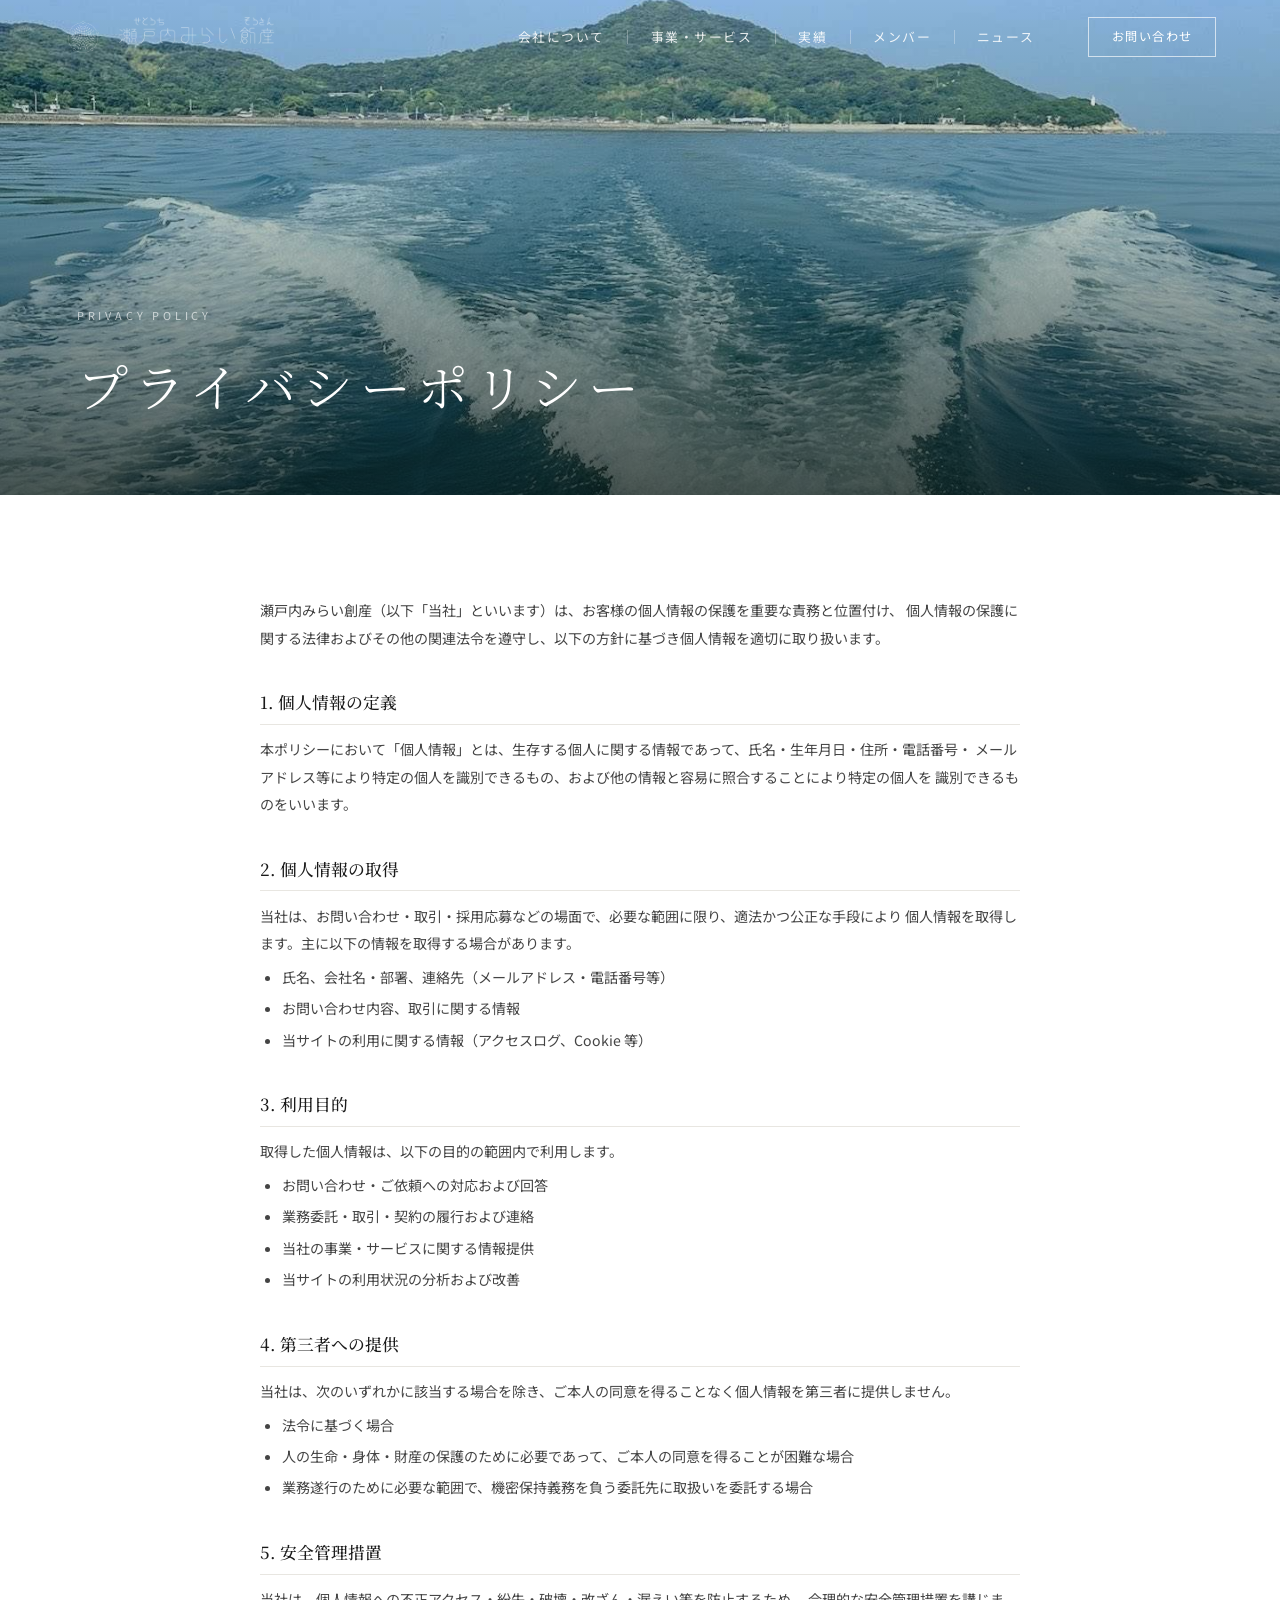
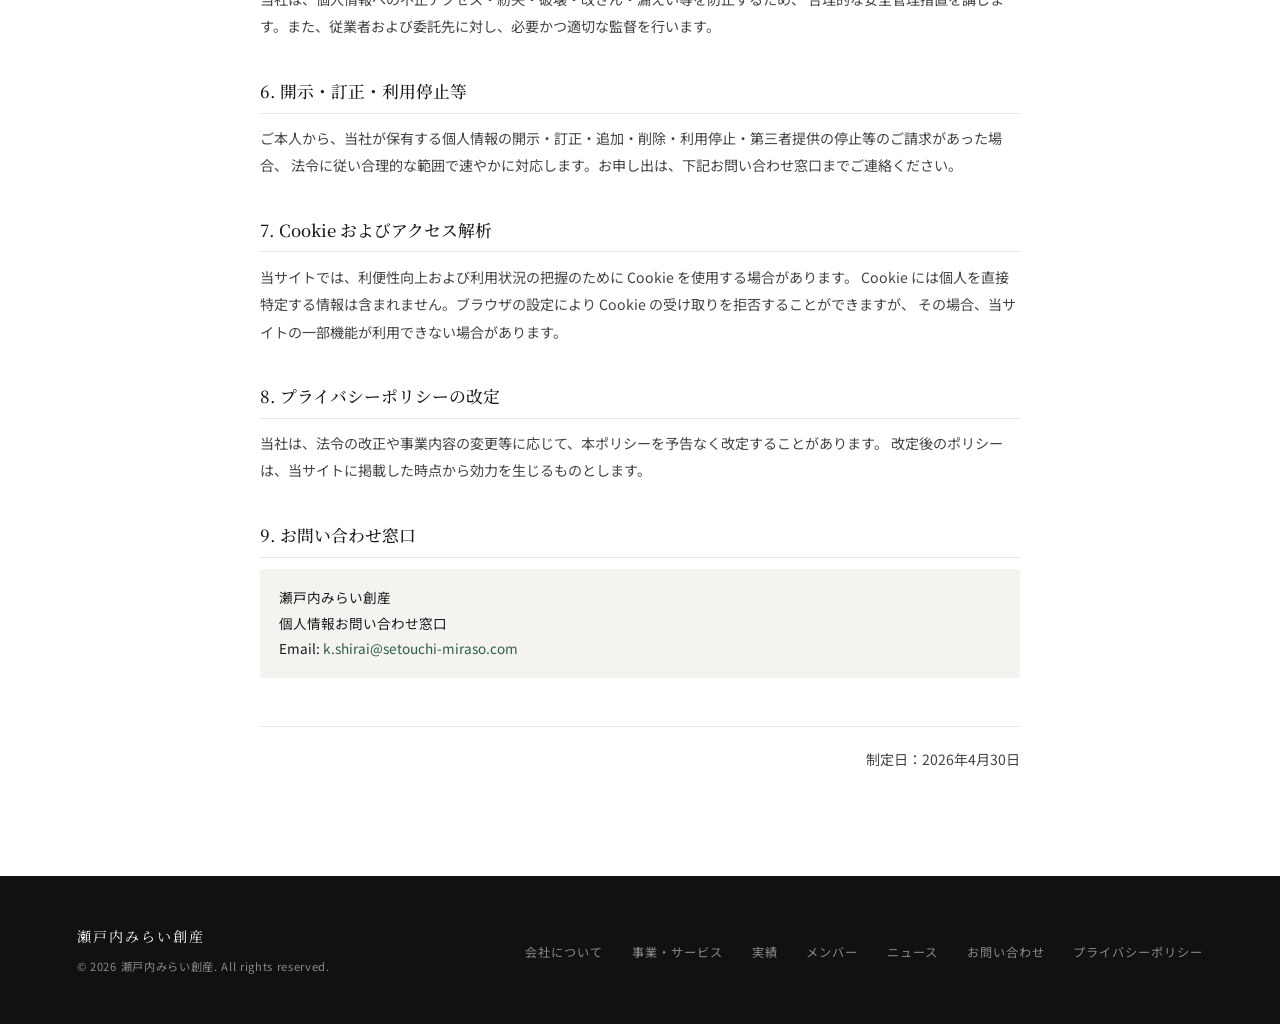
<file: privacy.html>
<!DOCTYPE html>
<html lang="ja">
<head>
  <meta charset="UTF-8">
  <meta name="viewport" content="width=device-width, initial-scale=1.0">
  <title>プライバシーポリシー | 瀬戸内みらい創産</title>
  <meta name="description" content="瀬戸内みらい創産のプライバシーポリシー（個人情報保護方針）。">
  <link rel="preconnect" href="https://fonts.googleapis.com">
  <link href="https://fonts.googleapis.com/css2?family=Noto+Serif+JP:wght@300;400;700&family=Noto+Sans+JP:wght@300;400;500&display=swap" rel="stylesheet">
  <link rel="stylesheet" href="css/style.css">
  <style>
    .policy-body { max-width: 760px; margin: 0 auto; }
    .policy-body h3 {
      font-family: 'Noto Serif JP', serif;
      font-size: 1.05rem;
      font-weight: 500;
      margin: 2.2rem 0 0.7rem;
      padding-bottom: 0.4rem;
      border-bottom: 1px solid #e8e6e1;
      color: var(--dark);
    }
    .policy-body p,
    .policy-body li {
      font-size: 0.88rem;
      line-height: 1.95;
      color: #444;
    }
    .policy-body ul,
    .policy-body ol { margin: 0.4rem 0 0.4rem 1.4rem; }
    .policy-body li { margin-bottom: 0.25rem; }
    .policy-meta {
      margin-top: 3rem;
      padding-top: 1.2rem;
      border-top: 1px solid #e8e6e1;
      font-size: 0.78rem;
      color: var(--gray);
      text-align: right;
    }
    .policy-contact {
      margin-top: 0.5rem;
      padding: 1rem 1.2rem;
      background: var(--cream);
      border-radius: 4px;
      font-size: 0.85rem;
      line-height: 1.9;
    }
  </style>
</head>
<body>

<!-- ── Navigation ── -->
<nav class="nav" id="nav">
  <div class="nav-bg" aria-hidden="true"></div>
  <a href="index.html" class="nav-logo">
    <img class="nav-logo-mark" src="images/logo-nav-mark.png" alt="" aria-hidden="true">
    <img class="nav-logo-type" src="images/logo-nav-type.png" alt="瀬戸内みらい創産">
  </a>
  <ul class="nav-links">
    <li><a href="about.html">会社について</a></li>
    <li><a href="services.html">事業・サービス</a></li>
    <li><a href="works.html">実績</a></li>
    <li><a href="team.html">メンバー</a></li>
    <li><a href="news.html">ニュース</a></li>
  </ul>
  <a href="contact.html" class="nav-cta">お問い合わせ</a>
  <div class="nav-hamburger" id="hamburger">
    <div class="hamburger-lines">
      <span></span><span></span><span></span>
    </div>
  </div>
</nav>
<div class="nav-mobile" id="navMobile">
  <a href="about.html">会社について</a>
  <a href="services.html">事業・サービス</a>
  <a href="works.html">実績</a>
  <a href="team.html">メンバー</a>
  <a href="news.html">ニュース</a>
  <a href="contact.html">お問い合わせ</a>
</div>

<!-- ── Page Hero ── -->
<div class="page-hero">
  <div class="page-hero-bg" style="background-image: url('images/horizon.jpg');"></div>
  <div class="page-hero-overlay"></div>
  <div class="page-hero-content">
    <p class="page-hero-label">Privacy Policy</p>
    <h1 class="page-hero-title">プライバシーポリシー</h1>
  </div>
</div>

<!-- ── 本文 ── -->
<section class="bg-white">
  <div class="section-inner">
    <div class="policy-body fade-up">

      <p>
        瀬戸内みらい創産（以下「当社」といいます）は、お客様の個人情報の保護を重要な責務と位置付け、
        個人情報の保護に関する法律およびその他の関連法令を遵守し、以下の方針に基づき個人情報を適切に取り扱います。
      </p>

      <h3>1. 個人情報の定義</h3>
      <p>
        本ポリシーにおいて「個人情報」とは、生存する個人に関する情報であって、氏名・生年月日・住所・電話番号・
        メールアドレス等により特定の個人を識別できるもの、および他の情報と容易に照合することにより特定の個人を
        識別できるものをいいます。
      </p>

      <h3>2. 個人情報の取得</h3>
      <p>
        当社は、お問い合わせ・取引・採用応募などの場面で、必要な範囲に限り、適法かつ公正な手段により
        個人情報を取得します。主に以下の情報を取得する場合があります。
      </p>
      <ul>
        <li>氏名、会社名・部署、連絡先（メールアドレス・電話番号等）</li>
        <li>お問い合わせ内容、取引に関する情報</li>
        <li>当サイトの利用に関する情報（アクセスログ、Cookie 等）</li>
      </ul>

      <h3>3. 利用目的</h3>
      <p>取得した個人情報は、以下の目的の範囲内で利用します。</p>
      <ul>
        <li>お問い合わせ・ご依頼への対応および回答</li>
        <li>業務委託・取引・契約の履行および連絡</li>
        <li>当社の事業・サービスに関する情報提供</li>
        <li>当サイトの利用状況の分析および改善</li>
      </ul>

      <h3>4. 第三者への提供</h3>
      <p>
        当社は、次のいずれかに該当する場合を除き、ご本人の同意を得ることなく個人情報を第三者に提供しません。
      </p>
      <ul>
        <li>法令に基づく場合</li>
        <li>人の生命・身体・財産の保護のために必要であって、ご本人の同意を得ることが困難な場合</li>
        <li>業務遂行のために必要な範囲で、機密保持義務を負う委託先に取扱いを委託する場合</li>
      </ul>

      <h3>5. 安全管理措置</h3>
      <p>
        当社は、個人情報への不正アクセス・紛失・破壊・改ざん・漏えい等を防止するため、
        合理的な安全管理措置を講じます。また、従業者および委託先に対し、必要かつ適切な監督を行います。
      </p>

      <h3>6. 開示・訂正・利用停止等</h3>
      <p>
        ご本人から、当社が保有する個人情報の開示・訂正・追加・削除・利用停止・第三者提供の停止等のご請求があった場合、
        法令に従い合理的な範囲で速やかに対応します。お申し出は、下記お問い合わせ窓口までご連絡ください。
      </p>

      <h3>7. Cookie およびアクセス解析</h3>
      <p>
        当サイトでは、利便性向上および利用状況の把握のために Cookie を使用する場合があります。
        Cookie には個人を直接特定する情報は含まれません。ブラウザの設定により Cookie の受け取りを拒否することができますが、
        その場合、当サイトの一部機能が利用できない場合があります。
      </p>

      <h3>8. プライバシーポリシーの改定</h3>
      <p>
        当社は、法令の改正や事業内容の変更等に応じて、本ポリシーを予告なく改定することがあります。
        改定後のポリシーは、当サイトに掲載した時点から効力を生じるものとします。
      </p>

      <h3>9. お問い合わせ窓口</h3>
      <div class="policy-contact">
        瀬戸内みらい創産<br>
        個人情報お問い合わせ窓口<br>
        Email: <a href="mailto:k.shirai@setouchi-miraso.com" style="color: var(--primary);">k.shirai@setouchi-miraso.com</a>
      </div>

      <p class="policy-meta">制定日：2026年4月30日</p>

    </div>
  </div>
</section>

<!-- ── Footer ── -->
<div class="coastline-shikoku" aria-hidden="true"></div>
<footer class="footer">
  <div class="footer-left">
    <p class="footer-logo">瀬戸内みらい創産</p>
    <p class="footer-copy">© 2026 瀬戸内みらい創産. All rights reserved.</p>
  </div>
  <ul class="footer-links">
    <li><a href="about.html">会社について</a></li>
    <li><a href="services.html">事業・サービス</a></li>
    <li><a href="works.html">実績</a></li>
    <li><a href="team.html">メンバー</a></li>
    <li><a href="news.html">ニュース</a></li>
    <li><a href="contact.html">お問い合わせ</a></li>
    <li><a href="privacy.html">プライバシーポリシー</a></li>
  </ul>
</footer>

<script src="js/main.js"></script>
</body>
</html>
</file>
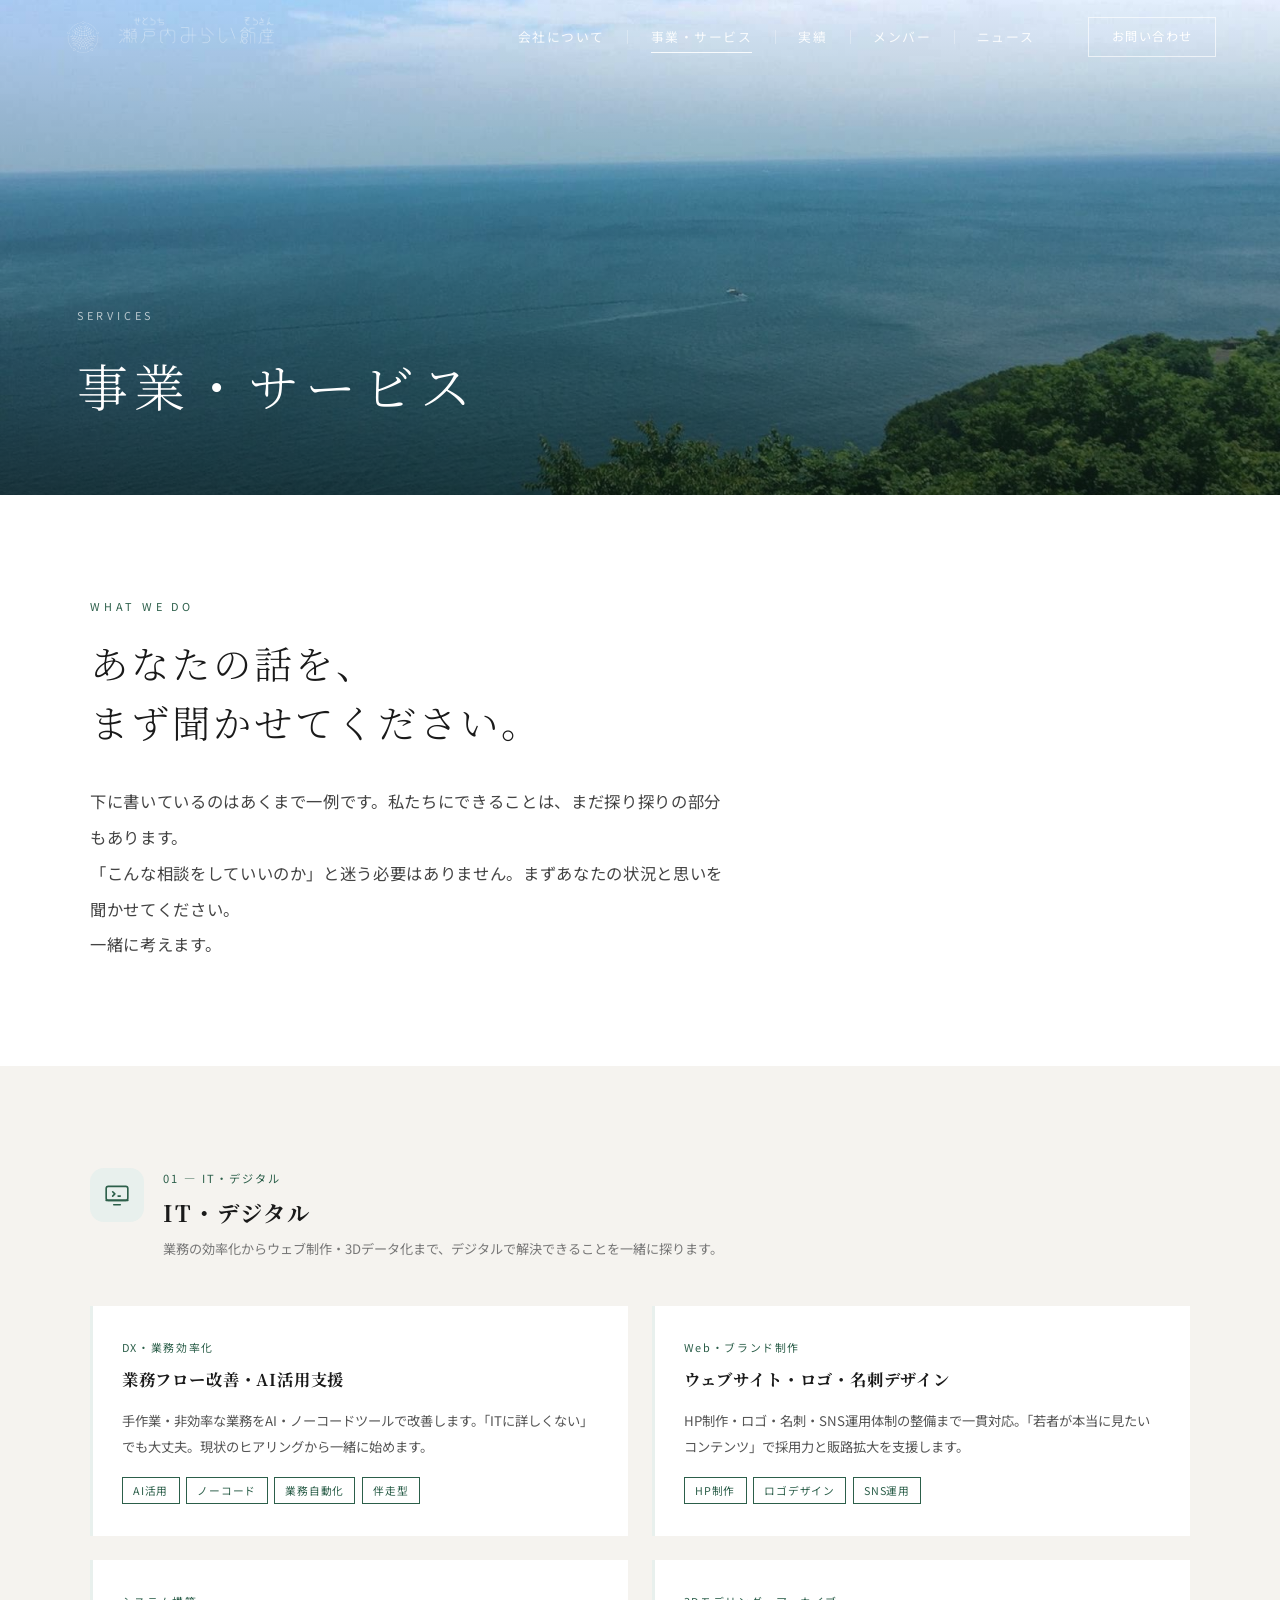
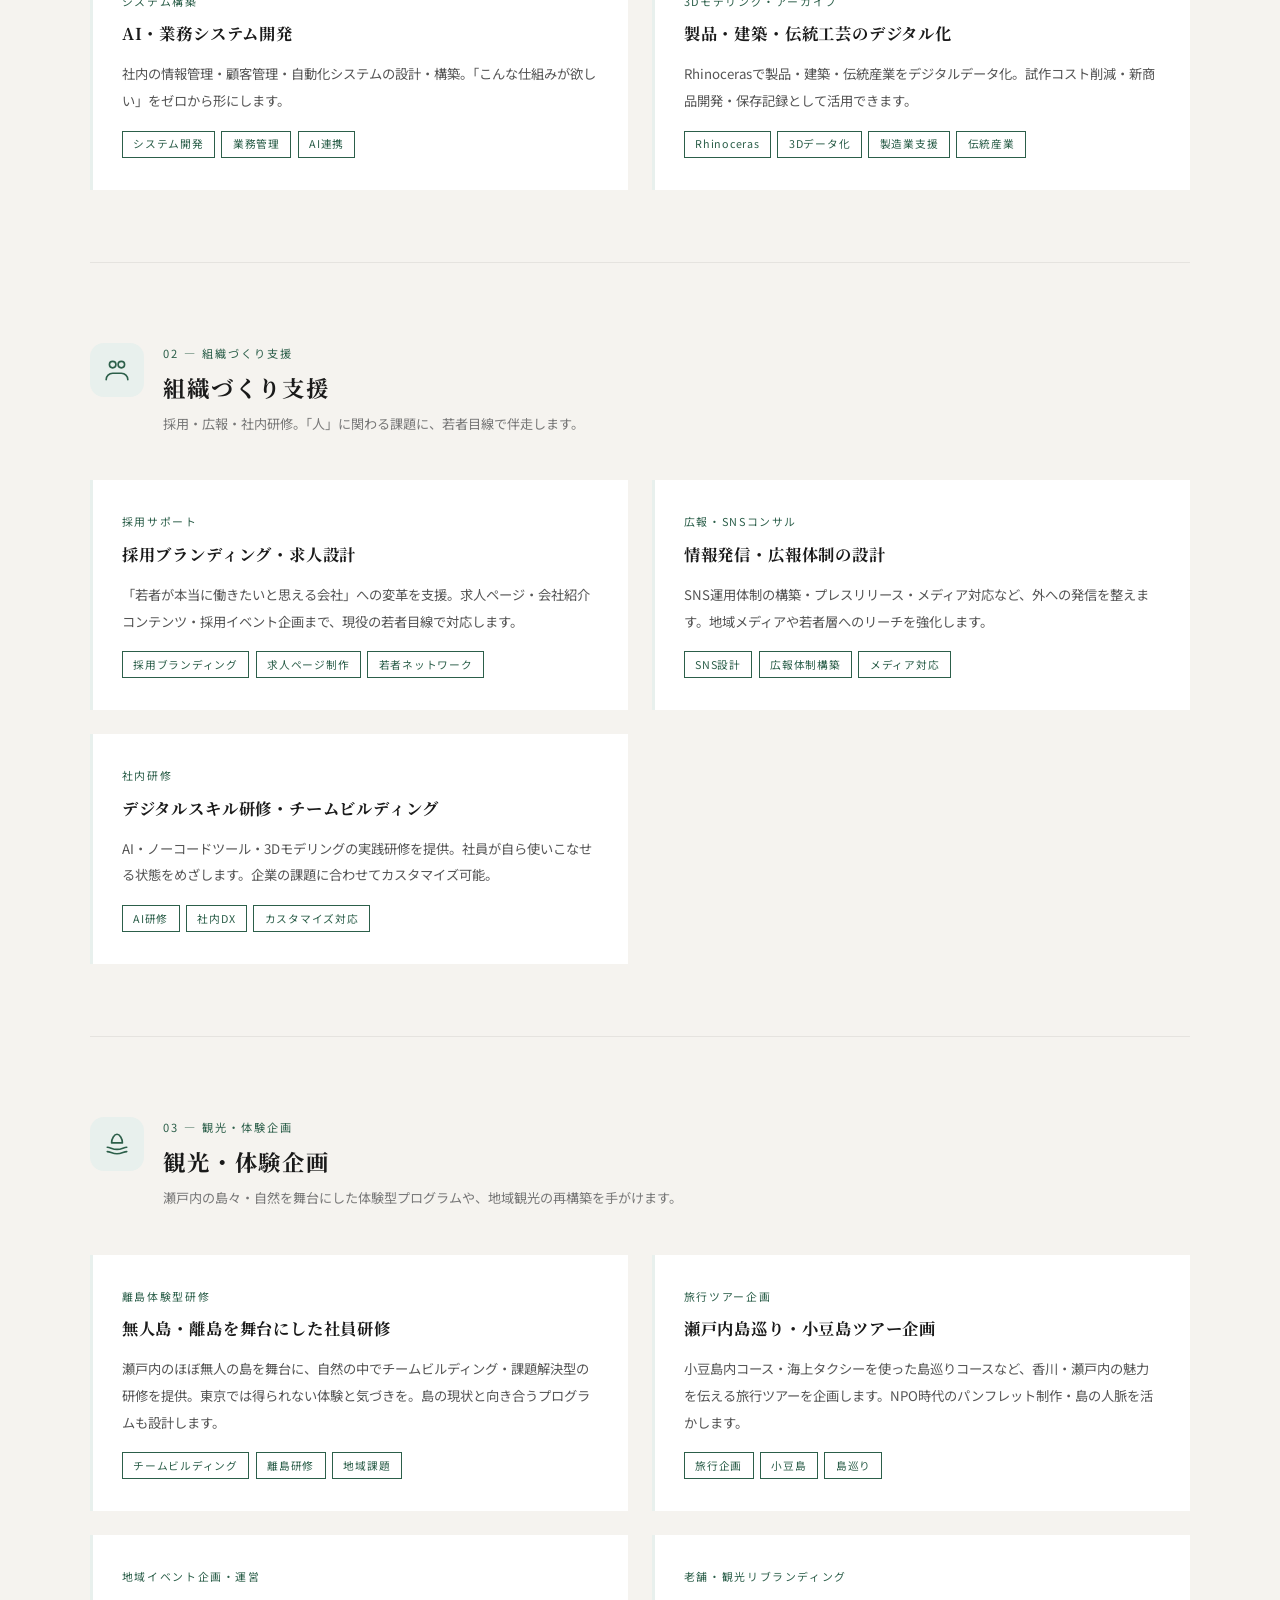
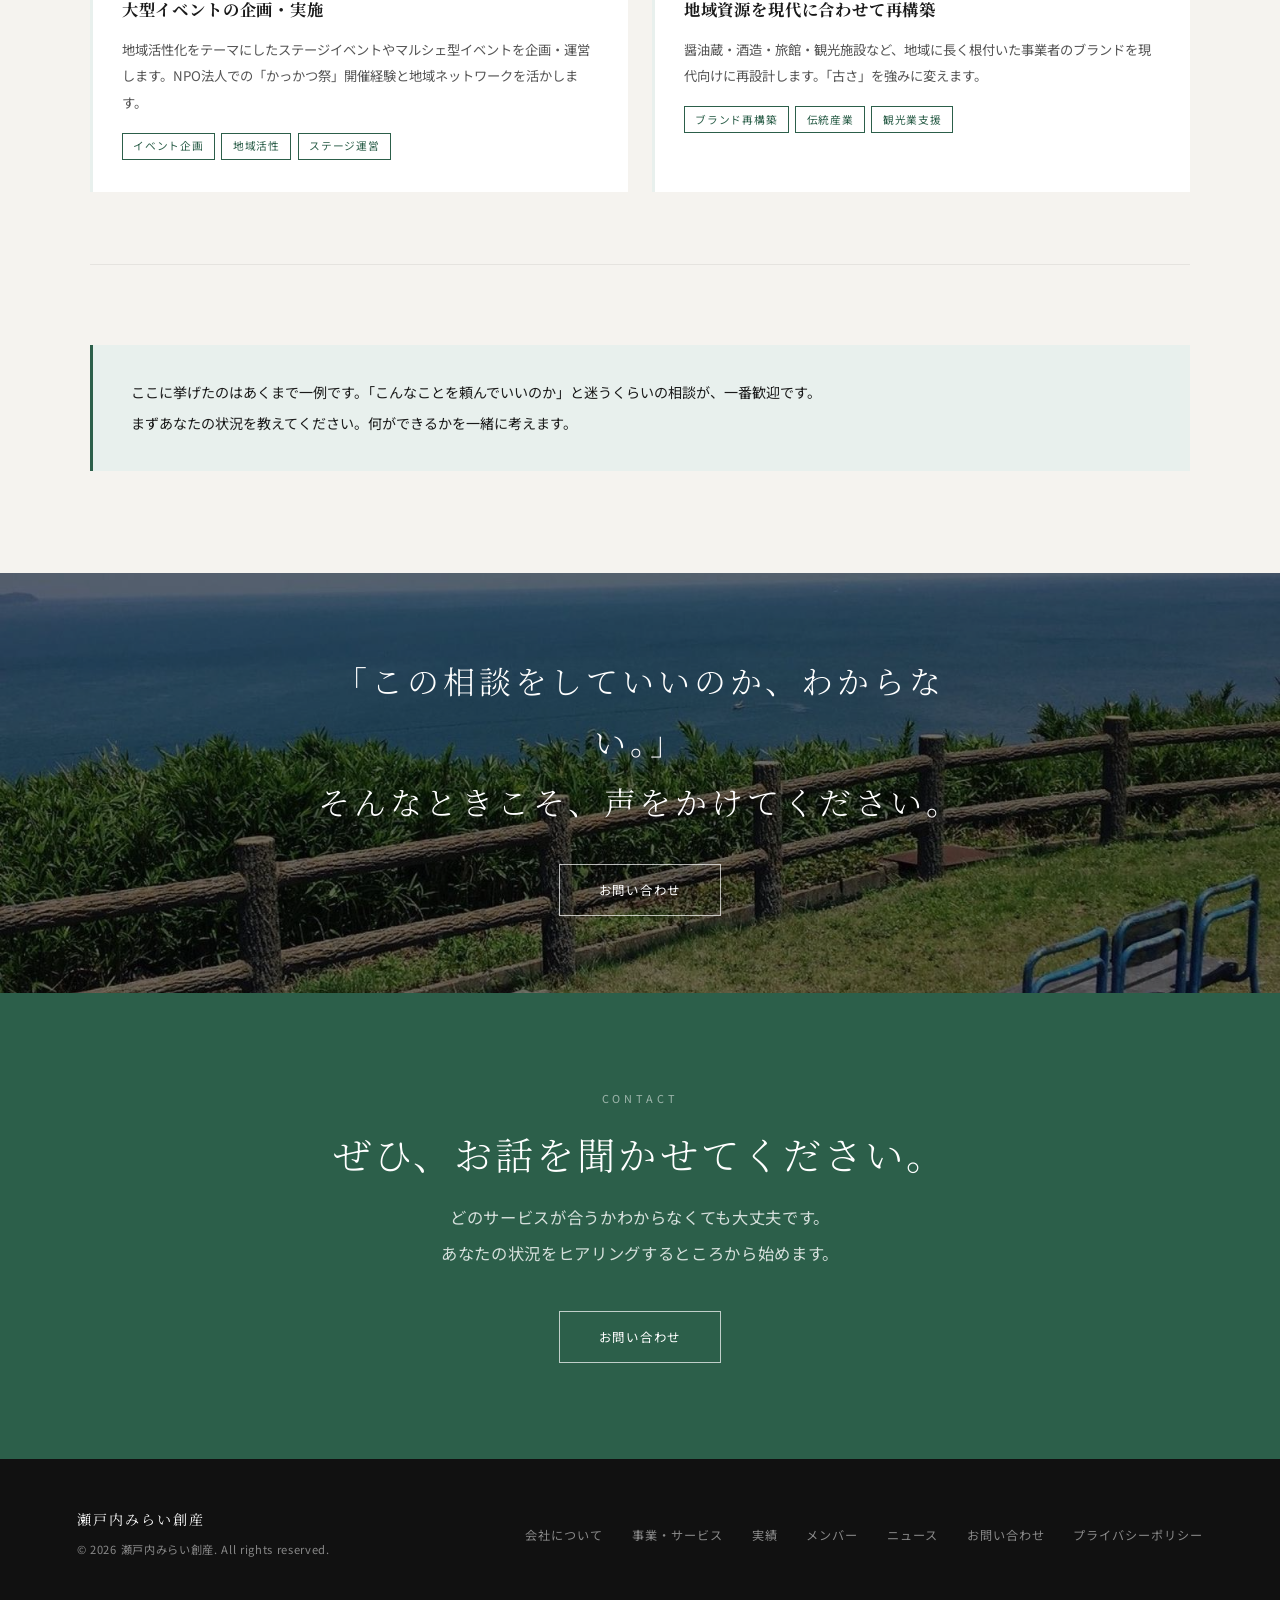
<file: services.html>
<!DOCTYPE html>
<html lang="ja">
<head>
  <meta charset="UTF-8">
  <meta name="viewport" content="width=device-width, initial-scale=1.0">
  <title>事業・サービス | 瀬戸内みらい創産</title>
  <meta name="description" content="IT・デジタル支援、組織づくり支援、観光・体験企画の3分野で香川・瀬戸内を支援する瀬戸内みらい創産のサービス一覧。">
  <link rel="preconnect" href="https://fonts.googleapis.com">
  <link href="https://fonts.googleapis.com/css2?family=Noto+Serif+JP:wght@300;400;700&family=Noto+Sans+JP:wght@300;400;500&display=swap" rel="stylesheet">
  <link rel="stylesheet" href="css/style.css">
  <style>
    .service-category {
      margin-bottom: 5rem;
      padding-bottom: 4.5rem;
      border-bottom: 1px solid #e5e3df;
    }
    .service-category:last-child { border-bottom: none; margin-bottom: 0; }
    .service-cat-header {
      display: flex;
      align-items: flex-start;
      gap: 1.2rem;
      margin-bottom: 2.8rem;
    }
    .service-cat-icon {
      width: 54px; height: 54px;
      border-radius: 14px;
      background: var(--primary-pale);
      display: flex; align-items: center; justify-content: center;
      flex-shrink: 0;
      color: var(--primary);
    }
    .service-cat-icon svg { width: 26px; height: 26px; }
    .service-cat-label {
      font-size: 0.7rem;
      letter-spacing: 0.18em;
      color: var(--primary);
      margin-bottom: 0.25rem;
    }
    .service-cat-title {
      font-family: var(--serif);
      font-size: 1.4rem;
      letter-spacing: 0.08em;
    }
    .service-cat-sub {
      font-size: 0.82rem;
      color: #777;
      margin-top: 0.3rem;
      line-height: 1.8;
      font-family: var(--sans);
    }
    .service-items {
      display: grid;
      grid-template-columns: 1fr 1fr;
      gap: 1.5rem;
    }
    .service-item {
      background: white;
      padding: 2rem 1.8rem;
      border-left: 3px solid var(--primary-pale);
      transition: border-color 0.25s;
    }
    .service-item:hover { border-left-color: var(--primary); }
    .service-item-num {
      font-size: 0.68rem;
      letter-spacing: 0.15em;
      color: var(--primary);
      margin-bottom: 0.5rem;
      font-family: var(--sans);
    }
    .service-item-title {
      font-family: var(--serif);
      font-size: 1.02rem;
      margin-bottom: 0.8rem;
      letter-spacing: 0.05em;
    }
    .service-item-desc {
      font-family: var(--sans);
      font-size: 0.83rem;
      line-height: 2;
      color: #555;
    }
    .service-tags { margin-top: 1rem; display: flex; flex-wrap: wrap; gap: 0.4rem; }
    .service-tag {
      font-size: 0.67rem;
      letter-spacing: 0.07em;
      padding: 0.18rem 0.65rem;
      border: 1px solid var(--primary);
      color: var(--primary);
      font-family: var(--sans);
    }
    .service-note {
      margin-top: 4rem;
      padding: 2rem 2.4rem;
      background: var(--primary-pale);
      font-family: var(--sans);
      font-size: 0.88rem;
      line-height: 2.2;
      color: var(--text);
      border-left: 3px solid var(--primary);
    }
    @media (max-width: 640px) {
      .service-items { grid-template-columns: 1fr; }
      .service-cat-icon { width: 44px; height: 44px; }
    }
  </style>
</head>
<body>

<!-- ── Navigation ── -->
<nav class="nav" id="nav">
  <div class="nav-bg" aria-hidden="true"></div>
  <a href="index.html" class="nav-logo">
    <img class="nav-logo-mark" src="images/logo-nav-mark.png" alt="" aria-hidden="true">
    <img class="nav-logo-type" src="images/logo-nav-type.png" alt="瀬戸内みらい創産">
  </a>
  <ul class="nav-links">
    <li><a href="about.html">会社について</a></li>
    <li><a href="services.html">事業・サービス</a></li>
    <li><a href="works.html">実績</a></li>
    <li><a href="team.html">メンバー</a></li>
    <li><a href="news.html">ニュース</a></li>
  </ul>
  <a href="contact.html" class="nav-cta">お問い合わせ</a>
  <div class="nav-hamburger" id="hamburger">
    <div class="hamburger-lines">
      <span></span><span></span><span></span>
    </div>
  </div>
</nav>
<div class="nav-mobile" id="navMobile">
  <a href="about.html">会社について</a>
  <a href="services.html">事業・サービス</a>
  <a href="works.html">実績</a>
  <a href="team.html">メンバー</a>
  <a href="news.html">ニュース</a>
  <a href="contact.html">お問い合わせ</a>
</div>

<!-- ── Page Hero ── -->
<div class="page-hero">
  <div class="page-hero-bg" style="background-image: url('images/forest.jpg');"></div>
  <div class="page-hero-overlay"></div>
  <div class="page-hero-content">
    <p class="page-hero-label">Services</p>
    <h1 class="page-hero-title">事業・サービス</h1>
  </div>
</div>

<!-- ── Lead ── -->
<section class="bg-white">
  <div class="section-inner">
    <p class="section-label fade-up">What We Do</p>
    <h2 class="section-title fade-up delay-1">
      あなたの話を、<br>まず聞かせてください。
    </h2>
    <p class="section-lead fade-up delay-2">
      下に書いているのはあくまで一例です。私たちにできることは、まだ探り探りの部分もあります。<br>
      「こんな相談をしていいのか」と迷う必要はありません。まずあなたの状況と思いを聞かせてください。<br>
      一緒に考えます。
    </p>
  </div>
</section>

<!-- ── Services ── -->
<section class="bg-cream">
  <div class="section-inner">

    <!-- IT・デジタル -->
    <div class="service-category fade-up">
      <div class="service-cat-header">
        <div class="service-cat-icon">
          <svg viewBox="0 0 24 24" fill="none" stroke="currentColor" stroke-width="1.5" stroke-linecap="round" stroke-linejoin="round">
            <rect x="2" y="4" width="20" height="13" rx="2"/>
            <path d="M2 17h20M9 21h6"/>
            <path d="M8 9l2 2-2 2M13 13h2"/>
          </svg>
        </div>
        <div>
          <p class="service-cat-label">01 — IT・デジタル</p>
          <h3 class="service-cat-title">IT・デジタル</h3>
          <p class="service-cat-sub">業務の効率化からウェブ制作・3Dデータ化まで、デジタルで解決できることを一緒に探ります。</p>
        </div>
      </div>
      <div class="service-items">
        <div class="service-item">
          <p class="service-item-num">DX・業務効率化</p>
          <h4 class="service-item-title">業務フロー改善・AI活用支援</h4>
          <p class="service-item-desc">手作業・非効率な業務をAI・ノーコードツールで改善します。「ITに詳しくない」でも大丈夫。現状のヒアリングから一緒に始めます。</p>
          <div class="service-tags">
            <span class="service-tag">AI活用</span>
            <span class="service-tag">ノーコード</span>
            <span class="service-tag">業務自動化</span>
            <span class="service-tag">伴走型</span>
          </div>
        </div>
        <div class="service-item">
          <p class="service-item-num">Web・ブランド制作</p>
          <h4 class="service-item-title">ウェブサイト・ロゴ・名刺デザイン</h4>
          <p class="service-item-desc">HP制作・ロゴ・名刺・SNS運用体制の整備まで一貫対応。「若者が本当に見たいコンテンツ」で採用力と販路拡大を支援します。</p>
          <div class="service-tags">
            <span class="service-tag">HP制作</span>
            <span class="service-tag">ロゴデザイン</span>
            <span class="service-tag">SNS運用</span>
          </div>
        </div>
        <div class="service-item">
          <p class="service-item-num">システム構築</p>
          <h4 class="service-item-title">AI・業務システム開発</h4>
          <p class="service-item-desc">社内の情報管理・顧客管理・自動化システムの設計・構築。「こんな仕組みが欲しい」をゼロから形にします。</p>
          <div class="service-tags">
            <span class="service-tag">システム開発</span>
            <span class="service-tag">業務管理</span>
            <span class="service-tag">AI連携</span>
          </div>
        </div>
        <div class="service-item">
          <p class="service-item-num">3Dモデリング・アーカイブ</p>
          <h4 class="service-item-title">製品・建築・伝統工芸のデジタル化</h4>
          <p class="service-item-desc">Rhinocerasで製品・建築・伝統産業をデジタルデータ化。試作コスト削減・新商品開発・保存記録として活用できます。</p>
          <div class="service-tags">
            <span class="service-tag">Rhinoceras</span>
            <span class="service-tag">3Dデータ化</span>
            <span class="service-tag">製造業支援</span>
            <span class="service-tag">伝統産業</span>
          </div>
        </div>
      </div>
    </div>

    <!-- 組織づくり支援 -->
    <div class="service-category fade-up">
      <div class="service-cat-header">
        <div class="service-cat-icon">
          <svg viewBox="0 0 24 24" fill="none" stroke="currentColor" stroke-width="1.5" stroke-linecap="round" stroke-linejoin="round">
            <circle cx="8" cy="7" r="3"/>
            <circle cx="16" cy="7" r="3"/>
            <path d="M2 21c0-3.3 2.7-6 6-6h8c3.3 0 6 2.7 6 6"/>
          </svg>
        </div>
        <div>
          <p class="service-cat-label">02 — 組織づくり支援</p>
          <h3 class="service-cat-title">組織づくり支援</h3>
          <p class="service-cat-sub">採用・広報・社内研修。「人」に関わる課題に、若者目線で伴走します。</p>
        </div>
      </div>
      <div class="service-items">
        <div class="service-item">
          <p class="service-item-num">採用サポート</p>
          <h4 class="service-item-title">採用ブランディング・求人設計</h4>
          <p class="service-item-desc">「若者が本当に働きたいと思える会社」への変革を支援。求人ページ・会社紹介コンテンツ・採用イベント企画まで、現役の若者目線で対応します。</p>
          <div class="service-tags">
            <span class="service-tag">採用ブランディング</span>
            <span class="service-tag">求人ページ制作</span>
            <span class="service-tag">若者ネットワーク</span>
          </div>
        </div>
        <div class="service-item">
          <p class="service-item-num">広報・SNSコンサル</p>
          <h4 class="service-item-title">情報発信・広報体制の設計</h4>
          <p class="service-item-desc">SNS運用体制の構築・プレスリリース・メディア対応など、外への発信を整えます。地域メディアや若者層へのリーチを強化します。</p>
          <div class="service-tags">
            <span class="service-tag">SNS設計</span>
            <span class="service-tag">広報体制構築</span>
            <span class="service-tag">メディア対応</span>
          </div>
        </div>
        <div class="service-item">
          <p class="service-item-num">社内研修</p>
          <h4 class="service-item-title">デジタルスキル研修・チームビルディング</h4>
          <p class="service-item-desc">AI・ノーコードツール・3Dモデリングの実践研修を提供。社員が自ら使いこなせる状態をめざします。企業の課題に合わせてカスタマイズ可能。</p>
          <div class="service-tags">
            <span class="service-tag">AI研修</span>
            <span class="service-tag">社内DX</span>
            <span class="service-tag">カスタマイズ対応</span>
          </div>
        </div>
      </div>
    </div>

    <!-- 観光・体験企画 -->
    <div class="service-category fade-up">
      <div class="service-cat-header">
        <div class="service-cat-icon">
          <svg viewBox="0 0 24 24" fill="none" stroke="currentColor" stroke-width="1.5" stroke-linecap="round" stroke-linejoin="round">
            <path d="M12 3C9.5 3 7 7 7 11h10c0-4-2.5-8-5-8z"/>
            <path d="M3 15c3 0 4.5 2 9 2s6-2 9-2"/>
            <path d="M3 19c3 0 4.5 2 9 2s6-2 9-2"/>
          </svg>
        </div>
        <div>
          <p class="service-cat-label">03 — 観光・体験企画</p>
          <h3 class="service-cat-title">観光・体験企画</h3>
          <p class="service-cat-sub">瀬戸内の島々・自然を舞台にした体験型プログラムや、地域観光の再構築を手がけます。</p>
        </div>
      </div>
      <div class="service-items">
        <div class="service-item">
          <p class="service-item-num">離島体験型研修</p>
          <h4 class="service-item-title">無人島・離島を舞台にした社員研修</h4>
          <p class="service-item-desc">瀬戸内のほぼ無人の島を舞台に、自然の中でチームビルディング・課題解決型の研修を提供。東京では得られない体験と気づきを。島の現状と向き合うプログラムも設計します。</p>
          <div class="service-tags">
            <span class="service-tag">チームビルディング</span>
            <span class="service-tag">離島研修</span>
            <span class="service-tag">地域課題</span>
          </div>
        </div>
        <div class="service-item">
          <p class="service-item-num">旅行ツアー企画</p>
          <h4 class="service-item-title">瀬戸内島巡り・小豆島ツアー企画</h4>
          <p class="service-item-desc">小豆島内コース・海上タクシーを使った島巡りコースなど、香川・瀬戸内の魅力を伝える旅行ツアーを企画します。NPO時代のパンフレット制作・島の人脈を活かします。</p>
          <div class="service-tags">
            <span class="service-tag">旅行企画</span>
            <span class="service-tag">小豆島</span>
            <span class="service-tag">島巡り</span>
          </div>
        </div>
        <div class="service-item">
          <p class="service-item-num">地域イベント企画・運営</p>
          <h4 class="service-item-title">大型イベントの企画・実施</h4>
          <p class="service-item-desc">地域活性化をテーマにしたステージイベントやマルシェ型イベントを企画・運営します。NPO法人での「かっかつ祭」開催経験と地域ネットワークを活かします。</p>
          <div class="service-tags">
            <span class="service-tag">イベント企画</span>
            <span class="service-tag">地域活性</span>
            <span class="service-tag">ステージ運営</span>
          </div>
        </div>
        <div class="service-item">
          <p class="service-item-num">老舗・観光リブランディング</p>
          <h4 class="service-item-title">地域資源を現代に合わせて再構築</h4>
          <p class="service-item-desc">醤油蔵・酒造・旅館・観光施設など、地域に長く根付いた事業者のブランドを現代向けに再設計します。「古さ」を強みに変えます。</p>
          <div class="service-tags">
            <span class="service-tag">ブランド再構築</span>
            <span class="service-tag">伝統産業</span>
            <span class="service-tag">観光業支援</span>
          </div>
        </div>
      </div>
    </div>

    <div class="service-note fade-up">
      ここに挙げたのはあくまで一例です。「こんなことを頼んでいいのか」と迷うくらいの相談が、一番歓迎です。<br>
      まずあなたの状況を教えてください。何ができるかを一緒に考えます。
    </div>

  </div>
</section>

<!-- ── Quote Strip ── -->
<div class="quote-strip">
  <div class="quote-strip-bg" style="background-image: url('images/coast.jpg');"></div>
  <div class="quote-strip-content fade-up">
    <p class="quote-strip-text">
      「この相談をしていいのか、わからない。」<br>
      そんなときこそ、声をかけてください。
    </p>
    <div style="margin-top: 2rem;">
      <a href="contact.html" class="btn btn-white">お問い合わせ</a>
    </div>
  </div>
</div>

<!-- ── CTA ── -->
<section class="cta-section">
  <div class="section-inner">
    <p class="section-label fade-up">Contact</p>
    <h2 class="section-title fade-up delay-1">ぜひ、お話を聞かせてください。</h2>
    <p class="section-lead fade-up delay-2">
      どのサービスが合うかわからなくても大丈夫です。<br>
      あなたの状況をヒアリングするところから始めます。
    </p>
    <a href="contact.html" class="btn btn-white fade-up delay-3">お問い合わせ</a>
  </div>
</section>

<!-- ── Footer ── -->
<div class="coastline-shikoku" aria-hidden="true"></div>
<footer class="footer">
  <div class="footer-left">
    <p class="footer-logo">瀬戸内みらい創産</p>
    <p class="footer-copy">© 2026 瀬戸内みらい創産. All rights reserved.</p>
  </div>
  <ul class="footer-links">
    <li><a href="about.html">会社について</a></li>
    <li><a href="services.html">事業・サービス</a></li>
    <li><a href="works.html">実績</a></li>
    <li><a href="team.html">メンバー</a></li>
    <li><a href="news.html">ニュース</a></li>
    <li><a href="contact.html">お問い合わせ</a></li>
    <li><a href="privacy.html">プライバシーポリシー</a></li>
  </ul>
</footer>

<script src="js/main.js"></script>
</body>
</html>
</file>
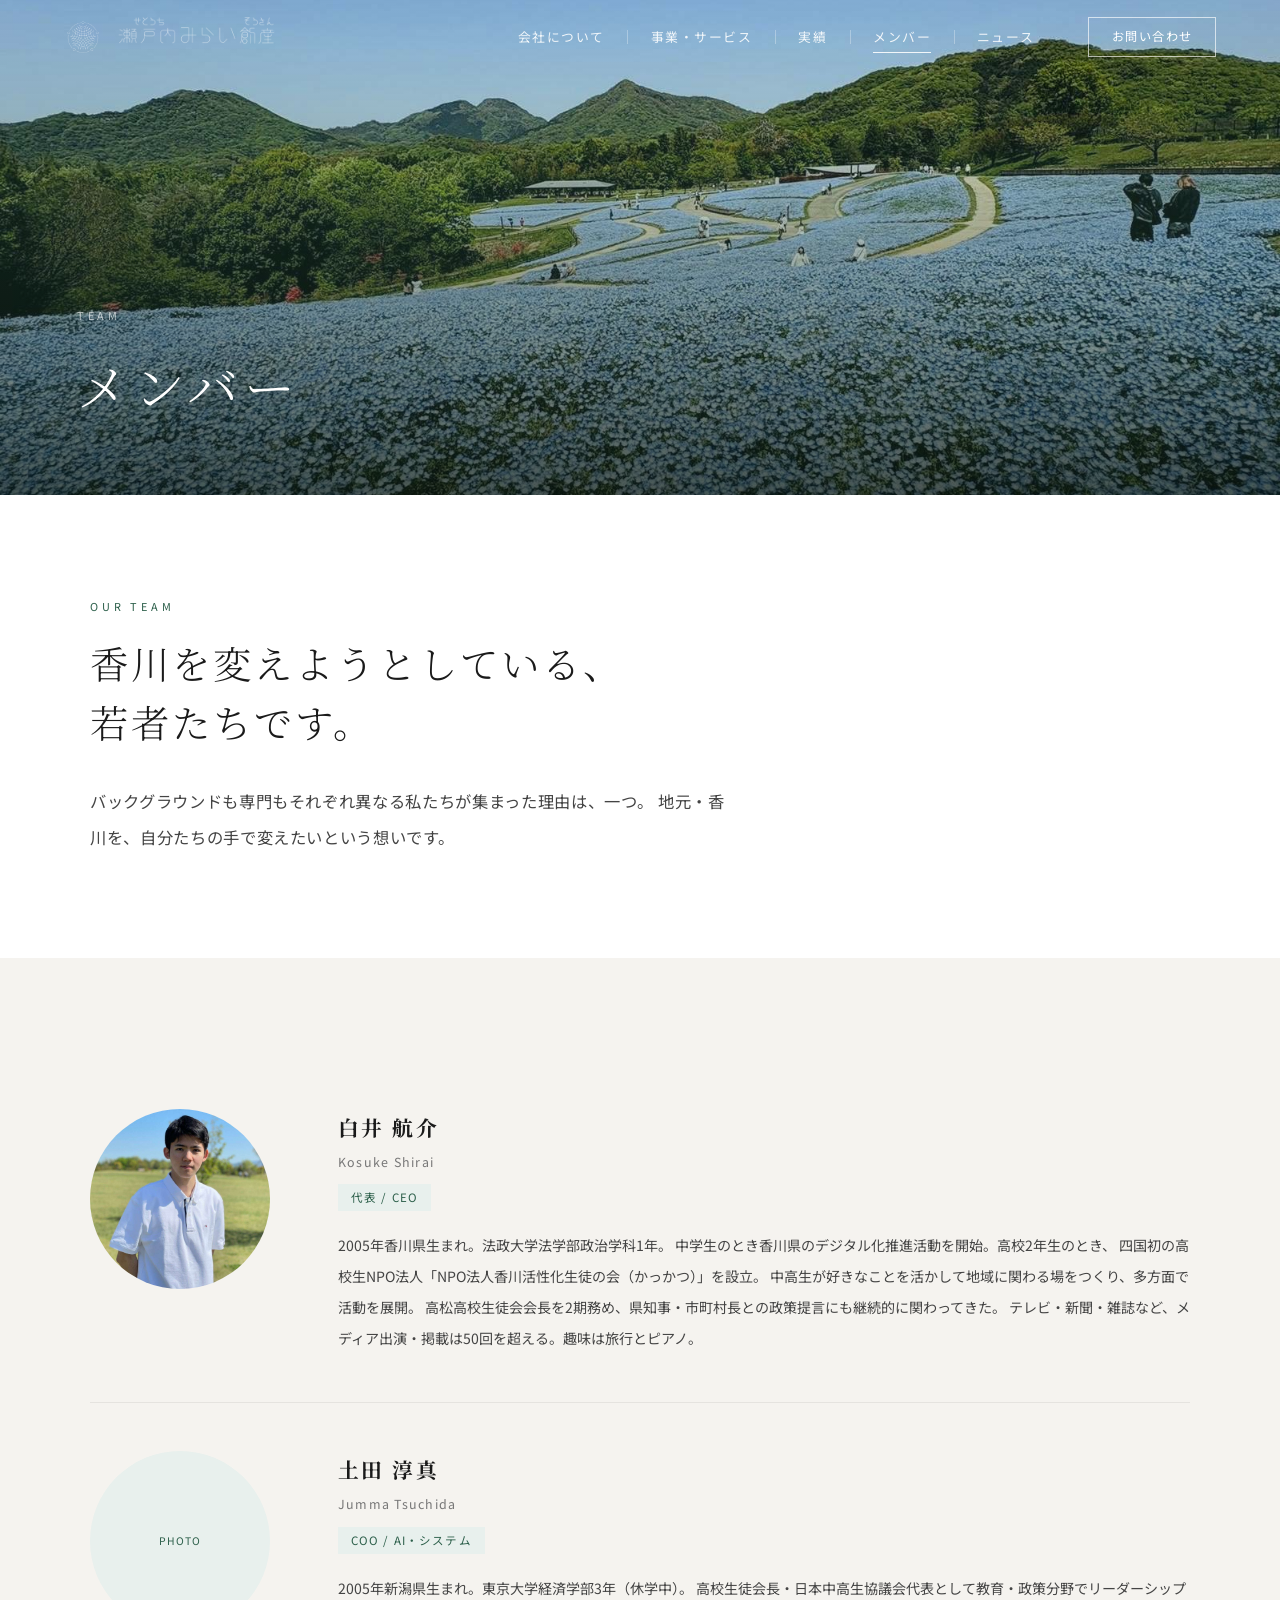
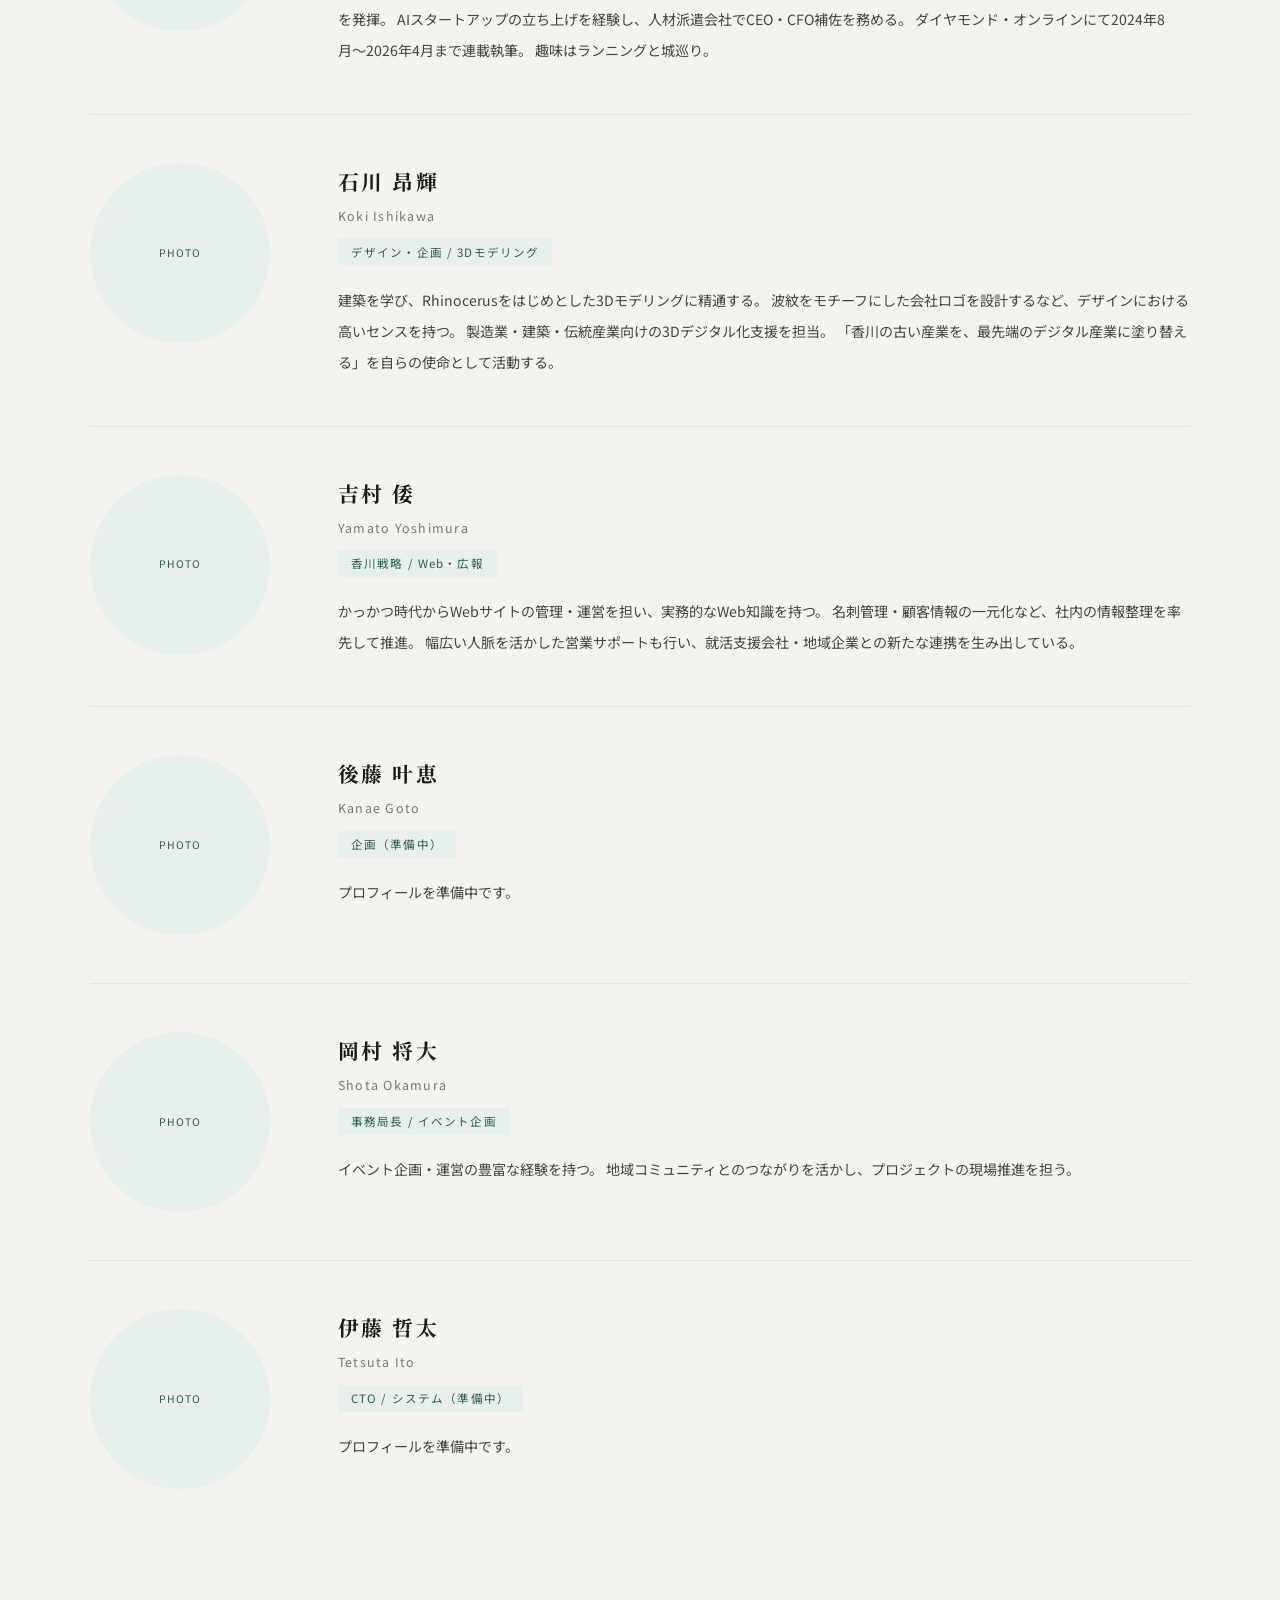
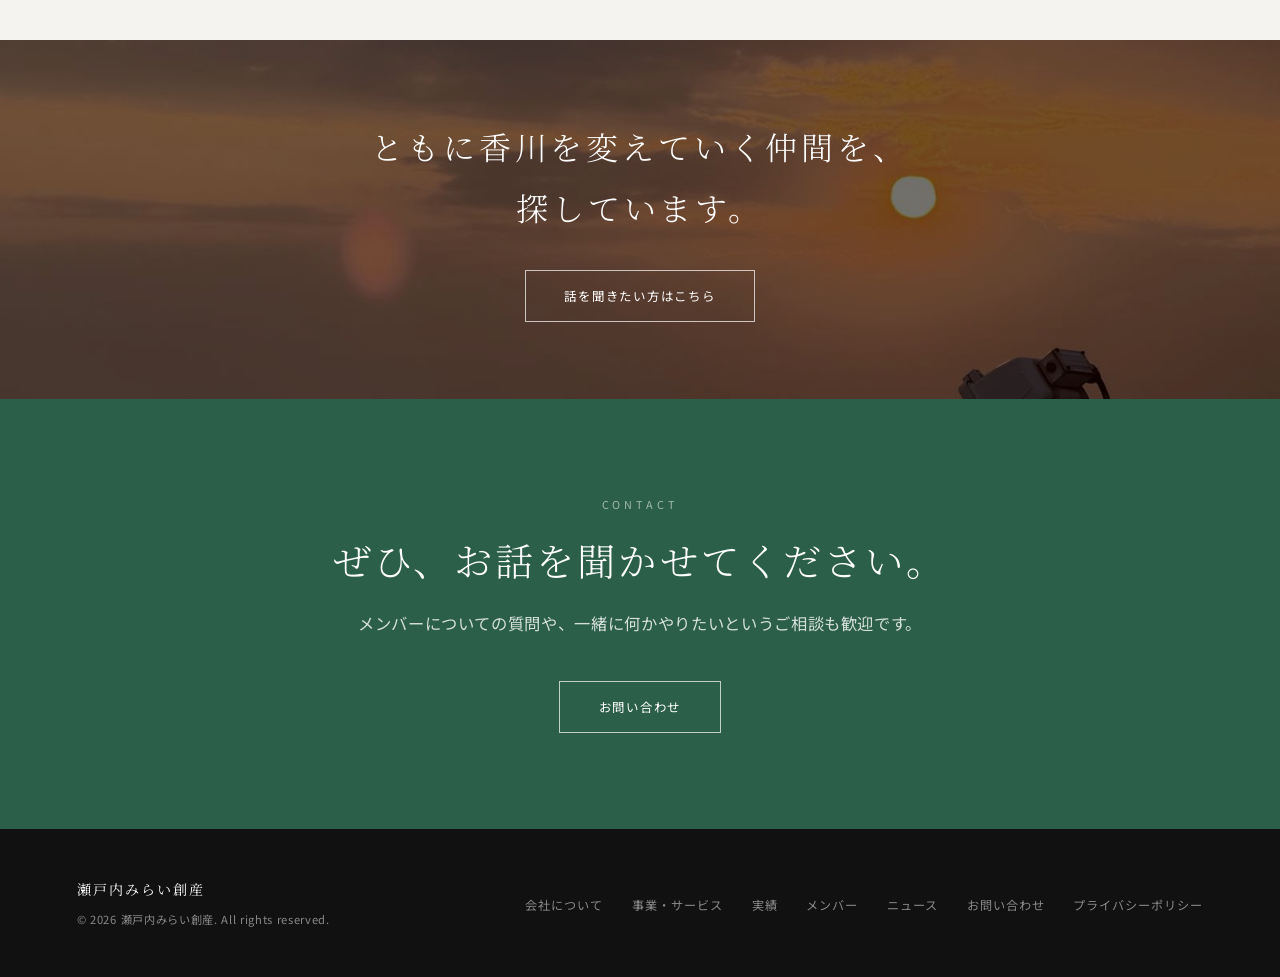
<file: team.html>
<!DOCTYPE html>
<html lang="ja">
<head>
  <meta charset="UTF-8">
  <meta name="viewport" content="width=device-width, initial-scale=1.0">
  <title>メンバー | 瀬戸内みらい創産</title>
  <meta name="description" content="瀬戸内みらい創産のメンバー紹介。香川・瀬戸内の課題解決に挑む若者たち。">
  <link rel="preconnect" href="https://fonts.googleapis.com">
  <link href="https://fonts.googleapis.com/css2?family=Noto+Serif+JP:wght@300;400;700&family=Noto+Sans+JP:wght@300;400;500&display=swap" rel="stylesheet">
  <link rel="stylesheet" href="css/style.css">
  <style>
    .member-card-lg {
      display: grid;
      grid-template-columns: 200px 1fr;
      gap: 3rem;
      padding: 3rem 0;
      border-bottom: 1px solid #e5e3df;
      align-items: start;
    }
    .member-card-lg:last-child { border-bottom: none; }
    .member-photo-lg {
      width: 180px; height: 180px;
      border-radius: 50%; overflow: hidden;
      background: var(--primary-pale);
      display: flex; align-items: center; justify-content: center;
    }
    .member-photo-lg img { width: 100%; height: 100%; object-fit: cover; }
    .member-photo-placeholder-lg {
      width: 100%; height: 100%;
      display: flex; align-items: center; justify-content: center;
      color: var(--primary); font-size: 0.65rem; letter-spacing: 0.1em;
    }
    .member-info-name {
      font-family: var(--serif); font-size: 1.3rem;
      letter-spacing: 0.12em; margin-bottom: 0.3rem;
    }
    .member-info-en { font-size: 0.78rem; color: var(--gray); letter-spacing: 0.1em; margin-bottom: 0.5rem; }
    .member-info-role {
      display: inline-block;
      font-size: 0.72rem; letter-spacing: 0.1em;
      padding: 0.2rem 0.8rem;
      background: var(--primary-pale); color: var(--primary);
      margin-bottom: 1.2rem;
    }
    .member-info-bio { font-size: 0.88rem; line-height: 2.2; color: #444; }
    @media (max-width: 640px) {
      .member-card-lg { grid-template-columns: 1fr; gap: 1.5rem; }
      .member-photo-lg { margin: 0 auto; }
    }
  </style>
</head>
<body>

<!-- ── Navigation ── -->
<nav class="nav" id="nav">
  <div class="nav-bg" aria-hidden="true"></div>
  <a href="index.html" class="nav-logo">
    <img class="nav-logo-mark" src="images/logo-nav-mark.png" alt="" aria-hidden="true">
    <img class="nav-logo-type" src="images/logo-nav-type.png" alt="瀬戸内みらい創産">
  </a>
  <ul class="nav-links">
    <li><a href="about.html">会社について</a></li>
    <li><a href="services.html">事業・サービス</a></li>
    <li><a href="works.html">実績</a></li>
    <li><a href="team.html">メンバー</a></li>
    <li><a href="news.html">ニュース</a></li>
  </ul>
  <a href="contact.html" class="nav-cta">お問い合わせ</a>
  <div class="nav-hamburger" id="hamburger">
    <div class="hamburger-lines">
      <span></span><span></span><span></span>
    </div>
  </div>
</nav>
<div class="nav-mobile" id="navMobile">
  <a href="about.html">会社について</a>
  <a href="services.html">事業・サービス</a>
  <a href="works.html">実績</a>
  <a href="team.html">メンバー</a>
  <a href="news.html">ニュース</a>
  <a href="contact.html">お問い合わせ</a>
</div>

<!-- ── Page Hero ── -->
<div class="page-hero">
  <div class="page-hero-bg" style="background-image: url('images/mountain.jpg');"></div>
  <div class="page-hero-overlay"></div>
  <div class="page-hero-content">
    <p class="page-hero-label">Team</p>
    <h1 class="page-hero-title">メンバー</h1>
  </div>
</div>

<!-- ── Lead ── -->
<section class="bg-white">
  <div class="section-inner">
    <p class="section-label fade-up">Our Team</p>
    <h2 class="section-title fade-up delay-1">香川を変えようとしている、<br>若者たちです。</h2>
    <p class="section-lead fade-up delay-2">
      バックグラウンドも専門もそれぞれ異なる私たちが集まった理由は、一つ。
      地元・香川を、自分たちの手で変えたいという想いです。
    </p>
  </div>
</section>

<!-- ── Members ── -->
<section class="bg-cream">
  <div class="section-inner">

    <div class="member-card-lg fade-up">
      <div>
        <div class="member-photo-lg">
          <img src="images/team-shirai.jpg" alt="白井 航介">
        </div>
      </div>
      <div>
        <h3 class="member-info-name">白井 航介</h3>
        <p class="member-info-en">Kosuke Shirai</p>
        <span class="member-info-role">代表 / CEO</span>
        <p class="member-info-bio">
          2005年香川県生まれ。法政大学法学部政治学科1年。
          中学生のとき香川県のデジタル化推進活動を開始。高校2年生のとき、
          四国初の高校生NPO法人「NPO法人香川活性化生徒の会（かっかつ）」を設立。
          中高生が好きなことを活かして地域に関わる場をつくり、多方面で活動を展開。
          高松高校生徒会会長を2期務め、県知事・市町村長との政策提言にも継続的に関わってきた。
          テレビ・新聞・雑誌など、メディア出演・掲載は50回を超える。趣味は旅行とピアノ。
        </p>
      </div>
    </div>

    <div class="member-card-lg fade-up delay-1">
      <div>
        <div class="member-photo-lg">
          <div class="member-photo-placeholder-lg">PHOTO</div>
        </div>
      </div>
      <div>
        <h3 class="member-info-name">土田 淳真</h3>
        <p class="member-info-en">Jumma Tsuchida</p>
        <span class="member-info-role">COO / AI・システム</span>
        <p class="member-info-bio">
          2005年新潟県生まれ。東京大学経済学部3年（休学中）。
          高校生徒会長・日本中高生協議会代表として教育・政策分野でリーダーシップを発揮。
          AIスタートアップの立ち上げを経験し、人材派遣会社でCEO・CFO補佐を務める。
          ダイヤモンド・オンラインにて2024年8月〜2026年4月まで連載執筆。
          趣味はランニングと城巡り。
        </p>
      </div>
    </div>

    <div class="member-card-lg fade-up delay-2">
      <div>
        <div class="member-photo-lg">
          <div class="member-photo-placeholder-lg">PHOTO</div>
        </div>
      </div>
      <div>
        <h3 class="member-info-name">石川 昂輝</h3>
        <p class="member-info-en">Koki Ishikawa</p>
        <span class="member-info-role">デザイン・企画 / 3Dモデリング</span>
        <p class="member-info-bio">
          建築を学び、Rhinocerusをはじめとした3Dモデリングに精通する。
          波紋をモチーフにした会社ロゴを設計するなど、デザインにおける高いセンスを持つ。
          製造業・建築・伝統産業向けの3Dデジタル化支援を担当。
          「香川の古い産業を、最先端のデジタル産業に塗り替える」を自らの使命として活動する。
        </p>
      </div>
    </div>

    <div class="member-card-lg fade-up delay-1">
      <div>
        <div class="member-photo-lg">
          <div class="member-photo-placeholder-lg">PHOTO</div>
        </div>
      </div>
      <div>
        <h3 class="member-info-name">吉村 倭</h3>
        <p class="member-info-en">Yamato Yoshimura</p>
        <span class="member-info-role">香川戦略 / Web・広報</span>
        <p class="member-info-bio">
          かっかつ時代からWebサイトの管理・運営を担い、実務的なWeb知識を持つ。
          名刺管理・顧客情報の一元化など、社内の情報整理を率先して推進。
          幅広い人脈を活かした営業サポートも行い、就活支援会社・地域企業との新たな連携を生み出している。
        </p>
      </div>
    </div>

    <div class="member-card-lg fade-up delay-2">
      <div>
        <div class="member-photo-lg">
          <div class="member-photo-placeholder-lg">PHOTO</div>
        </div>
      </div>
      <div>
        <h3 class="member-info-name">後藤 叶恵</h3>
        <p class="member-info-en">Kanae Goto</p>
        <span class="member-info-role">企画（準備中）</span>
        <p class="member-info-bio">
          プロフィールを準備中です。
        </p>
      </div>
    </div>

    <div class="member-card-lg fade-up delay-1">
      <div>
        <div class="member-photo-lg">
          <div class="member-photo-placeholder-lg">PHOTO</div>
        </div>
      </div>
      <div>
        <h3 class="member-info-name">岡村 将大</h3>
        <p class="member-info-en">Shota Okamura</p>
        <span class="member-info-role">事務局長 / イベント企画</span>
        <p class="member-info-bio">
          イベント企画・運営の豊富な経験を持つ。
          地域コミュニティとのつながりを活かし、プロジェクトの現場推進を担う。
        </p>
      </div>
    </div>

    <div class="member-card-lg fade-up delay-2">
      <div>
        <div class="member-photo-lg">
          <div class="member-photo-placeholder-lg">PHOTO</div>
        </div>
      </div>
      <div>
        <h3 class="member-info-name">伊藤 哲太</h3>
        <p class="member-info-en">Tetsuta Ito</p>
        <span class="member-info-role">CTO / システム（準備中）</span>
        <p class="member-info-bio">
          プロフィールを準備中です。
        </p>
      </div>
    </div>

  </div>
</section>

<!-- ── Join ── -->
<div class="quote-strip">
  <div class="quote-strip-bg" style="background-image: url('images/sea.jpg');"></div>
  <div class="quote-strip-content fade-up">
    <p class="quote-strip-text">
      ともに香川を変えていく仲間を、<br>
      探しています。
    </p>
    <div style="margin-top: 2rem;">
      <a href="contact.html" class="btn btn-white">話を聞きたい方はこちら</a>
    </div>
  </div>
</div>

<!-- ── CTA ── -->
<section class="cta-section">
  <div class="section-inner">
    <p class="section-label fade-up">Contact</p>
    <h2 class="section-title fade-up delay-1">ぜひ、お話を聞かせてください。</h2>
    <p class="section-lead fade-up delay-2">
      メンバーについての質問や、一緒に何かやりたいというご相談も歓迎です。
    </p>
    <a href="contact.html" class="btn btn-white fade-up delay-3">お問い合わせ</a>
  </div>
</section>

<!-- ── Footer ── -->
<div class="coastline-shikoku" aria-hidden="true"></div>
<footer class="footer">
  <div class="footer-left">
    <p class="footer-logo">瀬戸内みらい創産</p>
    <p class="footer-copy">© 2026 瀬戸内みらい創産. All rights reserved.</p>
  </div>
  <ul class="footer-links">
    <li><a href="about.html">会社について</a></li>
    <li><a href="services.html">事業・サービス</a></li>
    <li><a href="works.html">実績</a></li>
    <li><a href="team.html">メンバー</a></li>
    <li><a href="news.html">ニュース</a></li>
    <li><a href="contact.html">お問い合わせ</a></li>
    <li><a href="privacy.html">プライバシーポリシー</a></li>
  </ul>
</footer>

<script src="js/main.js"></script>
</body>
</html>
</file>
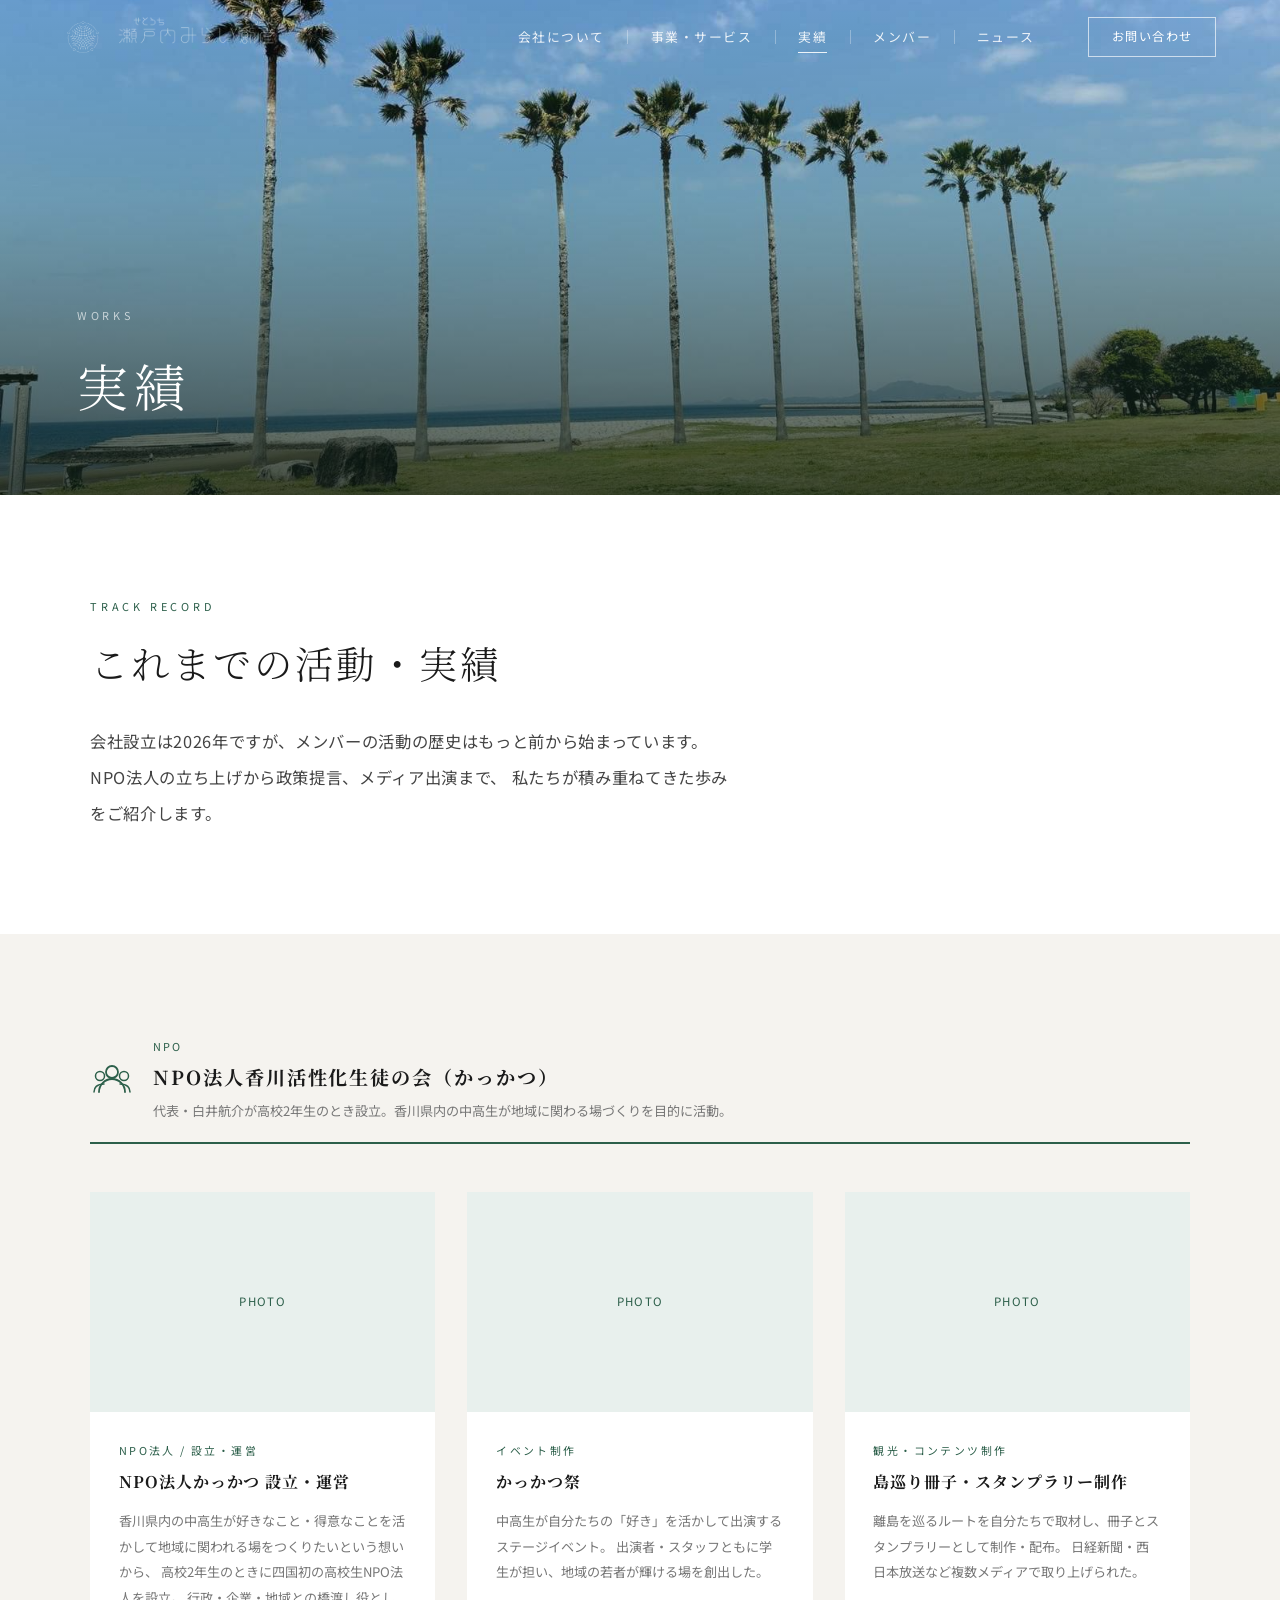
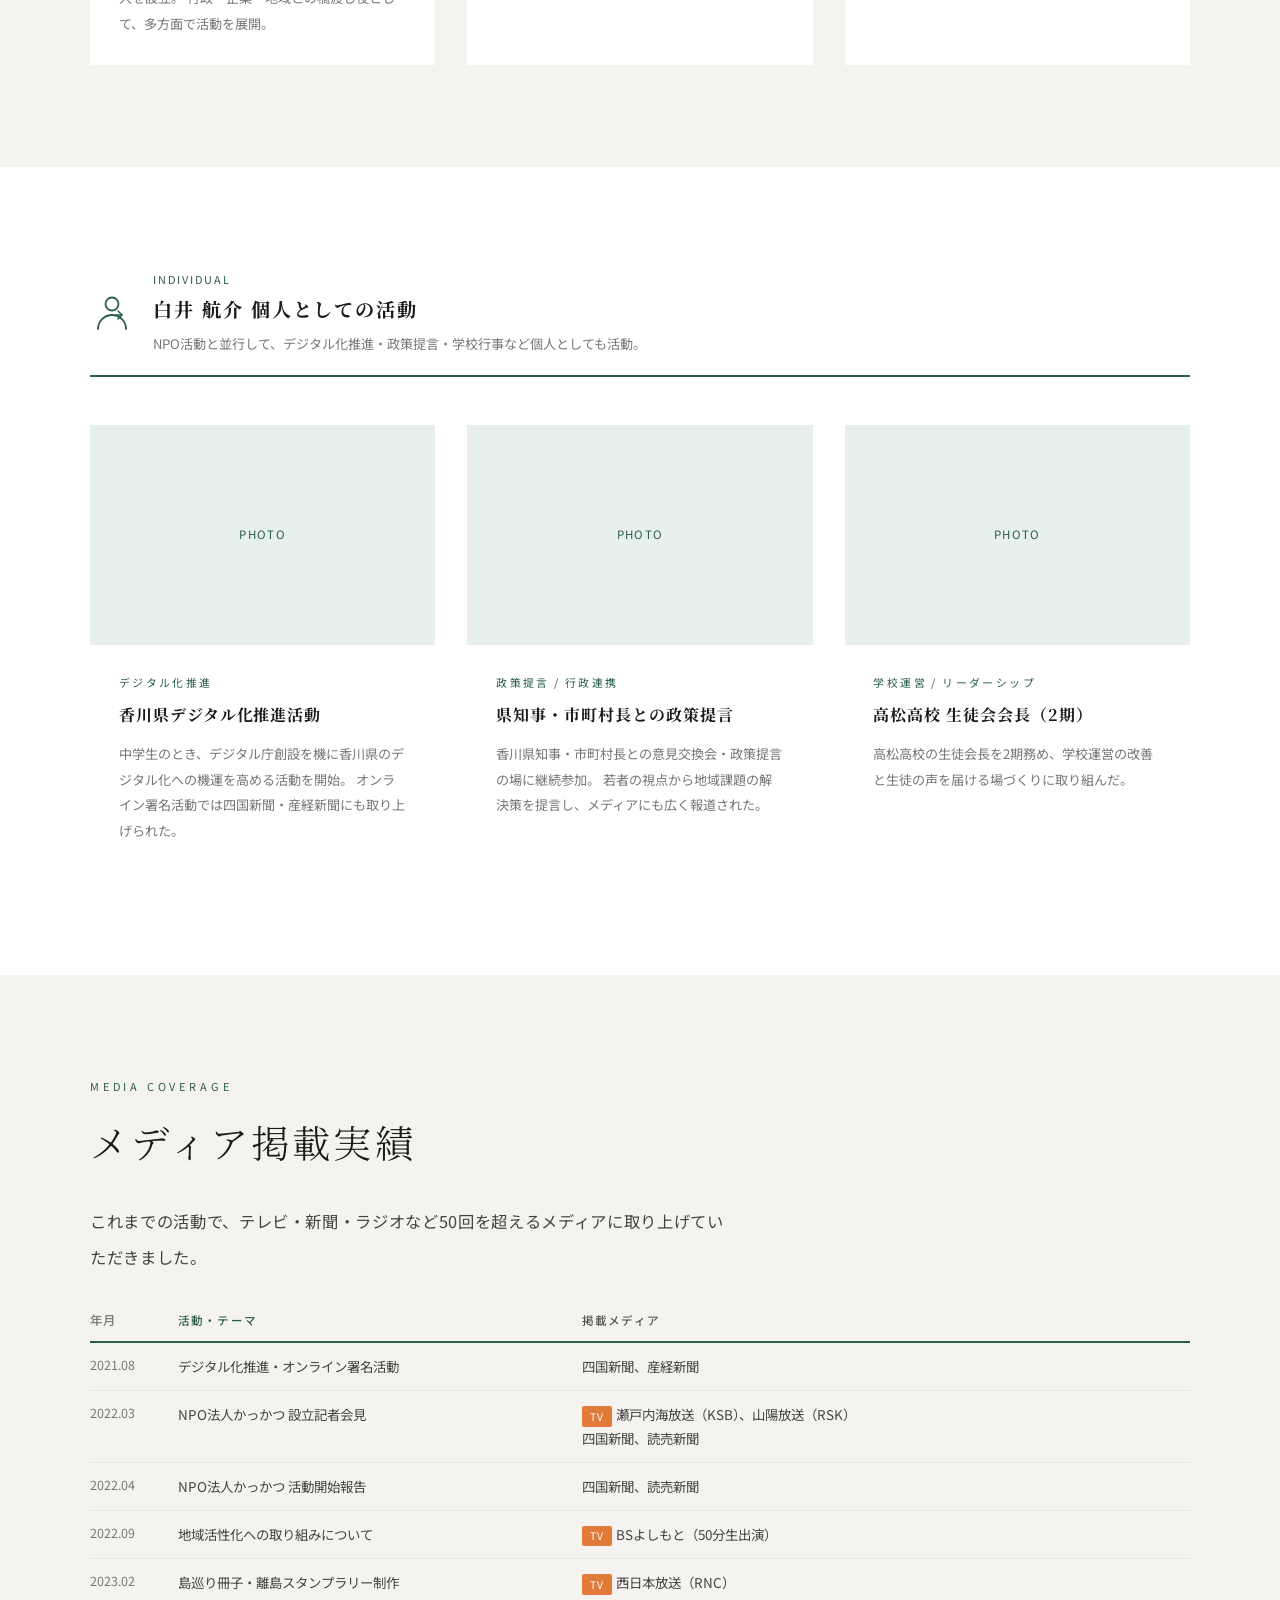
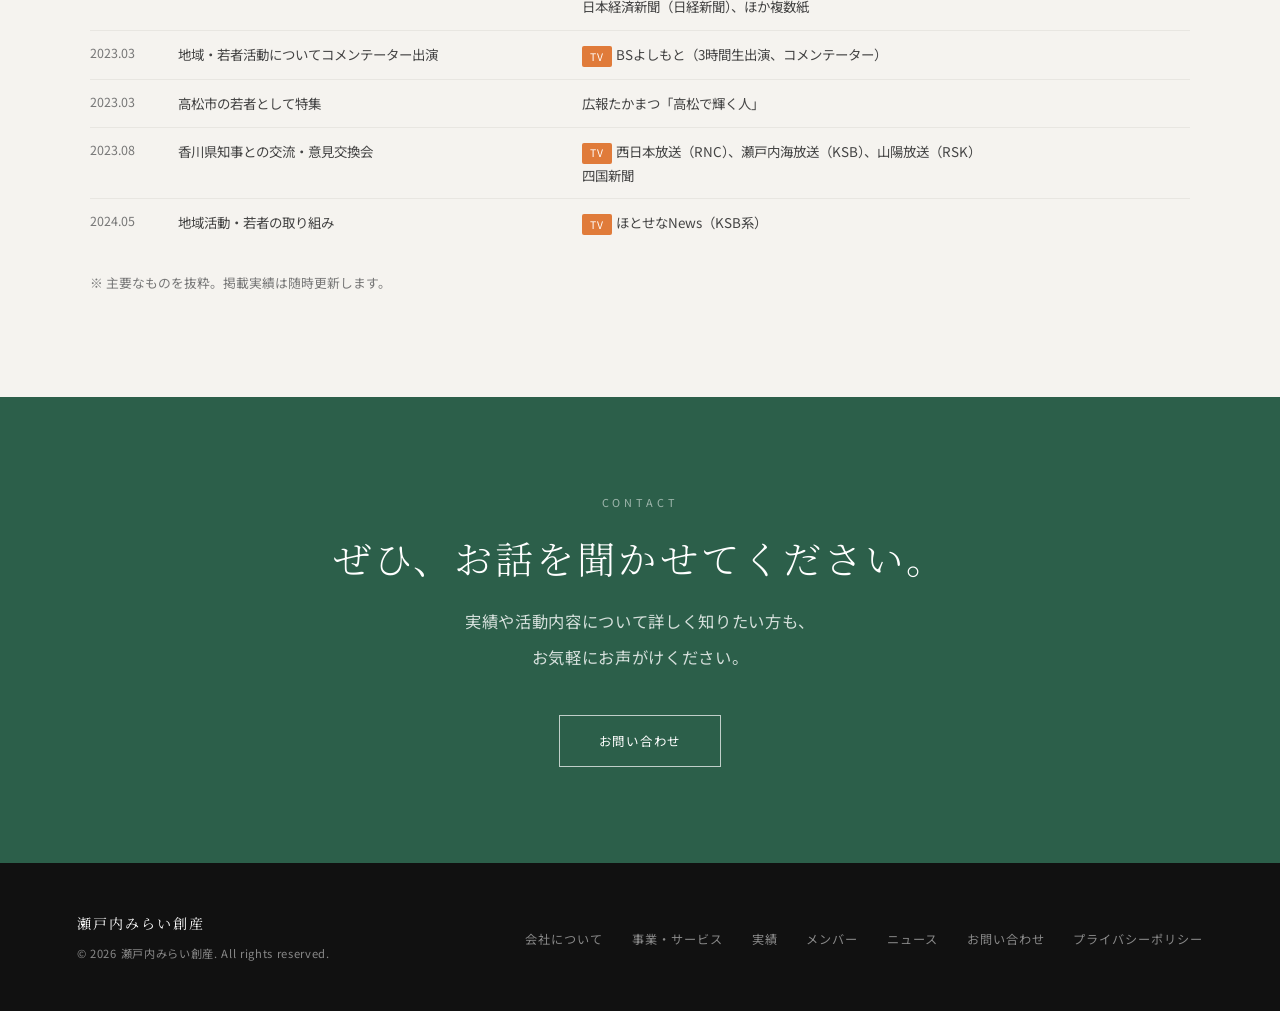
<file: works.html>
<!DOCTYPE html>
<html lang="ja">
<head>
  <meta charset="UTF-8">
  <meta name="viewport" content="width=device-width, initial-scale=1.0">
  <title>実績 | 瀬戸内みらい創産</title>
  <meta name="description" content="瀬戸内みらい創産の実績・メディア掲載。NPO法人香川活性化生徒の会（かっかつ）設立・かっかつ祭・政策提言など。">
  <link rel="preconnect" href="https://fonts.googleapis.com">
  <link href="https://fonts.googleapis.com/css2?family=Noto+Serif+JP:wght@300;400;700&family=Noto+Sans+JP:wght@300;400;500&display=swap" rel="stylesheet">
  <link rel="stylesheet" href="css/style.css">
  <style>
    .works-section-header {
      display: flex;
      align-items: center;
      gap: 1.2rem;
      margin-bottom: 2.5rem;
      padding-bottom: 1.2rem;
      border-bottom: 2px solid var(--primary);
    }
    .works-section-icon {
      width: 44px; height: 44px;
      flex-shrink: 0;
      color: var(--primary);
    }
    .works-section-label {
      font-size: 0.68rem;
      letter-spacing: 0.18em;
      color: var(--primary);
      text-transform: uppercase;
      margin-bottom: 0.2rem;
    }
    .works-section-title {
      font-family: var(--serif);
      font-size: 1.2rem;
      letter-spacing: 0.1em;
      color: var(--dark);
      margin: 0;
    }
    .works-section-sub {
      font-size: 0.82rem;
      color: var(--gray);
      margin-top: 0.3rem;
    }
    /* メディア表 */
    .media-table {
      width: 100%;
      border-collapse: collapse;
      font-size: 0.84rem;
      margin-top: 1.5rem;
    }
    .media-table th {
      text-align: left;
      font-family: var(--sans);
      font-weight: 500;
      font-size: 0.72rem;
      letter-spacing: 0.1em;
      color: var(--primary);
      border-bottom: 2px solid var(--primary);
      padding: 0.6rem 1rem 0.6rem 0;
    }
    .media-table td {
      padding: 0.75rem 1rem 0.75rem 0;
      border-bottom: 1px solid #e8e6e1;
      vertical-align: top;
      line-height: 1.7;
      color: #444;
    }
    .media-table tr:last-child td { border-bottom: none; }
    .media-table .col-date { width: 5.5rem; white-space: nowrap; color: var(--gray); font-size: 0.78rem; }
    .media-table .col-topic { }
    .media-table .col-media { color: #555; }
    .media-badge {
      display: inline-block;
      font-size: 0.65rem;
      letter-spacing: 0.08em;
      padding: 0.1rem 0.5rem;
      border-radius: 2px;
      margin-right: 0.3rem;
      vertical-align: middle;
      background: var(--primary);
      color: #fff;
    }
    .media-badge.tv { background: #e07b3a; }
    .media-badge.radio { background: #5b7fa6; }
    @media (max-width: 640px) {
      .media-table .col-date { width: 4rem; font-size: 0.72rem; }
      .media-table td { font-size: 0.78rem; }
    }
  </style>
</head>
<body>

<!-- ── Navigation ── -->
<nav class="nav" id="nav">
  <div class="nav-bg" aria-hidden="true"></div>
  <a href="index.html" class="nav-logo">
    <img class="nav-logo-mark" src="images/logo-nav-mark.png" alt="" aria-hidden="true">
    <img class="nav-logo-type" src="images/logo-nav-type.png" alt="瀬戸内みらい創産">
  </a>
  <ul class="nav-links">
    <li><a href="about.html">会社について</a></li>
    <li><a href="services.html">事業・サービス</a></li>
    <li><a href="works.html">実績</a></li>
    <li><a href="team.html">メンバー</a></li>
    <li><a href="news.html">ニュース</a></li>
  </ul>
  <a href="contact.html" class="nav-cta">お問い合わせ</a>
  <div class="nav-hamburger" id="hamburger">
    <div class="hamburger-lines">
      <span></span><span></span><span></span>
    </div>
  </div>
</nav>
<div class="nav-mobile" id="navMobile">
  <a href="about.html">会社について</a>
  <a href="services.html">事業・サービス</a>
  <a href="works.html">実績</a>
  <a href="team.html">メンバー</a>
  <a href="news.html">ニュース</a>
  <a href="contact.html">お問い合わせ</a>
</div>

<!-- ── Page Hero ── -->
<div class="page-hero">
  <div class="page-hero-bg" style="background-image: url('images/woods.jpg');"></div>
  <div class="page-hero-overlay"></div>
  <div class="page-hero-content">
    <p class="page-hero-label">Works</p>
    <h1 class="page-hero-title">実績</h1>
  </div>
</div>

<!-- ── Lead ── -->
<section class="bg-white">
  <div class="section-inner">
    <p class="section-label fade-up">Track Record</p>
    <h2 class="section-title fade-up delay-1">これまでの活動・実績</h2>
    <p class="section-lead fade-up delay-2">
      会社設立は2026年ですが、メンバーの活動の歴史はもっと前から始まっています。
      NPO法人の立ち上げから政策提言、メディア出演まで、
      私たちが積み重ねてきた歩みをご紹介します。
    </p>
  </div>
</section>

<!-- ── NPO法人かっかつ ── -->
<section class="bg-cream">
  <div class="section-inner">

    <div class="works-section-header fade-up">
      <svg class="works-section-icon" viewBox="0 0 44 44" fill="none" xmlns="http://www.w3.org/2000/svg" aria-hidden="true">
        <circle cx="22" cy="14" r="6" stroke="currentColor" stroke-width="1.8"/>
        <circle cx="10" cy="18" r="4.5" stroke="currentColor" stroke-width="1.5"/>
        <circle cx="34" cy="18" r="4.5" stroke="currentColor" stroke-width="1.5"/>
        <path d="M4 34c0-4.4 2.7-8 10-8" stroke="currentColor" stroke-width="1.5" stroke-linecap="round"/>
        <path d="M40 34c0-4.4-2.7-8-10-8" stroke="currentColor" stroke-width="1.5" stroke-linecap="round"/>
        <path d="M9 34c0-7.2 5.8-13 13-13s13 5.8 13 13" stroke="currentColor" stroke-width="1.8" stroke-linecap="round"/>
      </svg>
      <div>
        <p class="works-section-label">NPO</p>
        <h2 class="works-section-title">NPO法人香川活性化生徒の会（かっかつ）</h2>
        <p class="works-section-sub">代表・白井航介が高校2年生のとき設立。香川県内の中高生が地域に関わる場づくりを目的に活動。</p>
      </div>
    </div>

    <div class="works-grid">

      <div class="work-card fade-up delay-1">
        <div class="work-card-img">
          <div class="work-placeholder">PHOTO</div>
        </div>
        <div class="work-card-body">
          <p class="work-card-cat">NPO法人 / 設立・運営</p>
          <h3 class="work-card-title">NPO法人かっかつ 設立・運営</h3>
          <p class="work-card-desc">
            香川県内の中高生が好きなこと・得意なことを活かして地域に関われる場をつくりたいという想いから、
            高校2年生のときに四国初の高校生NPO法人を設立。
            行政・企業・地域との橋渡し役として、多方面で活動を展開。
          </p>
        </div>
      </div>

      <div class="work-card fade-up delay-2">
        <div class="work-card-img">
          <div class="work-placeholder">PHOTO</div>
        </div>
        <div class="work-card-body">
          <p class="work-card-cat">イベント制作</p>
          <h3 class="work-card-title">かっかつ祭</h3>
          <p class="work-card-desc">
            中高生が自分たちの「好き」を活かして出演するステージイベント。
            出演者・スタッフともに学生が担い、地域の若者が輝ける場を創出した。
          </p>
        </div>
      </div>

      <div class="work-card fade-up delay-3">
        <div class="work-card-img">
          <div class="work-placeholder">PHOTO</div>
        </div>
        <div class="work-card-body">
          <p class="work-card-cat">観光・コンテンツ制作</p>
          <h3 class="work-card-title">島巡り冊子・スタンプラリー制作</h3>
          <p class="work-card-desc">
            離島を巡るルートを自分たちで取材し、冊子とスタンプラリーとして制作・配布。
            日経新聞・西日本放送など複数メディアで取り上げられた。
          </p>
        </div>
      </div>

    </div>
  </div>
</section>

<!-- ── 白井個人 ── -->
<section class="bg-white">
  <div class="section-inner">

    <div class="works-section-header fade-up">
      <svg class="works-section-icon" viewBox="0 0 44 44" fill="none" xmlns="http://www.w3.org/2000/svg" aria-hidden="true">
        <circle cx="22" cy="13" r="6.5" stroke="currentColor" stroke-width="1.8"/>
        <path d="M8 38c0-7.7 6.3-14 14-14s14 6.3 14 14" stroke="currentColor" stroke-width="1.8" stroke-linecap="round"/>
        <path d="M28 20l4 4-4 4" stroke="currentColor" stroke-width="1.5" stroke-linecap="round" stroke-linejoin="round"/>
        <path d="M32 24h-6" stroke="currentColor" stroke-width="1.5" stroke-linecap="round"/>
      </svg>
      <div>
        <p class="works-section-label">Individual</p>
        <h2 class="works-section-title">白井 航介 個人としての活動</h2>
        <p class="works-section-sub">NPO活動と並行して、デジタル化推進・政策提言・学校行事など個人としても活動。</p>
      </div>
    </div>

    <div class="works-grid">

      <div class="work-card fade-up delay-1">
        <div class="work-card-img">
          <div class="work-placeholder">PHOTO</div>
        </div>
        <div class="work-card-body">
          <p class="work-card-cat">デジタル化推進</p>
          <h3 class="work-card-title">香川県デジタル化推進活動</h3>
          <p class="work-card-desc">
            中学生のとき、デジタル庁創設を機に香川県のデジタル化への機運を高める活動を開始。
            オンライン署名活動では四国新聞・産経新聞にも取り上げられた。
          </p>
        </div>
      </div>

      <div class="work-card fade-up delay-2">
        <div class="work-card-img">
          <div class="work-placeholder">PHOTO</div>
        </div>
        <div class="work-card-body">
          <p class="work-card-cat">政策提言 / 行政連携</p>
          <h3 class="work-card-title">県知事・市町村長との政策提言</h3>
          <p class="work-card-desc">
            香川県知事・市町村長との意見交換会・政策提言の場に継続参加。
            若者の視点から地域課題の解決策を提言し、メディアにも広く報道された。
          </p>
        </div>
      </div>

      <div class="work-card fade-up delay-3">
        <div class="work-card-img">
          <div class="work-placeholder">PHOTO</div>
        </div>
        <div class="work-card-body">
          <p class="work-card-cat">学校運営 / リーダーシップ</p>
          <h3 class="work-card-title">高松高校 生徒会会長（2期）</h3>
          <p class="work-card-desc">
            高松高校の生徒会長を2期務め、学校運営の改善と生徒の声を届ける場づくりに取り組んだ。
          </p>
        </div>
      </div>

    </div>
  </div>
</section>

<!-- ── メディア掲載 ── -->
<section class="bg-cream">
  <div class="section-inner">
    <p class="section-label fade-up">Media Coverage</p>
    <h2 class="section-title fade-up delay-1">メディア掲載実績</h2>
    <p class="section-lead fade-up delay-2">
      これまでの活動で、テレビ・新聞・ラジオなど50回を超えるメディアに取り上げていただきました。
    </p>

    <table class="media-table fade-up delay-3">
      <thead>
        <tr>
          <th class="col-date">年月</th>
          <th class="col-topic">活動・テーマ</th>
          <th class="col-media">掲載メディア</th>
        </tr>
      </thead>
      <tbody>
        <tr>
          <td class="col-date">2021.08</td>
          <td>デジタル化推進・オンライン署名活動</td>
          <td>四国新聞、産経新聞</td>
        </tr>
        <tr>
          <td class="col-date">2022.03</td>
          <td>NPO法人かっかつ 設立記者会見</td>
          <td>
            <span class="media-badge tv">TV</span>瀬戸内海放送（KSB）、山陽放送（RSK）<br>
            四国新聞、読売新聞
          </td>
        </tr>
        <tr>
          <td class="col-date">2022.04</td>
          <td>NPO法人かっかつ 活動開始報告</td>
          <td>四国新聞、読売新聞</td>
        </tr>
        <tr>
          <td class="col-date">2022.09</td>
          <td>地域活性化への取り組みについて</td>
          <td>
            <span class="media-badge tv">TV</span>BSよしもと（50分生出演）
          </td>
        </tr>
        <tr>
          <td class="col-date">2023.02</td>
          <td>島巡り冊子・離島スタンプラリー制作</td>
          <td>
            <span class="media-badge tv">TV</span>西日本放送（RNC）<br>
            日本経済新聞（日経新聞）、ほか複数紙
          </td>
        </tr>
        <tr>
          <td class="col-date">2023.03</td>
          <td>地域・若者活動についてコメンテーター出演</td>
          <td>
            <span class="media-badge tv">TV</span>BSよしもと（3時間生出演、コメンテーター）
          </td>
        </tr>
        <tr>
          <td class="col-date">2023.03</td>
          <td>高松市の若者として特集</td>
          <td>広報たかまつ「高松で輝く人」</td>
        </tr>
        <tr>
          <td class="col-date">2023.08</td>
          <td>香川県知事との交流・意見交換会</td>
          <td>
            <span class="media-badge tv">TV</span>西日本放送（RNC）、瀬戸内海放送（KSB）、山陽放送（RSK）<br>
            四国新聞
          </td>
        </tr>
        <tr>
          <td class="col-date">2024.05</td>
          <td>地域活動・若者の取り組み</td>
          <td>
            <span class="media-badge tv">TV</span>ほとせなNews（KSB系）
          </td>
        </tr>
      </tbody>
    </table>

    <p style="margin-top: 1.5rem; font-size: 0.8rem; color: var(--gray);">※ 主要なものを抜粋。掲載実績は随時更新します。</p>

  </div>
</section>

<!-- ── CTA ── -->
<section class="cta-section">
  <div class="section-inner">
    <p class="section-label fade-up">Contact</p>
    <h2 class="section-title fade-up delay-1">ぜひ、お話を聞かせてください。</h2>
    <p class="section-lead fade-up delay-2">
      実績や活動内容について詳しく知りたい方も、<br>
      お気軽にお声がけください。
    </p>
    <a href="contact.html" class="btn btn-white fade-up delay-3">お問い合わせ</a>
  </div>
</section>

<!-- ── Footer ── -->
<div class="coastline-shikoku" aria-hidden="true"></div>
<footer class="footer">
  <div class="footer-left">
    <p class="footer-logo">瀬戸内みらい創産</p>
    <p class="footer-copy">© 2026 瀬戸内みらい創産. All rights reserved.</p>
  </div>
  <ul class="footer-links">
    <li><a href="about.html">会社について</a></li>
    <li><a href="services.html">事業・サービス</a></li>
    <li><a href="works.html">実績</a></li>
    <li><a href="team.html">メンバー</a></li>
    <li><a href="news.html">ニュース</a></li>
    <li><a href="contact.html">お問い合わせ</a></li>
    <li><a href="privacy.html">プライバシーポリシー</a></li>
  </ul>
</footer>

<script src="js/main.js"></script>
</body>
</html>
</file>
<file: css/style.css>
/* ══════════════════════════════════════════════
   瀬戸内みらい創産 — 共通スタイルシート
   ══════════════════════════════════════════════ */

:root {
  --primary:       #2c5f4a;
  --primary-light: #3d7a61;
  --primary-pale:  #e8f0ed;
  --dark:          #1a1a1a;
  --cream:         #f5f3ef;
  --gray:          #777;
  --light:         #faf9f7;
  --white:         #fff;
  --serif:         'Noto Serif JP', 'Yu Mincho', serif;
  --sans:          'Hiragino Kaku Gothic ProN', 'Noto Sans JP', sans-serif;
  --nav-h:         74px;
  --ease:          cubic-bezier(0.4, 0, 0.2, 1);
}

*, *::before, *::after { box-sizing: border-box; margin: 0; padding: 0; }
html { scroll-behavior: smooth; }
body {
  font-family: var(--sans);
  background: var(--cream);
  color: var(--dark);
  line-height: 1.8;
  -webkit-font-smoothing: antialiased;
}
img { max-width: 100%; display: block; }
a  { color: inherit; text-decoration: none; }

/* ── NAV ─────────────────────────────────── */
.nav {
  position: fixed;
  top: 0; left: 0; right: 0;
  height: var(--nav-h);
  z-index: 200;
  display: flex;
  align-items: center;
  padding: 0 clamp(1.5rem, 5vw, 4rem);
  transition: background 0.45s var(--ease);
}
.nav.scrolled {
  /* 背景は .nav-bg の mask が担当。ここでは透明 */
}
.nav-logo {
  font-family: var(--serif);
  font-size: 0.9rem;
  letter-spacing: 0.14em;
  color: var(--white);
  transition: color 0.4s;
  flex-shrink: 0;
  display: flex;
  align-items: center;
  gap: 0.8rem;
}
.nav.scrolled .nav-logo { color: var(--primary); }

/* logo mark + type in nav */
.nav-logo-mark {
  width: 38px; height: 38px;
  flex-shrink: 0;
  object-fit: contain;
  filter: invert(1);
  transition: filter 0.4s;
}
.nav-logo-type {
  height: 48px; width: auto;
  object-fit: contain;
  filter: invert(1);
  transition: filter 0.4s;
}
.nav.scrolled .nav-logo-mark,
.nav.scrolled .nav-logo-type {
  filter: none;
}

.nav-links {
  display: flex;
  gap: 0;
  margin-left: auto;
  list-style: none;
  align-items: center;
}
.nav-links li {
  display: flex;
  align-items: center;
}
.nav-links li + li::before {
  content: '';
  display: block;
  width: 1px;
  height: 0.9em;
  background: rgba(255,255,255,0.3);
  flex-shrink: 0;
  transition: background 0.4s;
}
.nav.scrolled .nav-links li + li::before {
  background: rgba(0,0,0,0.15);
}
.nav-links a {
  font-size: 0.8rem;
  letter-spacing: 0.12em;
  color: rgba(255,255,255,0.88);
  transition: color 0.3s;
  position: relative;
  padding: 0 1.4rem;
}
.nav-links a::after {
  content: '';
  position: absolute;
  bottom: -4px; left: 1.4rem; right: 1.4rem;
  height: 1px;
  background: currentColor;
  transform: scaleX(0);
  transition: transform 0.3s var(--ease);
}
.nav-links a:hover::after,
.nav-links a.active::after { transform: scaleX(1); }
.nav.scrolled .nav-links a { color: var(--dark); }

.nav-cta {
  margin-left: 2rem;
  padding: 0.5rem 1.4rem;
  border: 1px solid rgba(255,255,255,0.65);
  font-size: 0.76rem;
  letter-spacing: 0.12em;
  color: var(--white);
  transition: all 0.3s var(--ease);
  white-space: nowrap;
}
.nav-cta:hover { background: var(--white); color: var(--primary); border-color: var(--white); }
.nav.scrolled .nav-cta { border-color: var(--primary); color: var(--primary); }
.nav.scrolled .nav-cta:hover { background: var(--primary); color: var(--white); }

/* hamburger */
.nav-hamburger {
  display: none;
  flex-direction: row;
  align-items: center;
  gap: 8px;
  cursor: pointer;
  margin-left: auto;
  padding: 6px;
}
.hamburger-lines {
  display: flex;
  flex-direction: column;
  gap: 5px;
}
.nav-hamburger span {
  display: block;
  width: 22px; height: 1.5px;
  background: var(--white);
  transition: all 0.35s var(--ease);
}
.nav.scrolled .nav-hamburger span { background: var(--dark); }
.nav-hamburger.open span:nth-child(1) { transform: translateY(6.5px) rotate(45deg); }
.nav-hamburger.open span:nth-child(2) { opacity: 0; }
.nav-hamburger.open span:nth-child(3) { transform: translateY(-6.5px) rotate(-45deg); }


/* ナビ背景（スクロール時に白く） */
.nav-bg {
  position: absolute;
  top: 0; left: 0;
  width: 100%; height: 100%;
  pointer-events: none;
  z-index: -1;
  background: transparent;
  transition: background 0.45s var(--ease), box-shadow 0.45s var(--ease);
}
.nav.scrolled .nav-bg {
  background: rgba(255,255,255,0.96);
  -webkit-backdrop-filter: blur(14px);
  backdrop-filter: blur(14px);
  box-shadow: 0 1px 28px rgba(0,0,0,0.07);
}

/* mobile overlay */
.nav-mobile {
  position: fixed; inset: 0;
  background: var(--primary);
  z-index: 199;
  display: flex; flex-direction: column;
  align-items: center; justify-content: center;
  gap: 2.8rem;
  opacity: 0; pointer-events: none;
  transition: opacity 0.4s var(--ease);
}
.nav-mobile.open { opacity: 1; pointer-events: all; }
.nav-mobile a {
  font-family: var(--serif);
  font-size: 1.6rem;
  font-weight: 300;
  color: var(--white);
  letter-spacing: 0.15em;
  opacity: 0.9;
  transition: opacity 0.3s;
}
.nav-mobile a:hover { opacity: 1; }


/* ── HERO (INDEX FULL SCREEN) ─────────────── */
.hero {
  height: 100vh; min-height: 620px;
  position: relative;
  display: flex; align-items: center; justify-content: center;
  overflow: hidden;
}
.hero-bg {
  position: absolute; inset: 0;
  background-size: cover; background-position: center;
  will-change: transform;
  transform: scale(1.08);
}
.hero-overlay {
  position: absolute; inset: 0;
  background: linear-gradient(
    150deg,
    rgba(44,95,74,0.62) 0%,
    rgba(10,20,15,0.42) 60%,
    rgba(0,0,0,0.28) 100%
  );
}
.hero-content {
  position: relative;
  text-align: center;
  color: var(--white);
  padding: 0 2rem;
  max-width: 720px;
}
.hero-eyebrow {
  font-size: 0.7rem;
  letter-spacing: 0.35em;
  opacity: 0.75;
  margin-bottom: 2rem;
  text-transform: uppercase;
}
.hero-logo-mark {
  width: 64px; height: 64px;
  border: 1.5px dashed rgba(255,255,255,0.5);
  display: flex; align-items: center; justify-content: center;
  margin: 0 auto 2rem;
  font-size: 0.55rem;
  letter-spacing: 0.1em;
  color: rgba(255,255,255,0.5);
}
.hero-title {
  font-family: var(--serif);
  font-size: clamp(2rem, 6vw, 3.8rem);
  font-weight: 300;
  letter-spacing: 0.12em;
  line-height: 1.45;
  margin-bottom: 1.8rem;
}
.hero-sub {
  font-size: clamp(0.82rem, 2vw, 0.98rem);
  letter-spacing: 0.06em;
  line-height: 2.1;
  opacity: 0.88;
  max-width: 480px;
  margin: 0 auto 3rem;
}
.hero-actions {
  display: flex; gap: 1.2rem; justify-content: center; flex-wrap: wrap;
}
.hero-scroll-indicator {
  position: absolute;
  bottom: 2.5rem; left: 50%;
  transform: translateX(-50%);
  display: flex; flex-direction: column; align-items: center; gap: 0.6rem;
  color: rgba(255,255,255,0.6);
  font-size: 0.62rem; letter-spacing: 0.25em;
}
.hero-scroll-indicator::after {
  content: '';
  display: block;
  width: 1px; height: 48px;
  background: rgba(255,255,255,0.5);
  animation: lineDown 1.8s ease-in-out infinite;
}
@keyframes lineDown {
  0%   { transform: scaleY(0); transform-origin: top; opacity: 1; }
  50%  { transform: scaleY(1); transform-origin: top; opacity: 1; }
  50.01%{ transform: scaleY(1); transform-origin: bottom; }
  100% { transform: scaleY(0); transform-origin: bottom; opacity: 0; }
}

/* ── PAGE HERO (sub-pages) ───────────────── */
.page-hero {
  height: 55vh; min-height: 400px;
  position: relative;
  display: flex; align-items: flex-end;
  padding-bottom: 4rem;
  overflow: hidden;
}
.page-hero-bg {
  position: absolute; inset: 0;
  background-size: cover; background-position: center;
}
.page-hero-overlay {
  position: absolute; inset: 0;
  background: linear-gradient(
    to top,
    rgba(10,25,18,0.72) 0%,
    rgba(44,95,74,0.3) 60%,
    transparent 100%
  );
}
.page-hero-content {
  position: relative;
  color: var(--white);
  padding: 0 clamp(1.5rem, 6vw, 5rem);
}
.page-hero-label {
  font-size: 0.68rem; letter-spacing: 0.35em;
  opacity: 0.65; margin-bottom: 0.8rem;
  text-transform: uppercase;
}
.page-hero-title {
  font-family: var(--serif);
  font-size: clamp(1.8rem, 5vw, 3.2rem);
  font-weight: 300;
  letter-spacing: 0.12em;
}

/* ── SECTION BASE ─────────────────────────── */
section {
  padding: clamp(4rem, 8vw, 7rem) clamp(1.5rem, 6vw, 5rem);
}
.section-inner { max-width: 1100px; margin: 0 auto; }

.section-label {
  font-size: 0.68rem; letter-spacing: 0.35em;
  color: var(--primary); text-transform: uppercase;
  margin-bottom: 1rem;
}
.section-title {
  font-family: var(--serif);
  font-size: clamp(1.5rem, 4vw, 2.4rem);
  font-weight: 300;
  letter-spacing: 0.08em;
  line-height: 1.55;
  margin-bottom: 2rem;
}
.section-lead {
  font-size: clamp(0.88rem, 2vw, 1.02rem);
  line-height: 2.2; letter-spacing: 0.04em;
  color: #444;
  max-width: 640px;
}

/* ── BUTTONS ──────────────────────────────── */
.btn {
  display: inline-block;
  padding: 0.85rem 2.4rem;
  font-size: 0.78rem; letter-spacing: 0.14em;
  border: 1px solid var(--primary);
  color: var(--primary);
  transition: all 0.3s var(--ease);
  cursor: pointer;
}
.btn:hover { background: var(--primary); color: var(--white); }
.btn-fill { background: var(--primary); color: var(--white); }
.btn-fill:hover { background: var(--primary-light); border-color: var(--primary-light); }
.btn-white { border-color: rgba(255,255,255,0.7); color: var(--white); }
.btn-white:hover { background: var(--white); color: var(--primary); border-color: var(--white); }
.btn-sm { padding: 0.6rem 1.6rem; font-size: 0.72rem; }

/* ── FADE ANIMATION ───────────────────────── */
.fade-up {
  opacity: 0;
  transform: translateY(32px);
  transition: opacity 0.75s var(--ease), transform 0.75s var(--ease);
}
.fade-up.visible { opacity: 1; transform: translateY(0); }
.delay-1 { transition-delay: 0.1s; }
.delay-2 { transition-delay: 0.2s; }
.delay-3 { transition-delay: 0.3s; }
.delay-4 { transition-delay: 0.4s; }

/* ── INTRO (INDEX 2-col) ─────────────────── */
.intro-section {
  background: var(--white);
  display: grid;
  grid-template-columns: 1fr 1fr;
  gap: 0;
  padding: 0;
}
.intro-text {
  padding: clamp(4rem, 8vw, 7rem) clamp(2rem, 6vw, 5rem);
  display: flex; flex-direction: column; justify-content: center;
}
.intro-image {
  position: relative; overflow: hidden; min-height: 480px;
}
.intro-image img {
  width: 100%; height: 100%; object-fit: cover;
  transition: transform 0.8s var(--ease);
}
.intro-section:hover .intro-image img { transform: scale(1.04); }

/* ── PULL QUOTE / PHILOSOPHY STRIP ────────── */
.quote-strip {
  position: relative; overflow: hidden;
  min-height: 320px;
  display: flex; align-items: center; justify-content: center;
  text-align: center;
  padding: clamp(3rem, 6vw, 5rem) clamp(1.5rem, 6vw, 4rem);
}
.quote-strip-bg {
  position: absolute; inset: 0;
  background-size: cover; background-position: center;
  filter: brightness(0.45);
}
.quote-strip-content {
  position: relative; color: var(--white);
  max-width: 700px;
}
.quote-strip-text {
  font-family: var(--serif);
  font-size: clamp(1.2rem, 3.5vw, 2rem);
  font-weight: 300;
  letter-spacing: 0.12em;
  line-height: 1.9;
}
.quote-strip-source {
  margin-top: 1.5rem;
  font-size: 0.72rem; letter-spacing: 0.2em;
  opacity: 0.65;
}

/* ── SERVICE CARDS (index overview) ─────── */
.services-section { background: var(--cream); }
.services-grid {
  display: grid;
  grid-template-columns: repeat(auto-fill, minmax(280px, 1fr));
  gap: 1.5rem;
  margin-top: 3rem;
}
.service-card {
  background: var(--white);
  padding: 2.5rem 2rem;
  border-top: 2px solid var(--primary);
  transition: transform 0.35s var(--ease), box-shadow 0.35s var(--ease);
}
.service-card:hover {
  transform: translateY(-5px);
  box-shadow: 0 16px 36px rgba(44,95,74,0.1);
}
.service-card-num {
  font-family: var(--serif);
  font-size: 2.2rem; font-weight: 300;
  color: var(--primary); opacity: 0.22;
  line-height: 1; margin-bottom: 1.2rem;
}
.service-card-title {
  font-family: var(--serif);
  font-size: 1.05rem; letter-spacing: 0.06em;
  margin-bottom: 0.7rem;
}
.service-card-desc {
  font-size: 0.82rem; line-height: 1.95; color: var(--gray);
}

/* ── WORKS CARDS ──────────────────────────── */
.works-grid {
  display: grid;
  grid-template-columns: repeat(auto-fill, minmax(300px, 1fr));
  gap: 2rem;
  margin-top: 3rem;
}
.work-card {
  background: var(--white);
  overflow: hidden;
  transition: box-shadow 0.35s var(--ease);
}
.work-card:hover { box-shadow: 0 12px 32px rgba(0,0,0,0.08); }
.work-card-img {
  height: 220px; overflow: hidden;
  background: var(--primary-pale);
  position: relative;
}
.work-card-img img {
  width: 100%; height: 100%; object-fit: cover;
  transition: transform 0.55s var(--ease);
}
.work-card:hover .work-card-img img { transform: scale(1.06); }
.work-placeholder {
  width: 100%; height: 100%;
  display: flex; align-items: center; justify-content: center;
  color: var(--primary); font-size: 0.72rem;
  letter-spacing: 0.12em;
}
.work-card-body { padding: 1.8rem; }
.work-card-cat {
  font-size: 0.68rem; letter-spacing: 0.22em;
  color: var(--primary); margin-bottom: 0.5rem;
}
.work-card-title {
  font-family: var(--serif);
  font-size: 1rem; letter-spacing: 0.06em; margin-bottom: 0.7rem;
}
.work-card-desc { font-size: 0.82rem; line-height: 1.95; color: var(--gray); }

/* ── ABOUT: MESSAGE ───────────────────────── */
.message-section { background: var(--white); }
.message-layout {
  display: grid; grid-template-columns: 1fr 2fr; gap: 4rem;
  align-items: start;
}
.message-portrait {
  position: sticky; top: calc(var(--nav-h) + 2rem);
}
.message-portrait-img {
  width: 100%; aspect-ratio: 3/4; overflow: hidden;
  background: var(--primary-pale);
}
.message-portrait-img img { width: 100%; height: 100%; object-fit: cover; }
.portrait-placeholder {
  width: 100%; height: 100%;
  display: flex; flex-direction: column;
  align-items: center; justify-content: center;
  color: var(--primary); font-size: 0.7rem;
  letter-spacing: 0.12em; gap: 0.5rem;
}
.portrait-placeholder::before {
  content: '';
  width: 48px; height: 48px;
  border: 1.5px dashed var(--primary);
  border-radius: 50%;
  margin-bottom: 0.5rem;
}
.message-portrait-name {
  margin-top: 1.2rem;
  font-family: var(--serif); font-size: 0.9rem; letter-spacing: 0.1em;
}
.message-portrait-role {
  font-size: 0.72rem; color: var(--gray); letter-spacing: 0.08em; margin-top: 0.2rem;
}
.message-body { font-size: 0.95rem; line-height: 2.4; letter-spacing: 0.04em; }
.message-body p + p { margin-top: 1.8rem; }

/* ── ABOUT: VISION CARDS ─────────────────── */
.vision-grid {
  display: grid; grid-template-columns: repeat(3, 1fr); gap: 1.5rem;
  margin-top: 3rem;
}
.vision-card {
  background: var(--white);
  padding: 2.5rem 2rem;
  border-left: 3px solid var(--primary);
}
.vision-card-num {
  font-family: var(--serif); font-size: 2rem;
  color: var(--primary); opacity: 0.2;
  margin-bottom: 1.2rem;
}
.vision-card-title {
  font-family: var(--serif); font-size: 1rem;
  letter-spacing: 0.06em; margin-bottom: 0.8rem;
  color: var(--primary);
}
.vision-card-text { font-size: 0.85rem; line-height: 2; color: #444; }

/* ── ABOUT: ISSUES ───────────────────────── */
.issues-section { background: var(--white); }
.issues-grid {
  display: grid; grid-template-columns: repeat(auto-fill, minmax(240px, 1fr)); gap: 1px;
  background: #e5e3df; margin-top: 3rem; border: 1px solid #e5e3df;
}
.issue-item {
  background: var(--cream);
  padding: 2.5rem 2rem;
}
.issue-icon {
  width: 40px; height: 2px; background: var(--primary);
  margin-bottom: 1.5rem;
}
.issue-title {
  font-family: var(--serif); font-size: 1.05rem;
  letter-spacing: 0.06em; margin-bottom: 0.8rem;
}
.issue-text { font-size: 0.83rem; line-height: 2; color: #444; }

/* ── ABOUT: COMPANY INFO TABLE ───────────── */
.info-section { background: var(--cream); }
.info-table {
  width: 100%; max-width: 680px;
  border-collapse: collapse; margin-top: 2.5rem;
}
.info-table tr { border-bottom: 1px solid #e0deda; }
.info-table th {
  text-align: left;
  padding: 1.3rem 2rem 1.3rem 0;
  font-size: 0.8rem; font-weight: 500;
  color: var(--gray); letter-spacing: 0.1em;
  width: 180px; vertical-align: top;
  white-space: nowrap;
}
.info-table td {
  padding: 1.3rem 0;
  font-size: 0.9rem; line-height: 1.9;
}

/* ── SERVICES: DETAIL LIST ───────────────── */
.service-detail-list { margin-top: 3rem; border-top: 1px solid #e5e3df; }
.service-detail-item {
  display: grid; grid-template-columns: 72px 1fr; gap: 2rem;
  padding: 3rem 0;
  border-bottom: 1px solid #e5e3df;
  transition: background 0.3s;
}
.service-detail-item:hover { background: var(--light); padding-left: 1rem; padding-right: 1rem; margin-left: -1rem; margin-right: -1rem; }
.sdi-num {
  font-family: var(--serif); font-size: 2.8rem; font-weight: 300;
  color: var(--primary); opacity: 0.18; line-height: 1;
  padding-top: 0.3rem;
}
.sdi-title {
  font-family: var(--serif); font-size: 1.25rem;
  letter-spacing: 0.06em; margin-bottom: 1rem;
}
.sdi-desc { font-size: 0.9rem; line-height: 2.1; color: #444; margin-bottom: 1.2rem; }
.sdi-tags {
  display: flex; flex-wrap: wrap; gap: 0.5rem;
}
.sdi-tag {
  font-size: 0.7rem; padding: 0.25rem 0.8rem;
  background: var(--primary-pale); color: var(--primary);
  letter-spacing: 0.06em;
}

/* ── TEAM ─────────────────────────────────── */
.team-grid {
  display: grid; grid-template-columns: repeat(auto-fill, minmax(200px, 1fr));
  gap: 2.5rem; margin-top: 3rem;
}
.member-card { text-align: center; }
.member-photo {
  width: 148px; height: 148px;
  border-radius: 50%; overflow: hidden;
  background: var(--primary-pale);
  margin: 0 auto 1.2rem;
  display: flex; align-items: center; justify-content: center;
}
.member-photo img { width: 100%; height: 100%; object-fit: cover; }
.member-photo-placeholder {
  width: 100%; height: 100%;
  display: flex; align-items: center; justify-content: center;
  color: var(--primary); font-size: 0.65rem;
  letter-spacing: 0.1em; opacity: 0.7;
}
.member-name {
  font-family: var(--serif); font-size: 1rem;
  letter-spacing: 0.1em; margin-bottom: 0.3rem;
}
.member-en {
  font-size: 0.7rem; color: var(--gray);
  letter-spacing: 0.08em; margin-bottom: 0.5rem;
}
.member-role {
  font-size: 0.75rem; color: var(--primary);
  letter-spacing: 0.06em; margin-bottom: 0.7rem;
}
.member-desc { font-size: 0.78rem; line-height: 1.9; color: var(--gray); max-width: 200px; margin: 0 auto; }

/* ── NEWS / MEDIA ──────────────────────────── */
.news-list { max-width: 820px; margin-top: 3rem; }
.news-item {
  display: grid; grid-template-columns: 130px 1fr; gap: 2rem;
  padding: 2rem 0; border-bottom: 1px solid #e5e3df; align-items: start;
}
.news-date { font-size: 0.8rem; color: var(--gray); letter-spacing: 0.06em; padding-top: 0.15rem; }
.news-badge {
  display: inline-block;
  font-size: 0.66rem; padding: 0.18rem 0.7rem;
  background: var(--primary-pale); color: var(--primary);
  letter-spacing: 0.1em; margin-bottom: 0.4rem;
}
.news-badge.media { background: #e8f4f0; }
.news-title { font-size: 0.9rem; letter-spacing: 0.04em; line-height: 1.8; }
.news-title a { transition: color 0.3s; }
.news-title a:hover { color: var(--primary); }

.media-placeholder {
  padding: 3rem;
  border: 1.5px dashed #ccc;
  text-align: center;
  color: var(--gray);
  font-size: 0.82rem; line-height: 2;
  margin-top: 2rem;
}

/* ── CONTACT ───────────────────────────────── */
.contact-layout {
  display: grid; grid-template-columns: 1fr 1.4fr; gap: 5rem;
  max-width: 1000px;
}
.contact-info-block { margin-bottom: 2.5rem; }
.contact-info-label {
  font-size: 0.68rem; letter-spacing: 0.25em;
  color: var(--gray); text-transform: uppercase;
  margin-bottom: 0.5rem;
}
.contact-info-value {
  font-family: var(--serif); font-size: 1rem;
  letter-spacing: 0.06em; color: var(--dark);
}
.contact-info-value a { color: var(--primary); }

.contact-form { display: flex; flex-direction: column; gap: 1.8rem; }
.form-group { display: flex; flex-direction: column; gap: 0.5rem; }
.form-label { font-size: 0.76rem; letter-spacing: 0.12em; color: var(--gray); }
.form-input,
.form-textarea {
  padding: 0.9rem 1.1rem;
  border: 1px solid #d8d4cf;
  background: var(--white);
  font-family: var(--sans); font-size: 0.9rem;
  outline: none; border-radius: 0;
  -webkit-appearance: none;
  transition: border-color 0.3s;
}
.form-input:focus,
.form-textarea:focus { border-color: var(--primary); }
.form-textarea { min-height: 180px; resize: vertical; }
.form-note { font-size: 0.73rem; color: var(--gray); line-height: 1.9; }

/* ── CTA SECTION ───────────────────────────── */
.cta-section {
  background: var(--primary);
  text-align: center; color: var(--white);
  padding: clamp(4rem, 8vw, 6rem) clamp(1.5rem, 6vw, 5rem);
}
.cta-section .section-label { color: rgba(255,255,255,0.55); }
.cta-section .section-title { color: var(--white); margin-left: auto; margin-right: auto; }
.cta-section .section-lead { color: rgba(255,255,255,0.8); margin: 0 auto 2.5rem; }
.cta-section .section-title + .section-lead { margin-top: -1rem; }

/* ── COASTLINE DECORATION ────────────────────── */

/* 北四国海岸（鳴門〜佐田岬）— 未完成のため非表示 */
.coastline-shikoku {
  display: none;
}

/* ── FOOTER ─────────────────────────────────── */
.footer {
  background: #111;
  color: rgba(255,255,255,0.5);
  padding: 3rem clamp(1.5rem, 6vw, 5rem);
  display: grid; grid-template-columns: 1fr auto;
  align-items: center; gap: 2rem;
}
.footer-left {}
.footer-logo {
  font-family: var(--serif); font-size: 0.88rem;
  color: var(--white); letter-spacing: 0.14em;
  margin-bottom: 0.4rem;
}
.footer-copy { font-size: 0.7rem; letter-spacing: 0.06em; }
.footer-links {
  display: flex; gap: 1.8rem; list-style: none; flex-wrap: wrap;
  justify-content: flex-end;
}
.footer-links a {
  font-size: 0.76rem; letter-spacing: 0.08em;
  color: rgba(255,255,255,0.5);
  transition: color 0.3s;
}
.footer-links a:hover { color: var(--white); }

/* ── MISC UTILITIES ─────────────────────────── */
.bg-white { background: var(--white); }
.bg-cream { background: var(--cream); }
.bg-green { background: var(--primary); }

.divider-line {
  width: 36px; height: 1.5px;
  background: var(--primary);
  margin: 1.5rem 0;
}

/* hero logo (combined mark + type) */
.hero-logo-combined {
  display: block;
  width: auto;
  max-width: 320px;
  height: auto;
  margin: 0 auto 2rem;
  object-fit: contain;
}

/* ── RESPONSIVE ─────────────────────────────── */
@media (max-width: 960px) {
  :root { --nav-h: 36px; }
  .nav { align-items: center; padding: 0 clamp(1.5rem, 5vw, 4rem); }
  .nav-bg { display: none; }
  .nav.scrolled {
    background: rgba(255,255,255,0.96);
    backdrop-filter: blur(14px);
    -webkit-backdrop-filter: blur(14px);
    box-shadow: 0 1px 28px rgba(0,0,0,0.07);
  }
  .nav-links, .nav-cta { display: none; }
  .nav-hamburger { display: flex; }
  .intro-section { grid-template-columns: 1fr; }
  .intro-image { min-height: 300px; }
  .message-layout { grid-template-columns: 1fr; }
  .message-portrait { position: static; }
  .message-portrait-img { aspect-ratio: 1/1; max-width: 240px; }
  .vision-grid { grid-template-columns: 1fr; }
  .contact-layout { grid-template-columns: 1fr; gap: 3rem; }
  .footer { grid-template-columns: 1fr; }
  .footer-links { justify-content: flex-start; }
}
@media (max-width: 640px) {
  .news-item { grid-template-columns: 1fr; gap: 0.3rem; }
  .service-detail-item { grid-template-columns: 1fr; }
  .sdi-num { display: none; }
  .team-grid { grid-template-columns: repeat(2, 1fr); }
}
</file>
